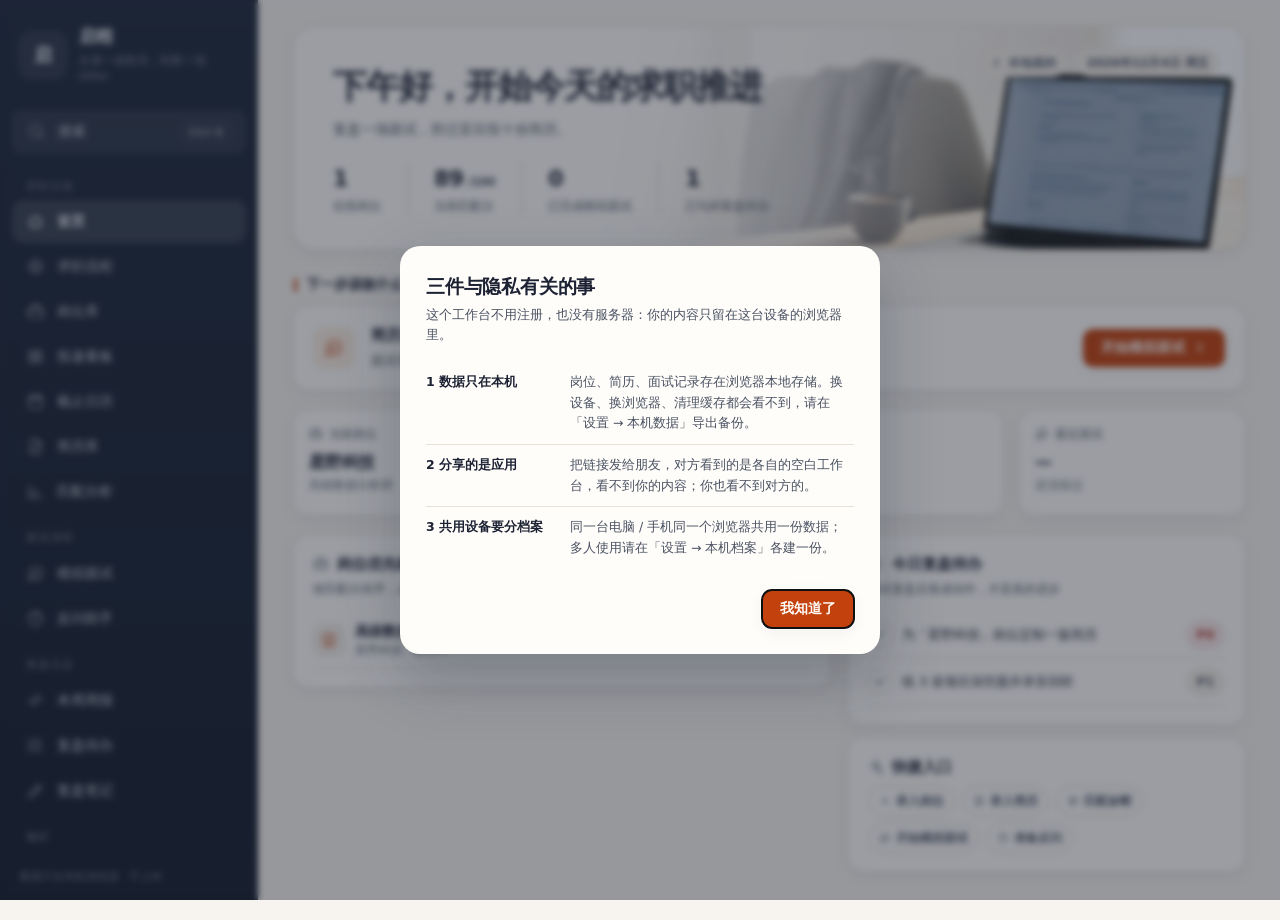
<file: index.html>
<!DOCTYPE html>
<html lang="zh-CN">
<head>
<meta charset="UTF-8" />
<meta name="viewport" content="width=device-width, initial-scale=1.0, viewport-fit=cover" />
<title>启程 · 从第一份简历，到第一份 Offer</title>
<meta name="description" content="启程 — 本地优先的求职工作台：岗位管理、简历改写、模拟面试、投递看板与周报复盘。" />
<meta name="robots" content="noindex,nofollow,noarchive" />
<meta name="referrer" content="no-referrer" />
<meta name="format-detection" content="telephone=no,email=no,address=no" />
<meta name="theme-color" content="#141C2B" />
<link rel="icon" href="assets/icons/qicheng.svg" />
<link rel="apple-touch-icon" href="assets/icons/qicheng-192.png" />
<link rel="manifest" href="manifest.webmanifest" />
<link rel="stylesheet" href="assets/css/app.css" />
</head>
<body>
<button class="skip-link" id="skip-link" type="button">跳到主内容</button>
<div class="mtopbar" id="mtopbar">
  <button class="iconbtn" id="mnav" aria-label="打开菜单" style="border:none;background:transparent">
    <svg viewBox="0 0 24 24" width="22" height="22" fill="none" stroke="currentColor" stroke-width="2" stroke-linecap="round"><path d="M4 7h16M4 12h16M4 17h16"/></svg>
  </button>
  <span class="mt-title">启程</span>
  <button class="iconbtn" id="msearch" aria-label="全局搜索" style="border:none;background:transparent">
    <svg viewBox="0 0 24 24" width="21" height="21" fill="none" stroke="currentColor" stroke-width="2" stroke-linecap="round"><circle cx="11" cy="11" r="7"/><path d="M21 21l-4.5-4.5"/></svg>
  </button>
  <span class="mt-tag" id="mt-tag">本机存储</span>
</div>
<div class="scrim" id="scrim"></div>
<div class="layout">
  <!-- sidebar -->
  <aside class="sidebar">
    <div class="brand">
      <div class="ava" id="ava" title="点击更换头像"><span class="ava-ph" id="avaPh">启</span><img alt="头像" id="avaImg" style="display:none"/><span class="cam" id="avaCam"></span></div>
      <input type="file" id="avatarInput" accept="image/*" hidden/>
      <div><h1 id="brandName">启程</h1><p id="brandSlogan">从第一份简历，到第一份 Offer</p></div>
    </div>
    <nav class="nav" id="nav"></nav>
    <div class="foot" id="foot">数据只在本机浏览器 · 不上传</div>
  </aside>
  <!-- main -->
  <main class="main" id="main" tabindex="-1"><div id="screen"></div></main>
</div>
<nav class="tabbar" id="tabbar" aria-label="移动端主导航"></nav>

<!-- 源码按分节拆分；defer 保证按文档顺序执行，等价于原先的单文件 -->
<script src="assets/js/parts/01-core.js" defer></script>
<script src="assets/js/parts/02-data.js" defer></script>
<script src="assets/js/parts/03-search.js" defer></script>
<script src="assets/js/parts/04-ui.js" defer></script>
<script src="assets/js/parts/05-jobs.js" defer></script>
<script src="assets/js/parts/06-resume.js" defer></script>
<script src="assets/js/parts/07-import.js" defer></script>
<script src="assets/js/parts/08-match.js" defer></script>
<script src="assets/js/parts/09-ai.js" defer></script>
<script src="assets/js/parts/10-settings.js" defer></script>
<script src="assets/js/parts/11-keyvault.js" defer></script>
<script src="assets/js/parts/12-interview.js" defer></script>
<script src="assets/js/parts/13-reverse.js" defer></script>
<script src="assets/js/parts/14-board.js" defer></script>
<script src="assets/js/parts/15-tailor.js" defer></script>
<script src="assets/js/parts/16-boot.js" defer></script>
</body>
</html>
</file>
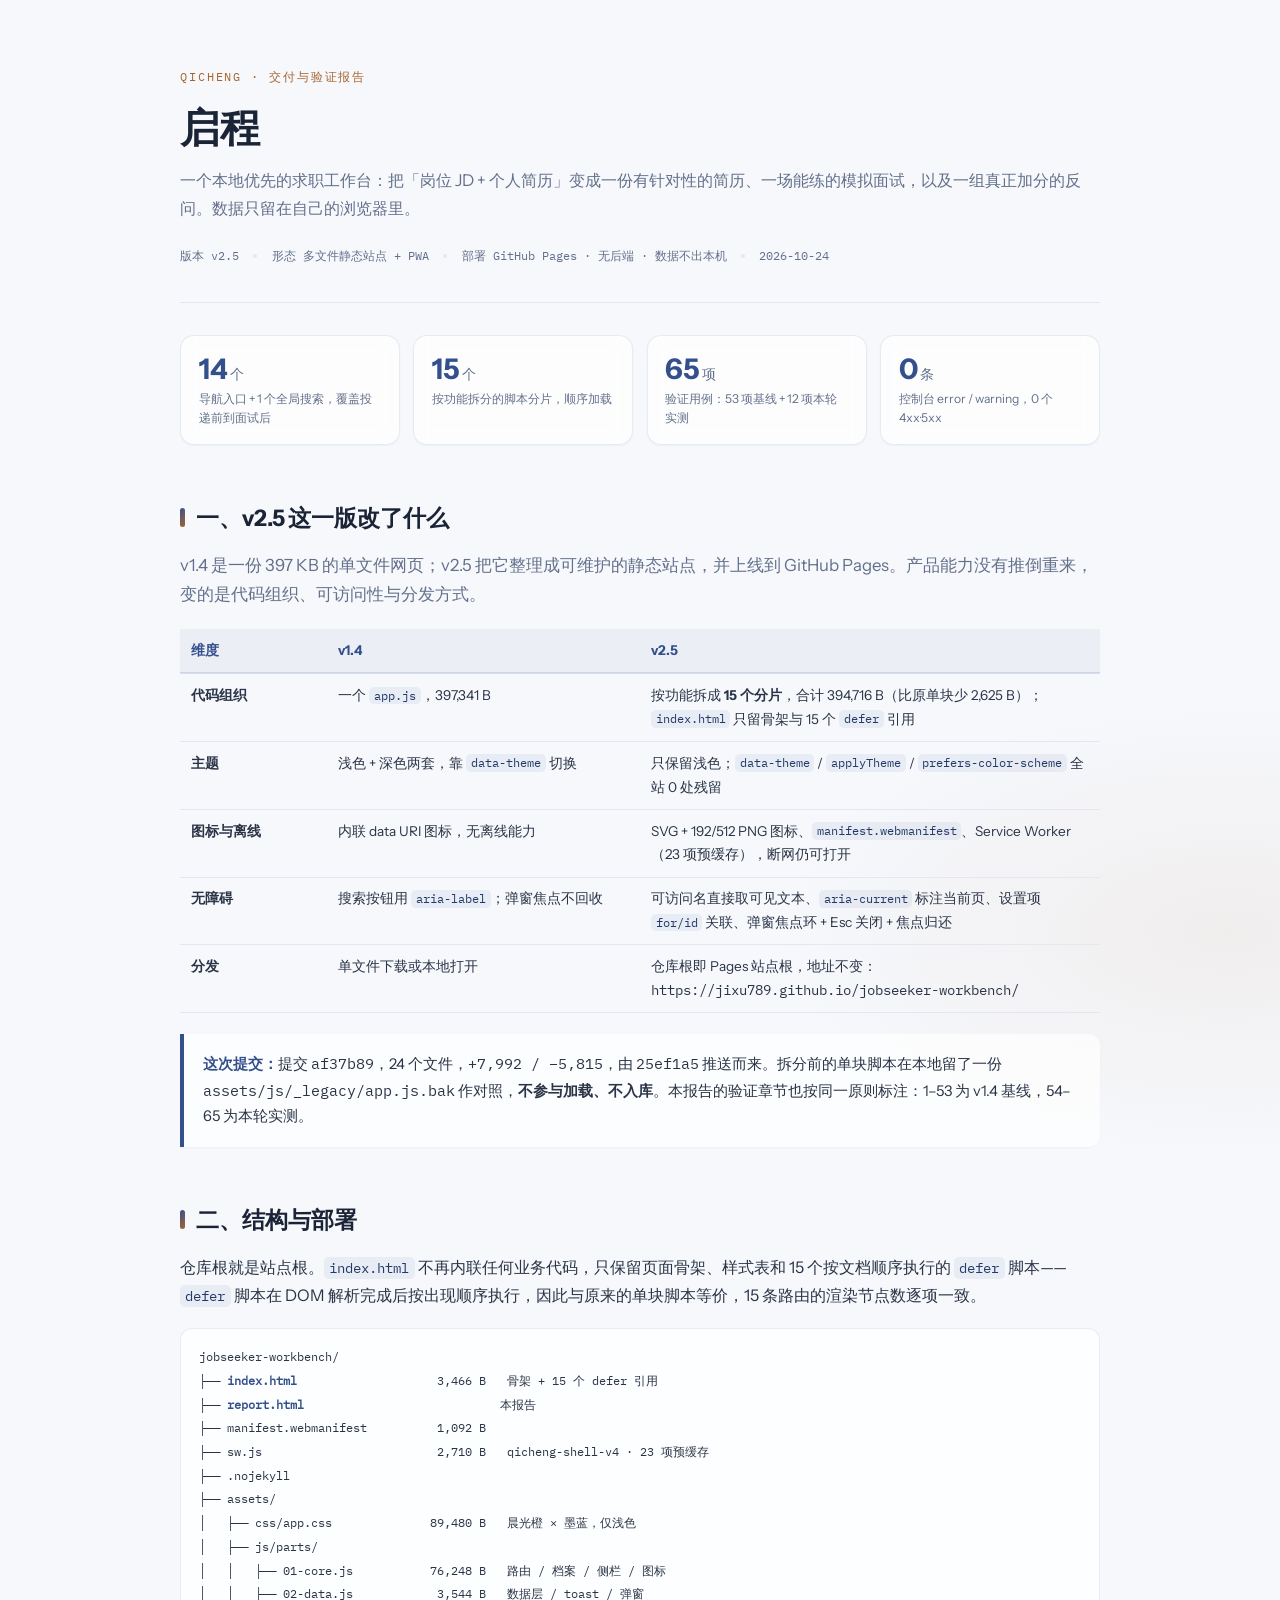
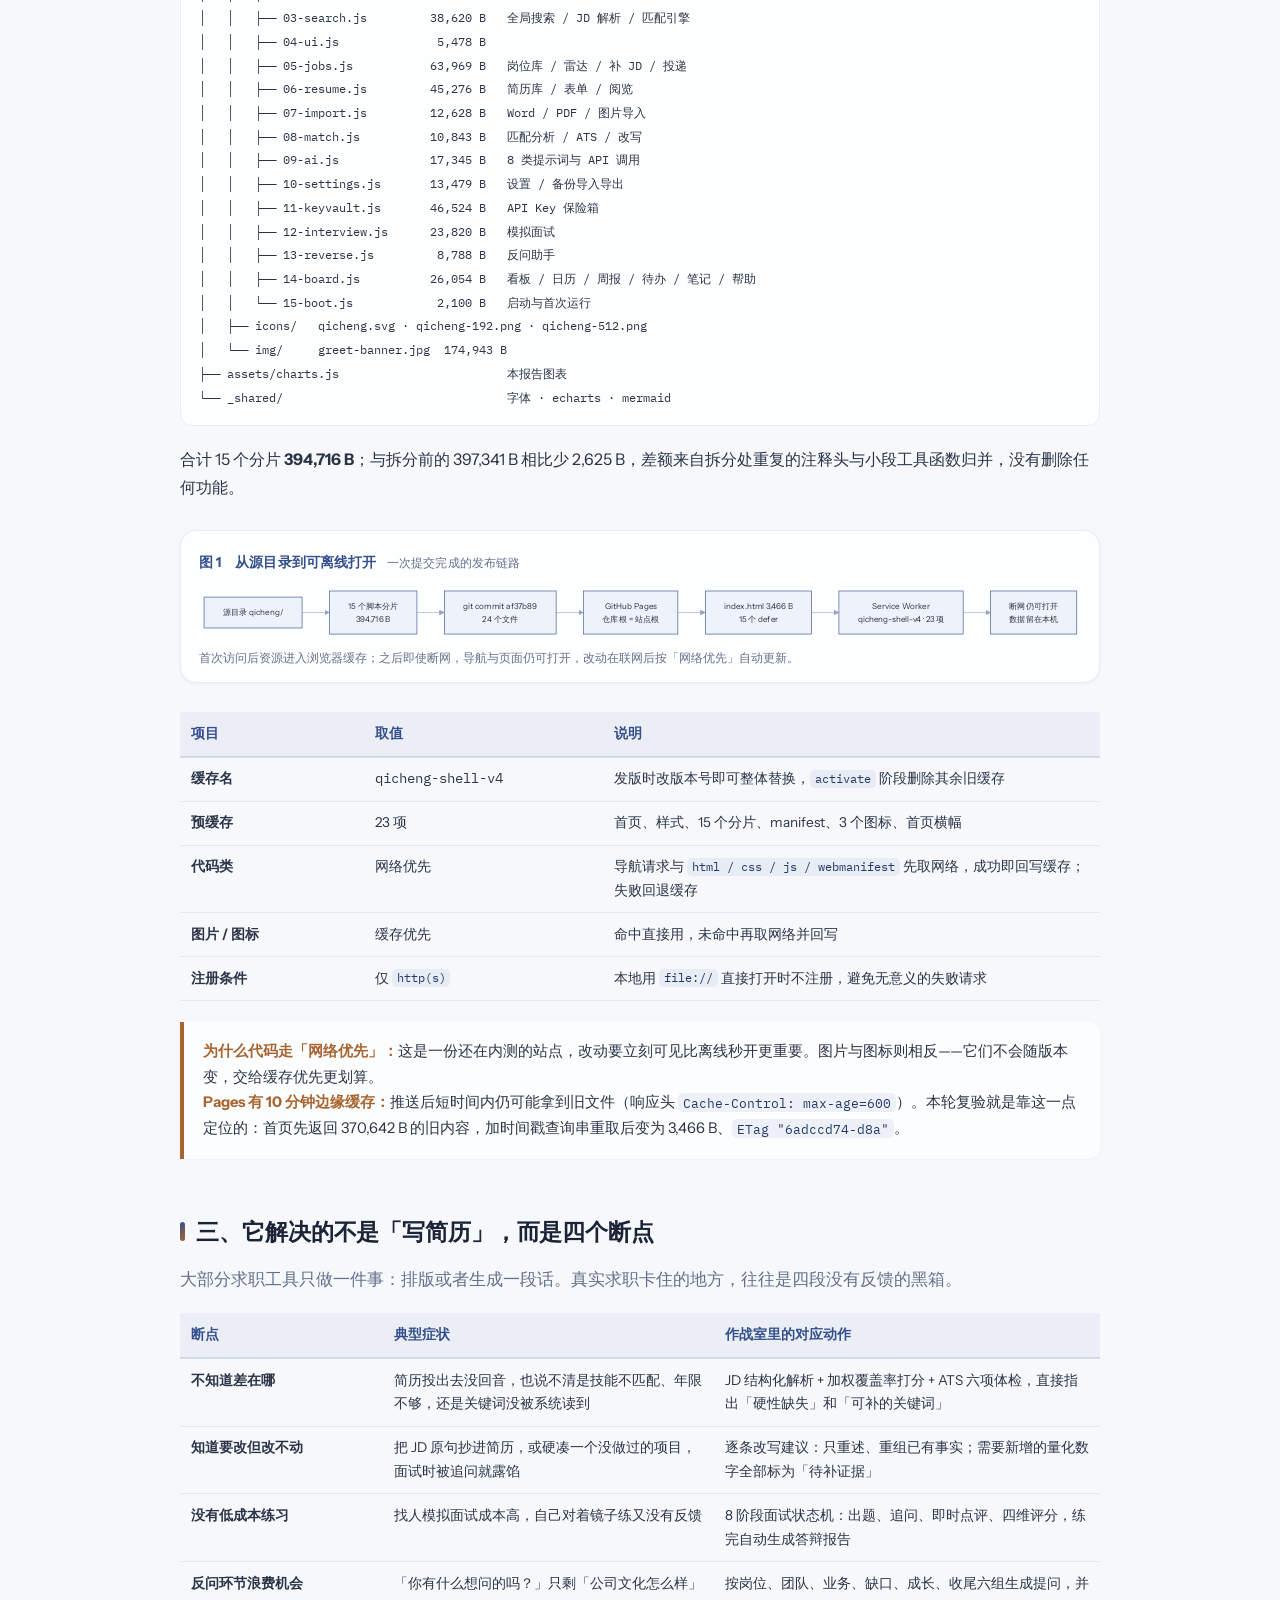
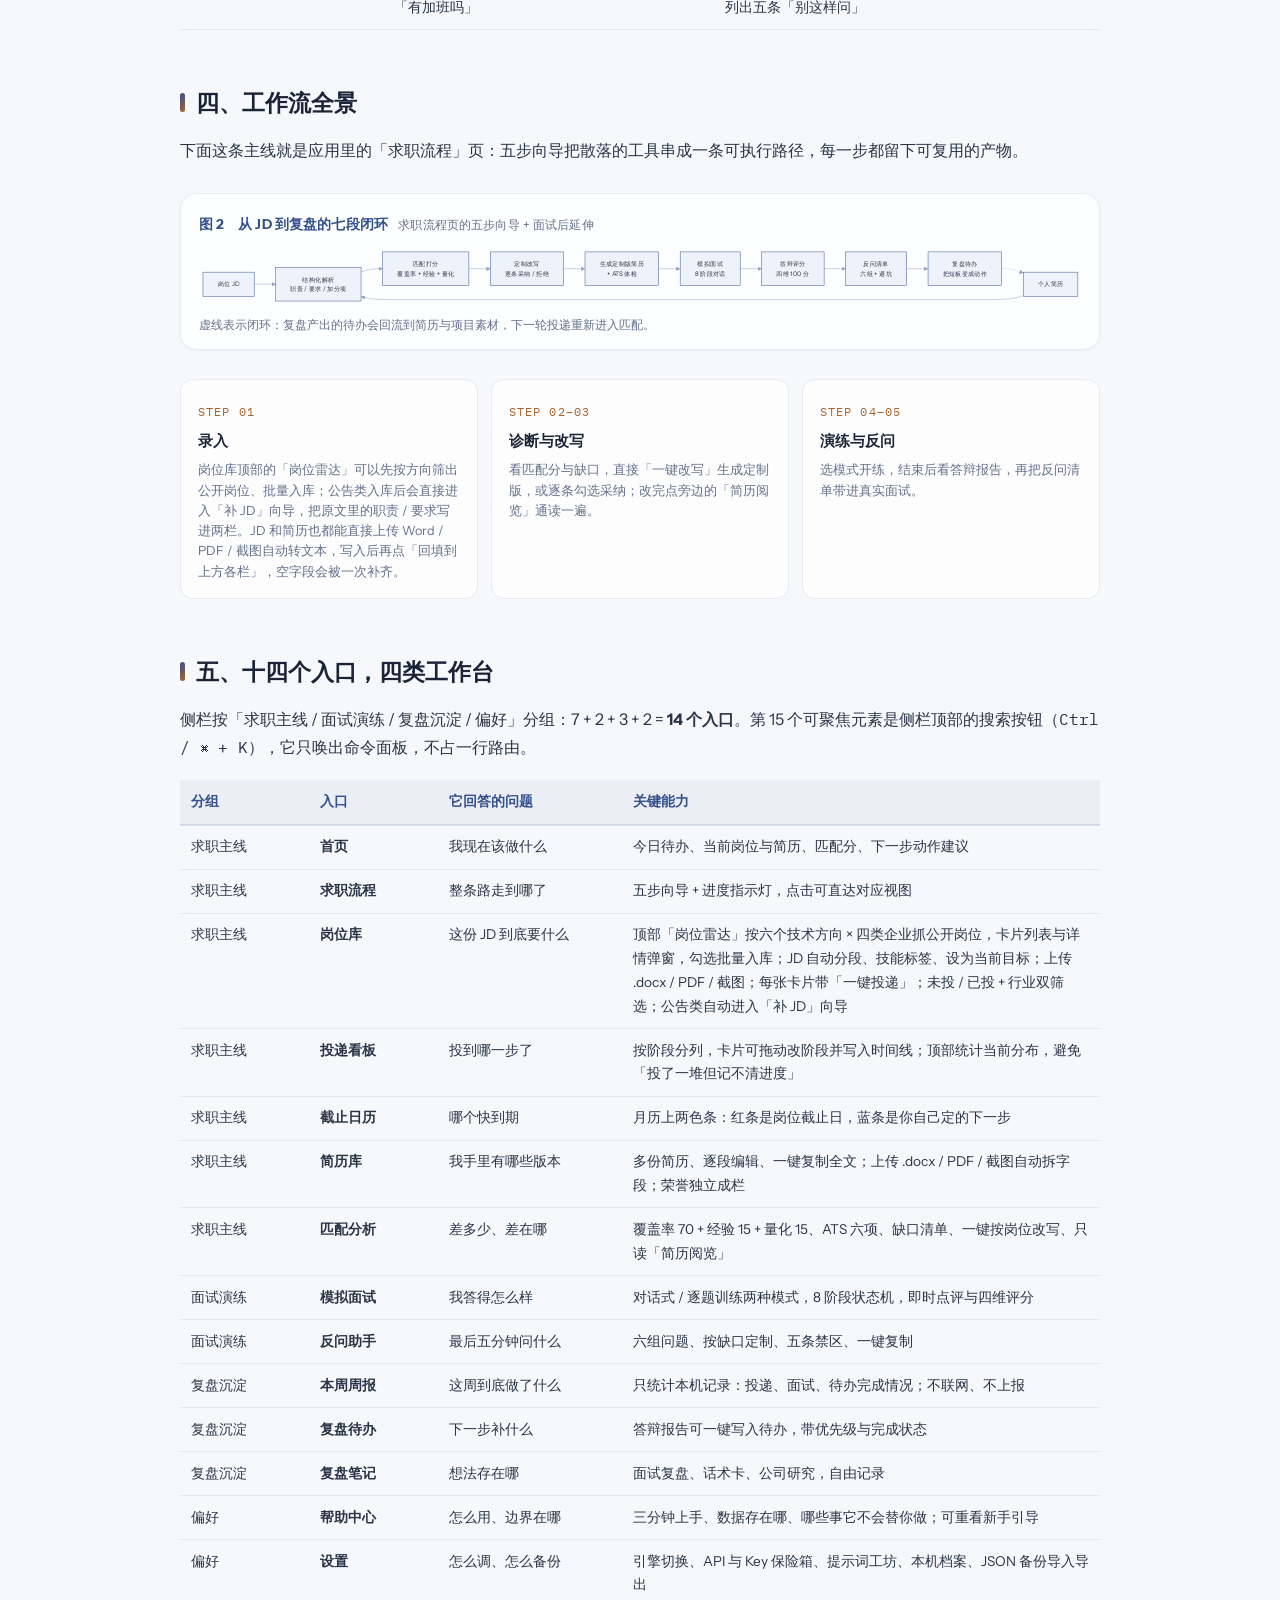
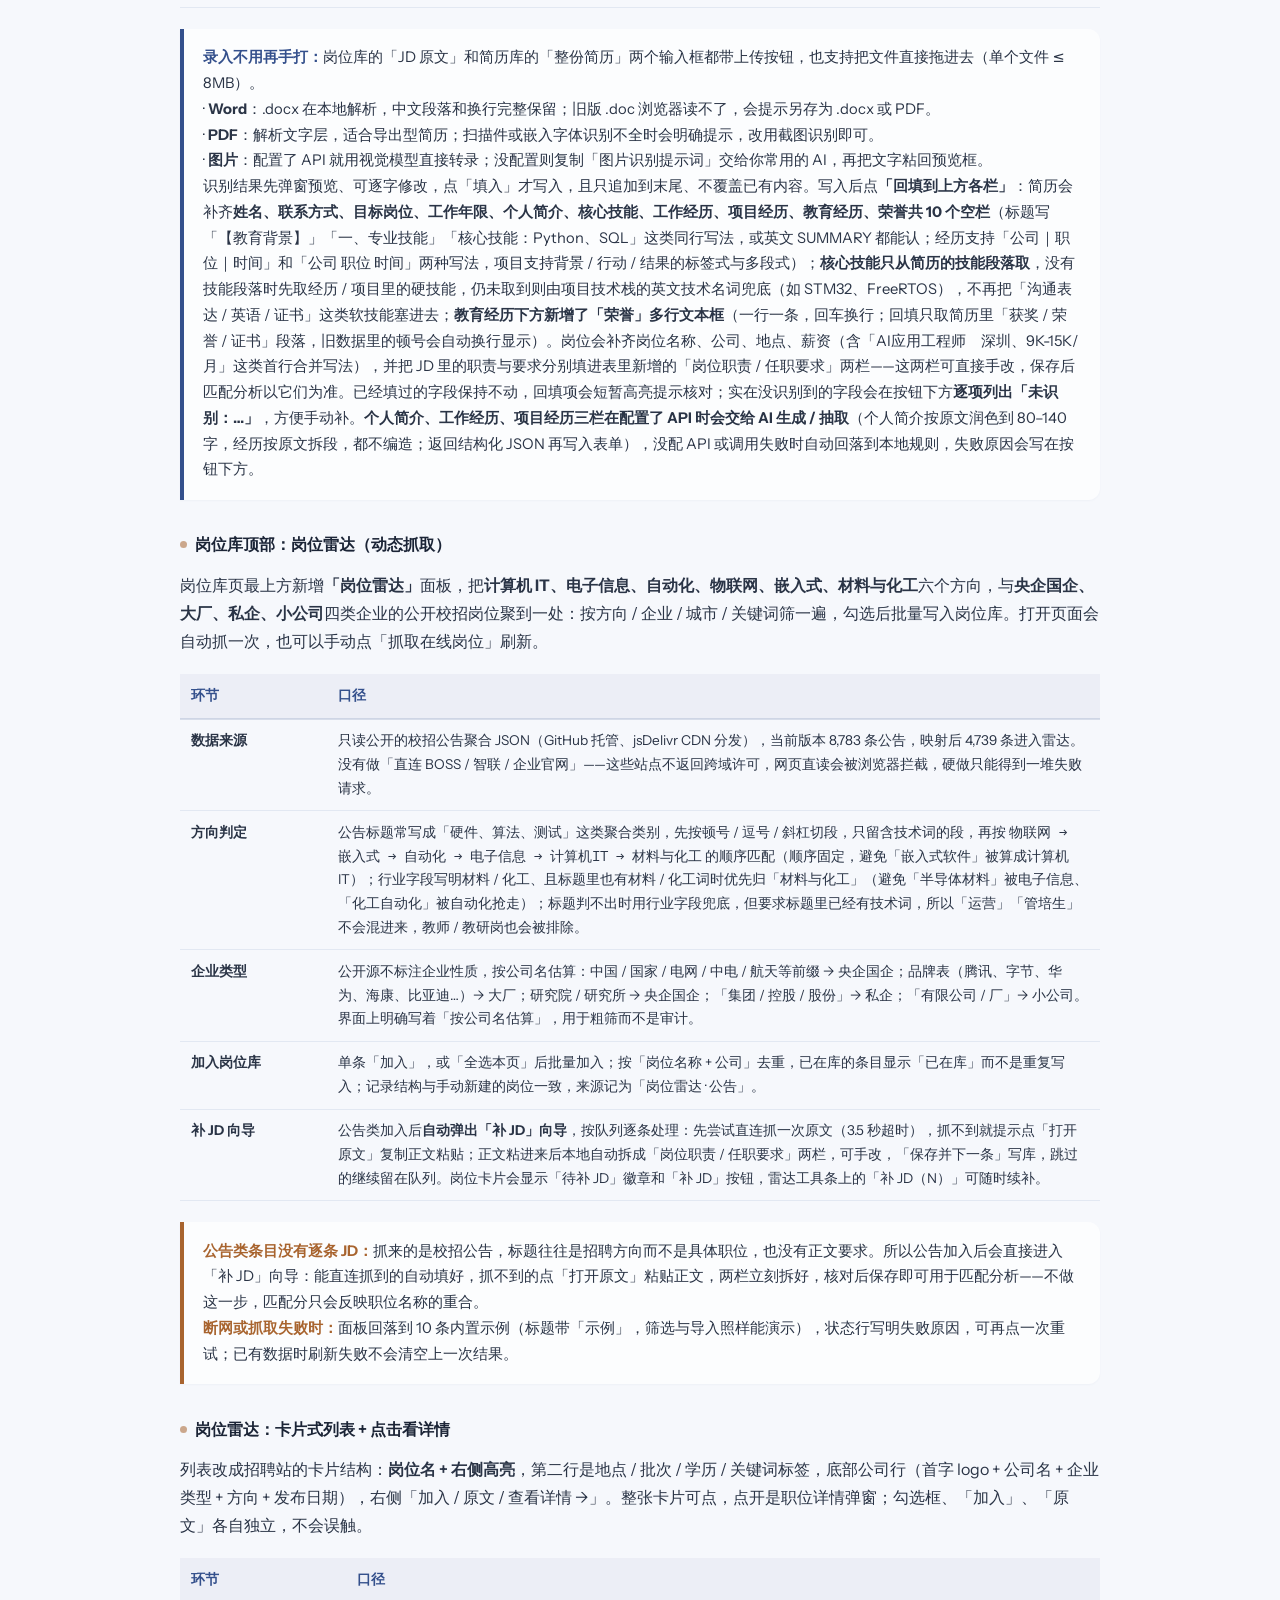
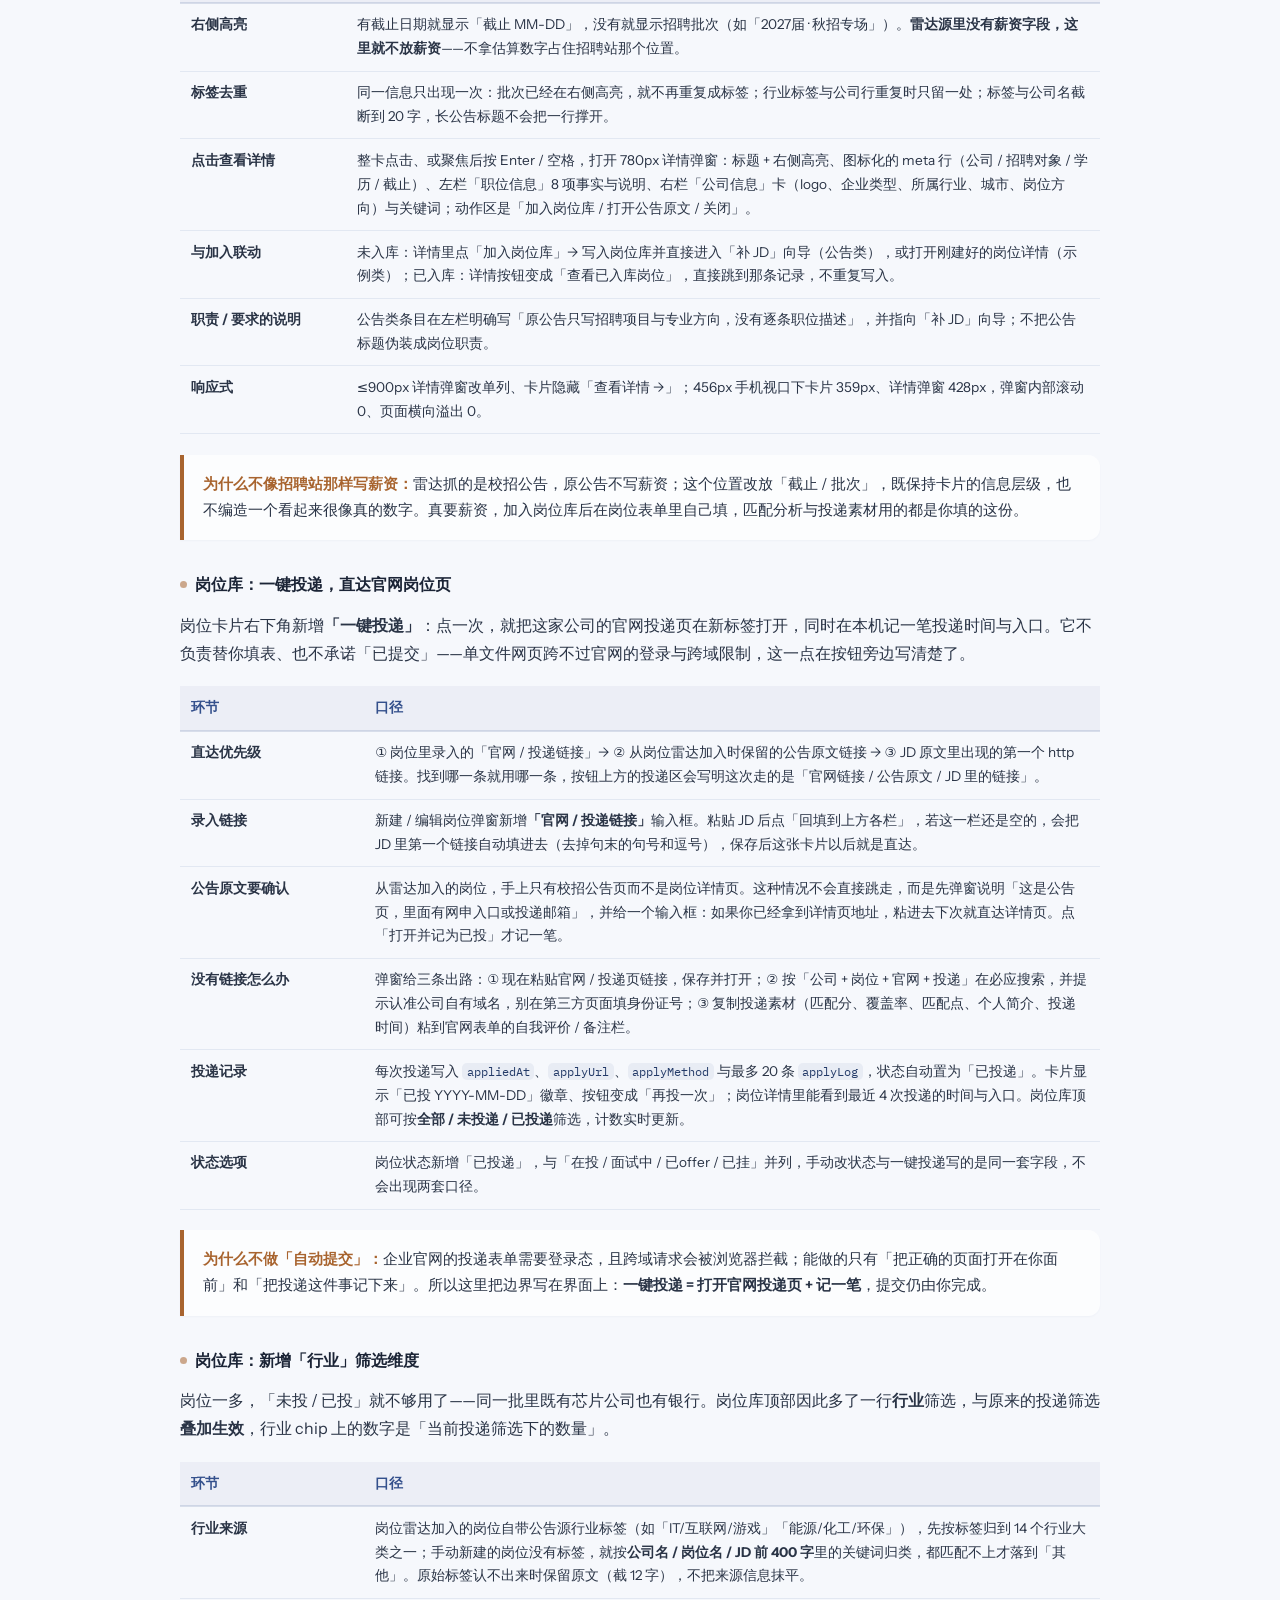
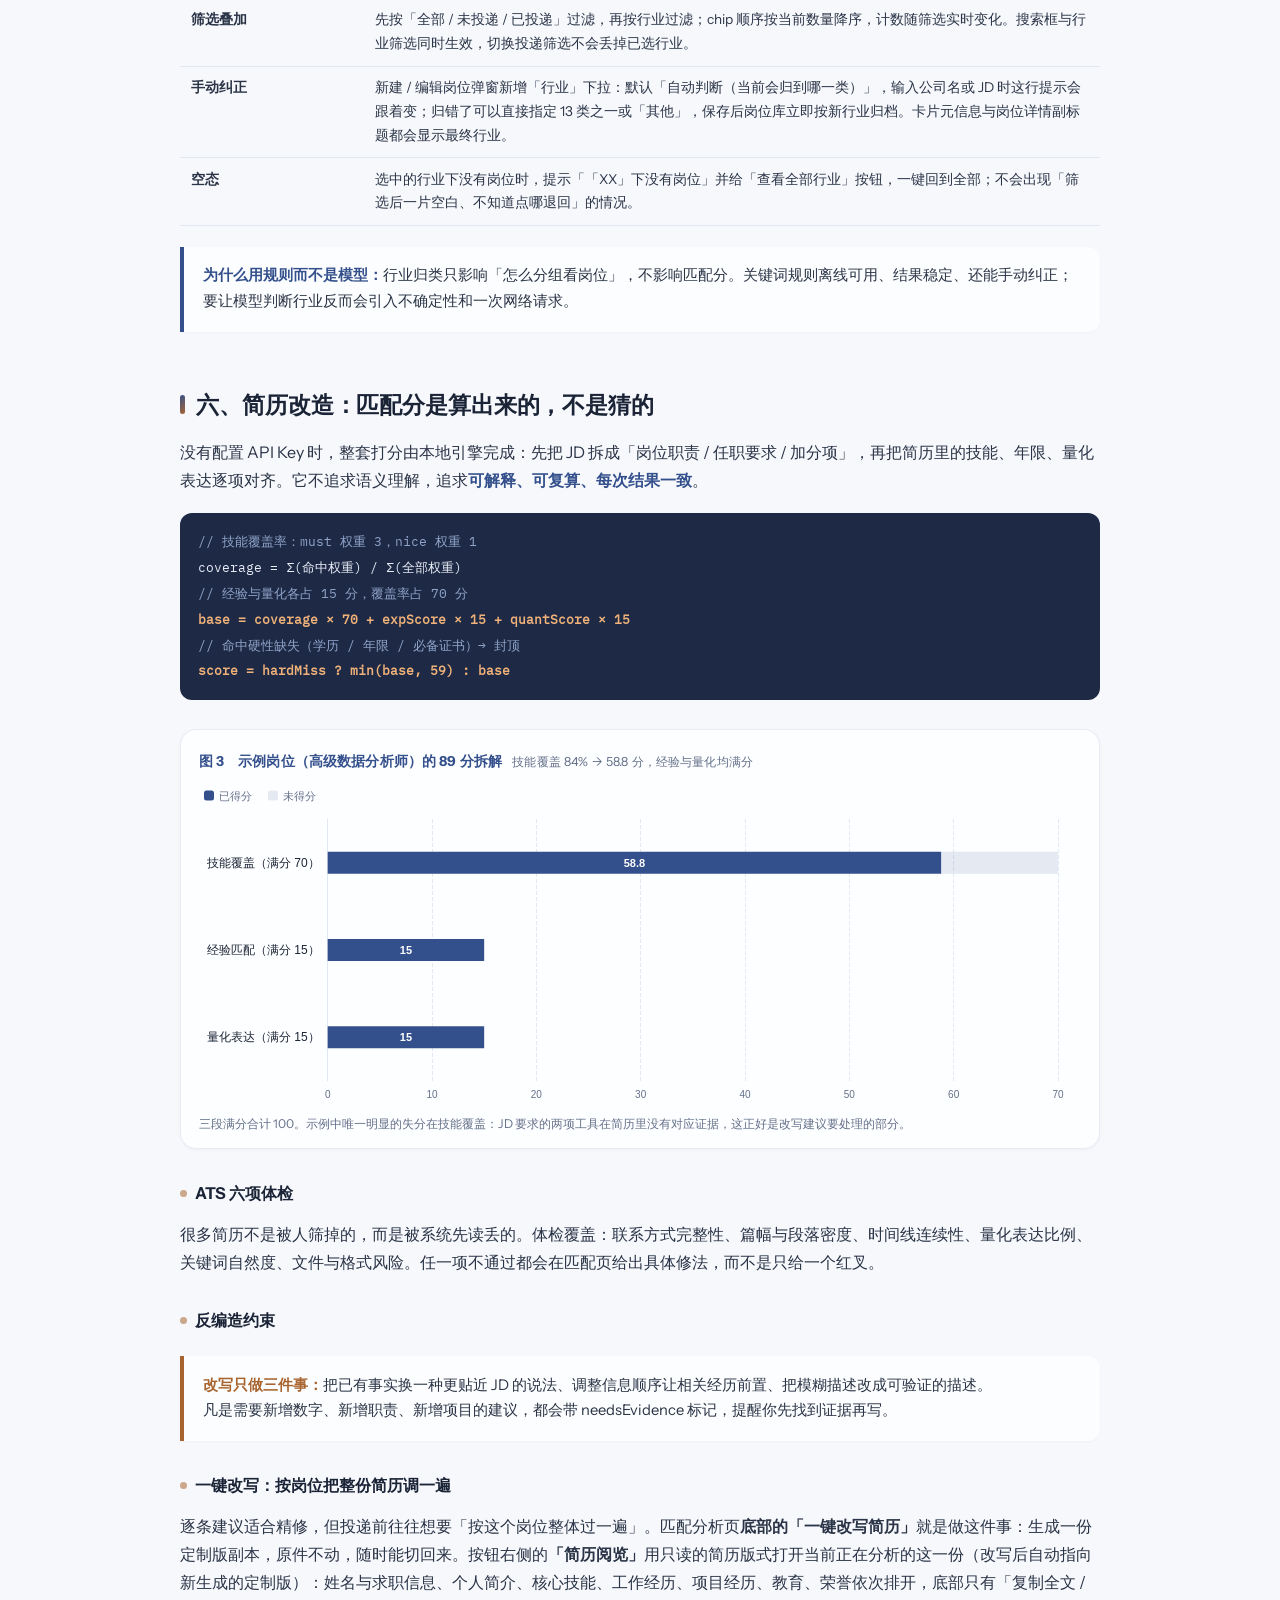
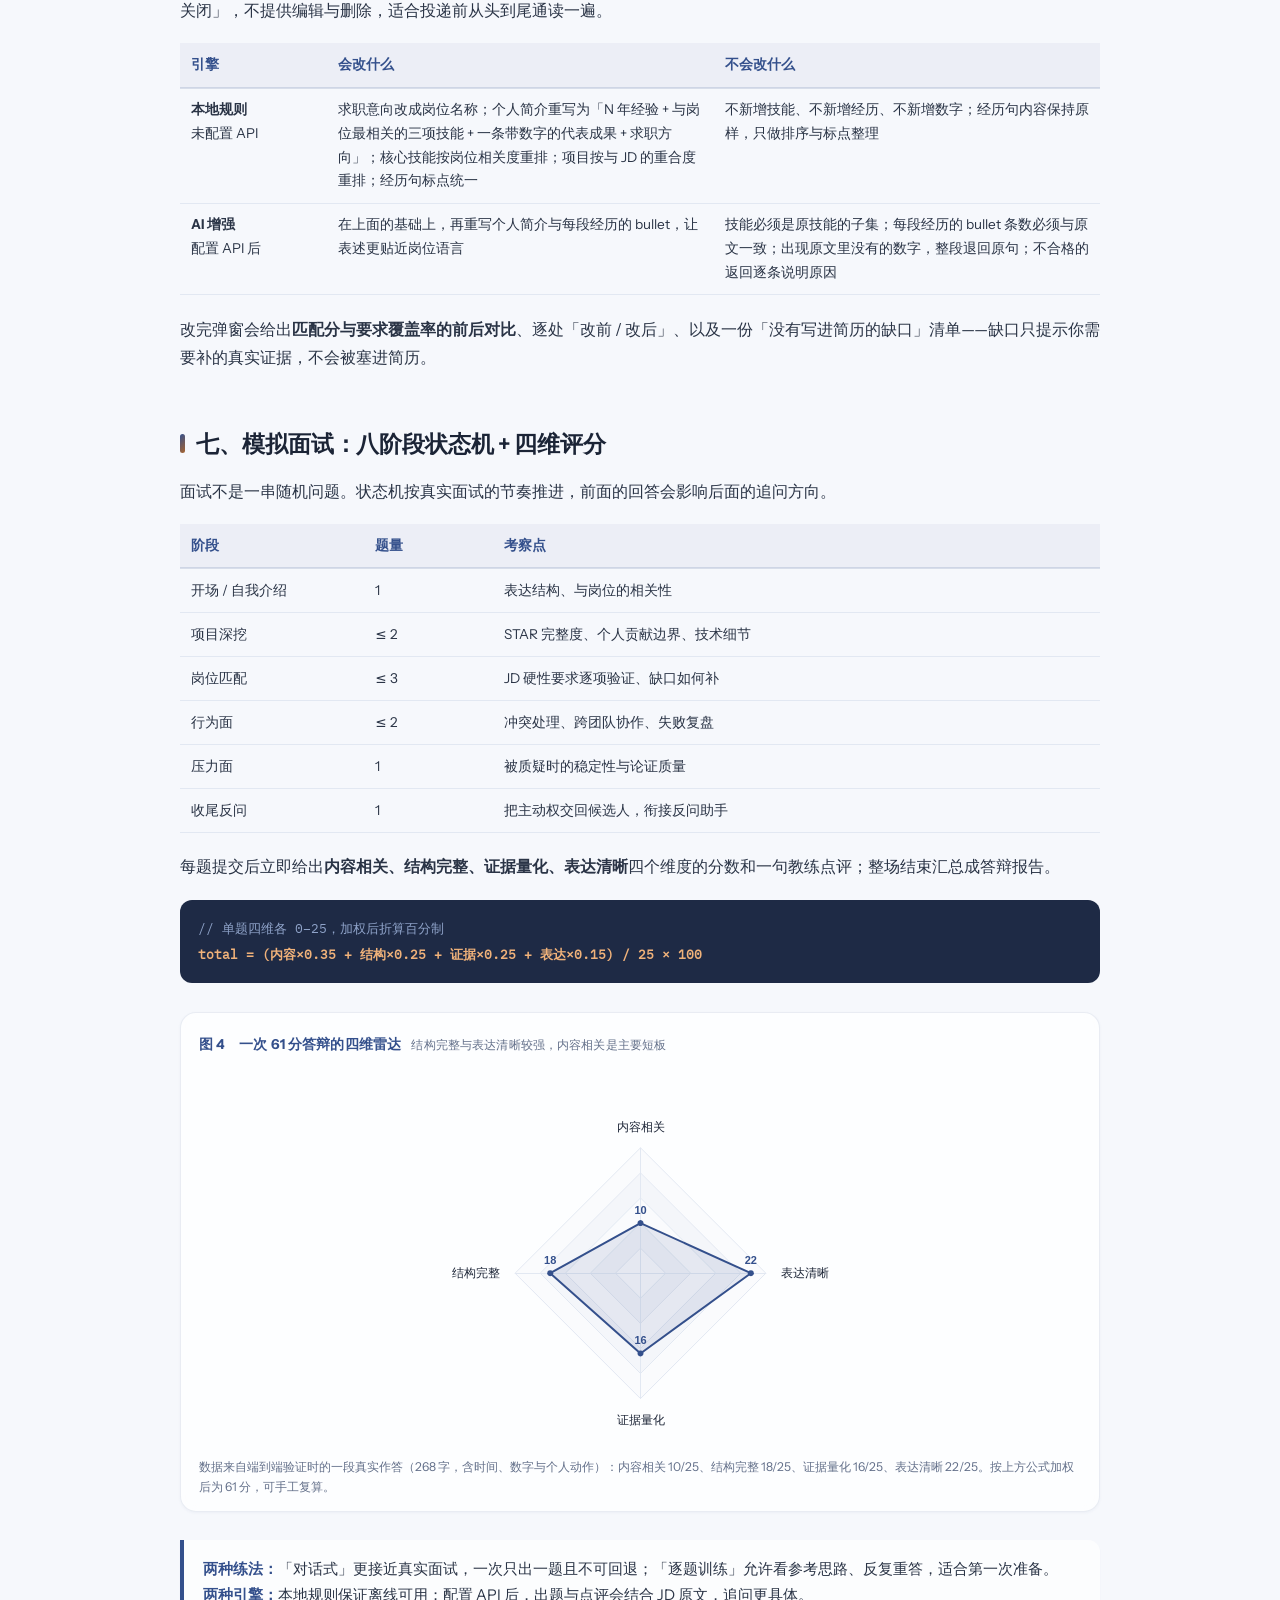
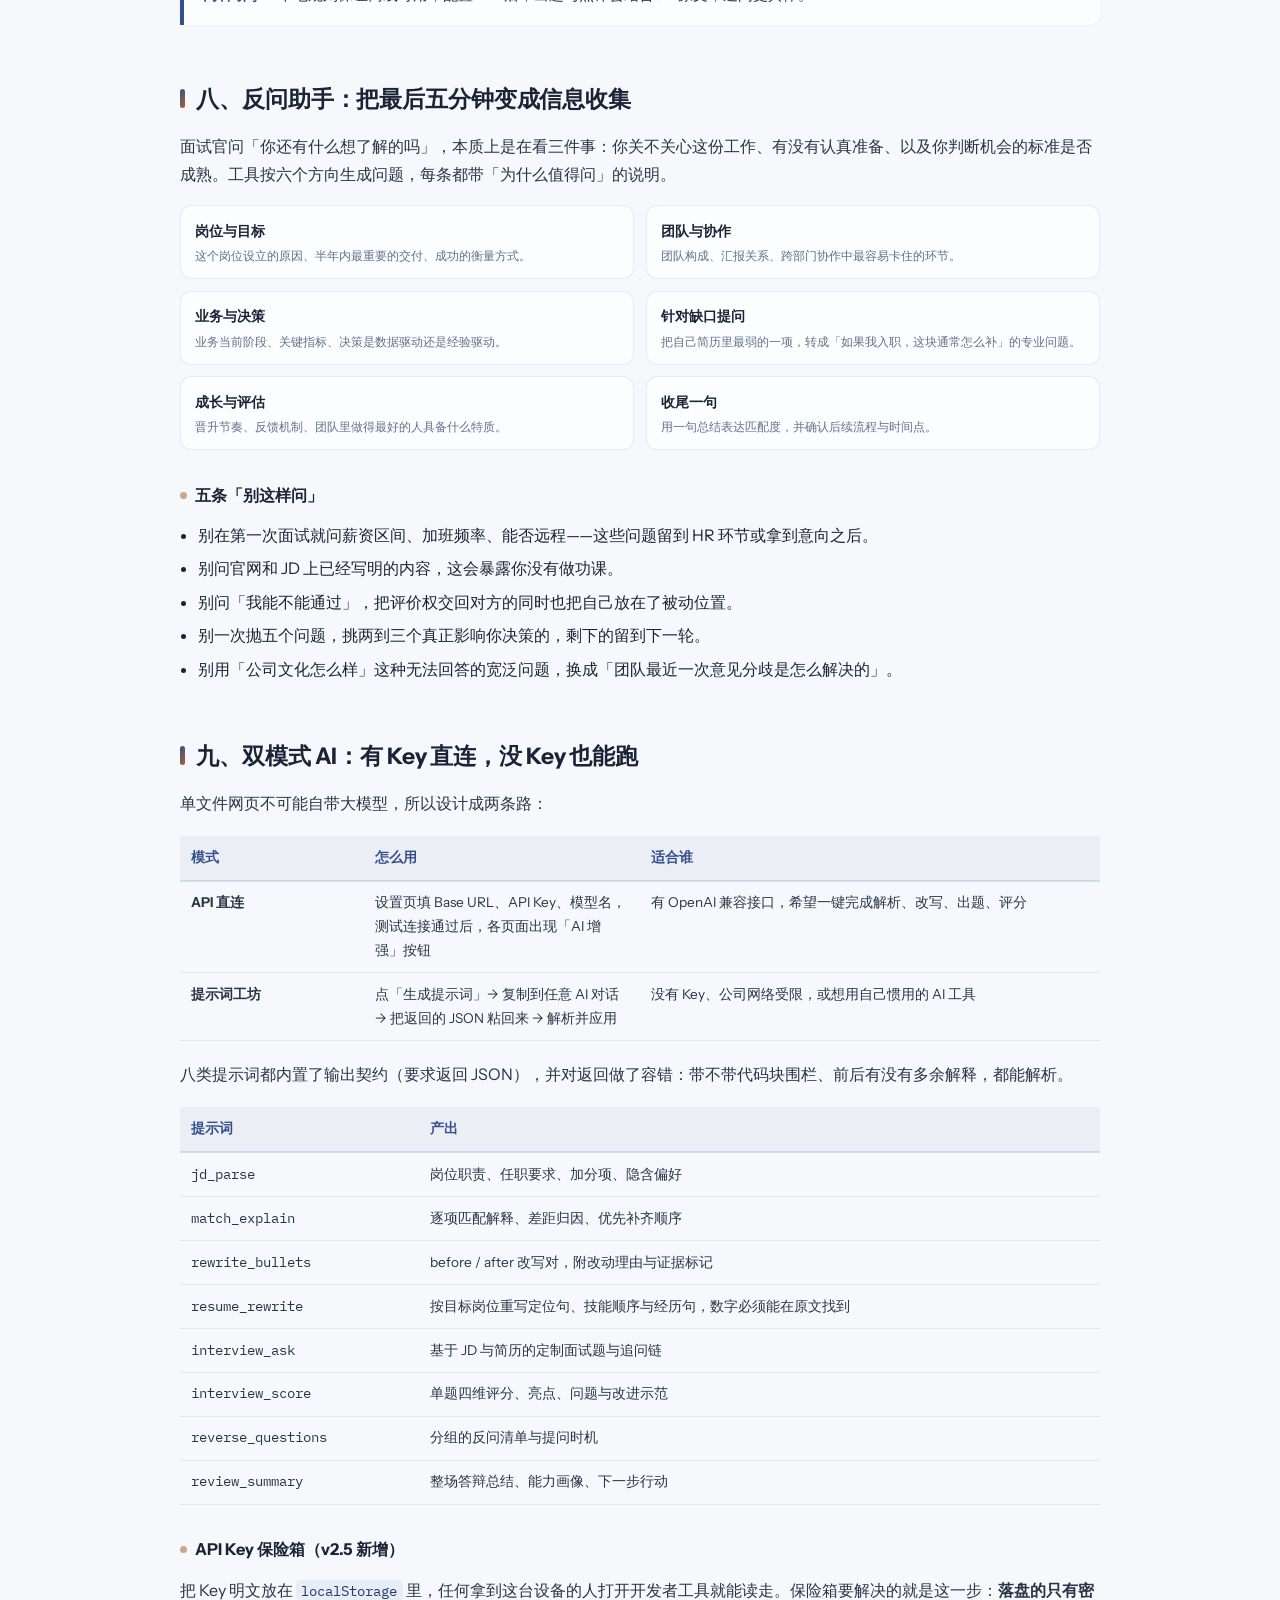
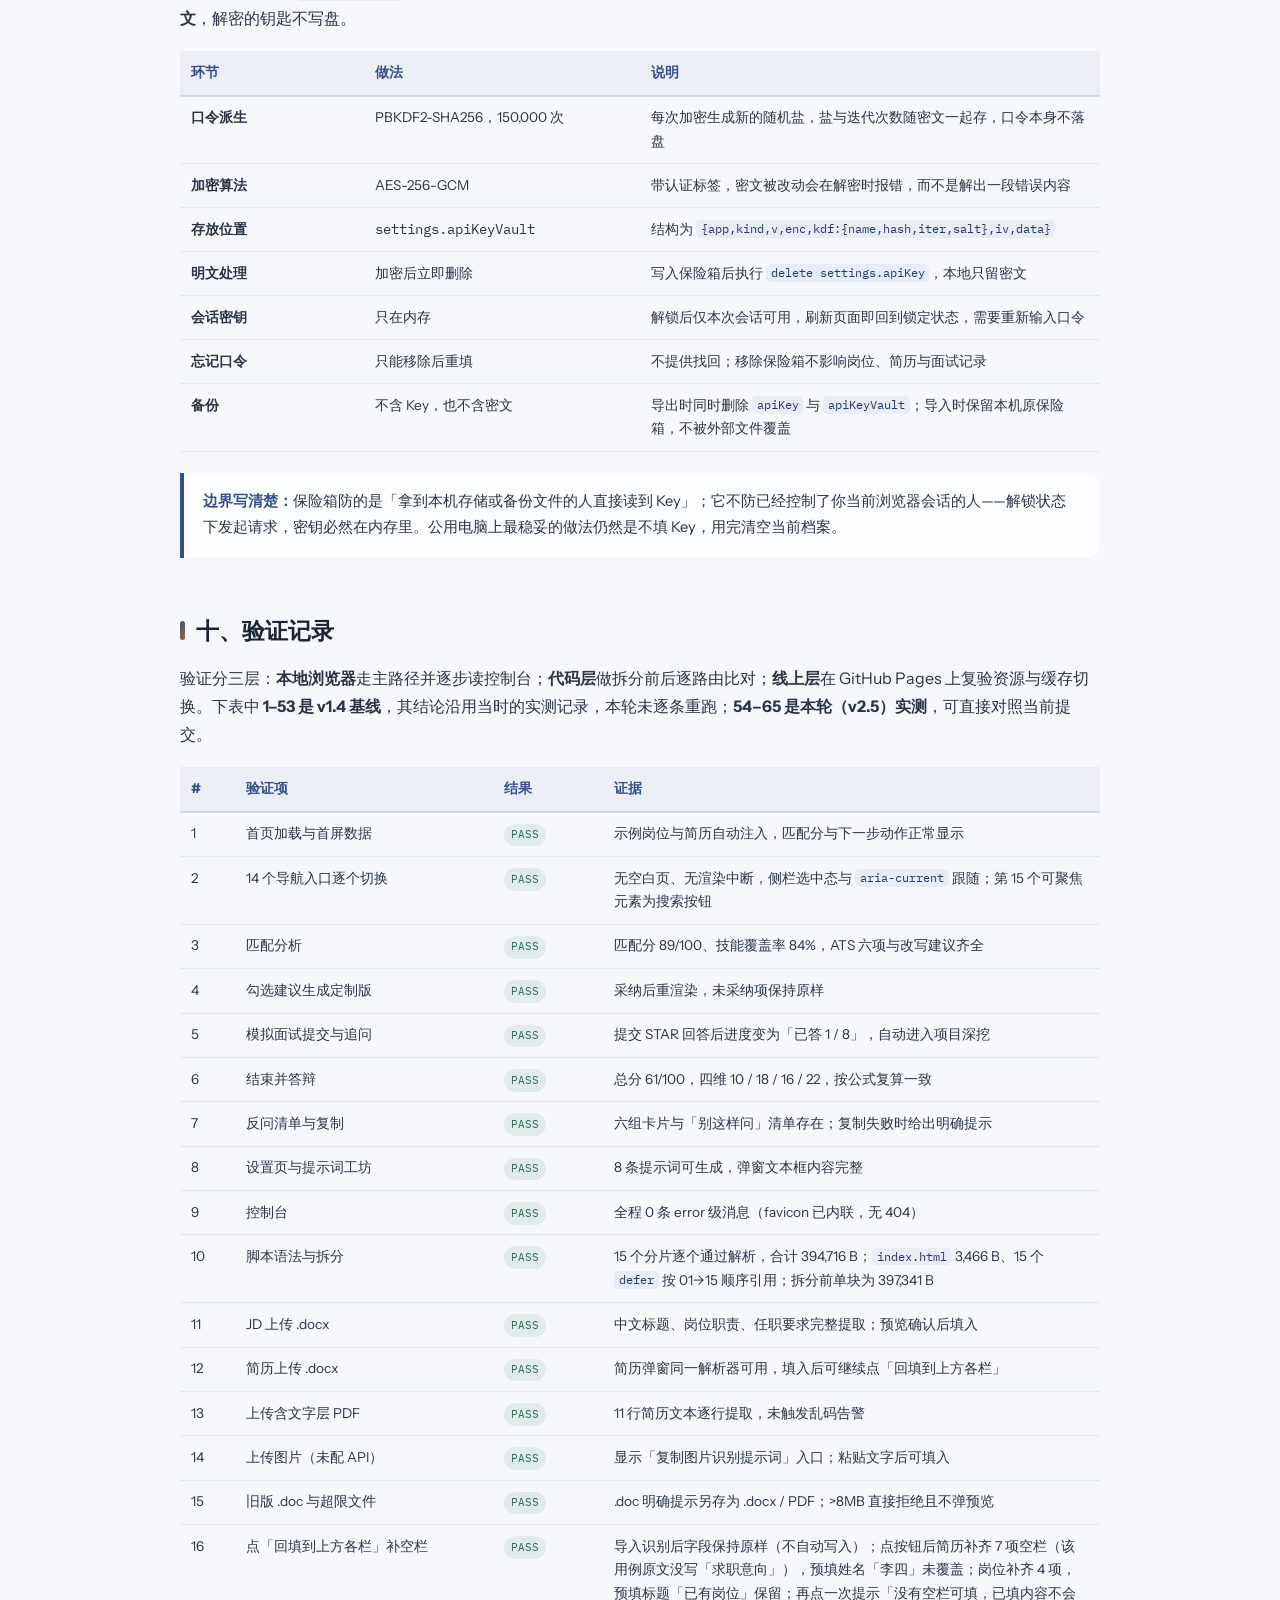
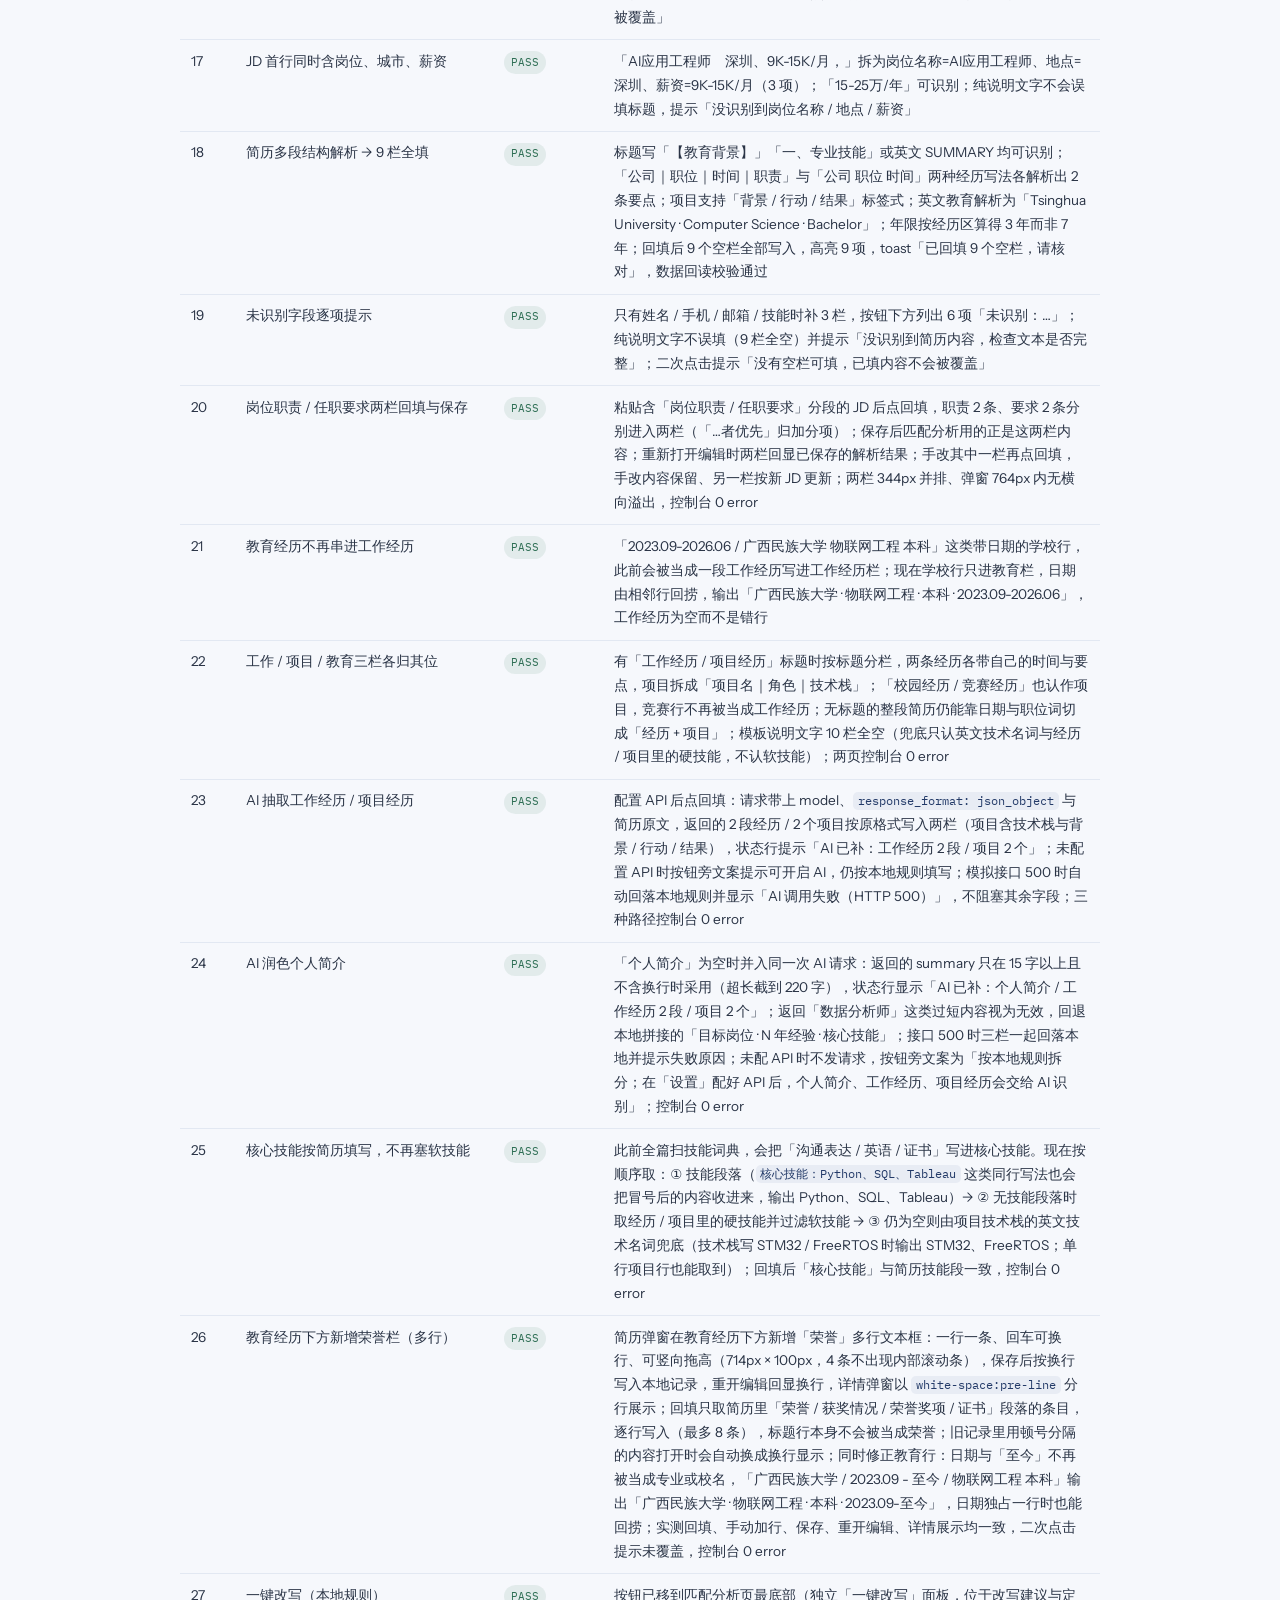
<file: report.html>
<!-- Generated by Trae Work -->
<!DOCTYPE html>
<html lang="zh-CN">
<head>
<meta charset="UTF-8">
<meta name="viewport" content="width=device-width, initial-scale=1.0">
<title>启程 · 产品说明与验证报告（v2.5）</title>
<link rel="icon" href="data:image/svg+xml,%3Csvg xmlns='http://www.w3.org/2000/svg' viewBox='0 0 24 24'%3E%3Crect width='24' height='24' rx='6' fill='%2334508c'/%3E%3Cpath d='M5 17V9m5 8V5m5 12v-6' stroke='%23fff' stroke-width='2.4' stroke-linecap='round'/%3E%3C/svg%3E" />
<style>
  @font-face { font-family:'Instrument Sans'; src:url('./_shared/fonts/InstrumentSans-Regular.ttf') format('truetype'); font-weight:400; font-display:swap; }
  @font-face { font-family:'Instrument Sans'; src:url('./_shared/fonts/InstrumentSans-Bold.ttf') format('truetype'); font-weight:700; font-display:swap; }
  @font-face { font-family:'IBM Plex Mono'; src:url('./_shared/fonts/IBMPlexMono-Regular.ttf') format('truetype'); font-weight:400; font-display:swap; }

  :root{
    --bg:#f6f8fc;
    --bg2:#ffffff;
    --ink:#1b2436;
    --muted:#63708a;
    --rule:#e2e8f2;
    --accent:#34508c;
    --accent2:#a8642f;
    --font:'Instrument Sans','PingFang SC','Microsoft YaHei',system-ui,sans-serif;
    --font-mono:'IBM Plex Mono','SFMono-Regular',Consolas,monospace;
    --max:920px;
  }
  *{box-sizing:border-box;margin:0;padding:0}
  html{font-size:16px;scroll-behavior:smooth;-webkit-text-size-adjust:100%}
  body{
    font-family:var(--font);color:var(--ink);line-height:1.75;
    background:
      radial-gradient(900px 420px at 12% -6%, rgba(52,80,140,.09), transparent 62%),
      radial-gradient(760px 380px at 96% 4%, rgba(168,100,47,.07), transparent 60%),
      radial-gradient(880px 520px at 50% 104%, rgba(52,80,140,.06), transparent 64%),
      var(--bg);
    padding:3.2rem 1.25rem 4rem;
  }
  article.page{max-width:var(--max);margin:0 auto}

  /* ---------- cover ---------- */
  header.cover{padding:1rem 0 2.2rem;border-bottom:1px solid var(--rule)}
  .kicker{font-family:var(--font-mono);font-size:.74rem;letter-spacing:.16em;text-transform:uppercase;color:var(--accent2);margin-bottom:1rem}
  h1{font-size:2.5rem;line-height:1.22;font-weight:700;letter-spacing:-.01em}
  h1 span{display:block;font-size:1.02rem;font-weight:400;color:var(--muted);letter-spacing:0;margin-top:.9rem;line-height:1.7}
  .meta-line{display:flex;flex-wrap:wrap;gap:.5rem .9rem;margin-top:1.4rem;font-size:.78rem;color:var(--muted);font-family:var(--font-mono)}
  .meta-line i{width:4px;height:4px;border-radius:50%;background:var(--rule);align-self:center;font-style:normal}

  /* ---------- metrics ---------- */
  .metrics{display:grid;grid-template-columns:repeat(4,1fr);gap:.85rem;margin:2rem 0 .4rem}
  .metric{background:rgba(255,255,255,.74);backdrop-filter:blur(10px);border:1px solid rgba(52,80,140,.11);
    border-radius:14px;padding:1.05rem 1.1rem;box-shadow:0 1px 2px rgba(52,80,140,.05)}
  .metric b{display:block;font-size:1.78rem;line-height:1.1;font-weight:700;color:var(--accent)}
  .metric b em{font-style:normal;font-size:.9rem;color:var(--muted);font-weight:400;margin-left:2px}
  .metric span{display:block;margin-top:.4rem;font-size:.76rem;color:var(--muted);line-height:1.5}

  /* ---------- sections ---------- */
  main section{margin-top:3.4rem}
  h2{font-size:1.42rem;font-weight:700;letter-spacing:-.005em;display:flex;align-items:baseline;gap:.7rem}
  h2::before{content:"";width:5px;height:1.18rem;border-radius:3px;background:linear-gradient(135deg,var(--accent),var(--accent2));transform:translateY(1px);flex:0 0 auto}
  h3{font-size:1.02rem;font-weight:700;margin:1.9rem 0 .6rem;color:var(--ink)}
  h3::before{content:"";display:inline-block;width:7px;height:7px;margin-right:.5rem;border-radius:50%;background:var(--accent2);opacity:.55;vertical-align:2px}
  p{margin:.75rem 0;color:#2a3446}
  .lead{font-size:1.05rem;color:var(--muted)}
  ul,ol{margin:.7rem 0 .7rem 1.15rem}
  li{margin:.35rem 0}
  strong{font-weight:700}
  mark.key{background:none;color:var(--accent);font-weight:700}
  code{font-family:var(--font-mono);font-size:.85em;background:rgba(52,80,140,.07);padding:.12em .4em;border-radius:5px;color:#233a68}
  .mono{font-family:var(--font-mono)}

  /* ---------- callout ---------- */
  .callout{margin:1.3rem 0;padding:1.05rem 1.2rem;background:rgba(255,255,255,.72);border-left:4px solid var(--accent2);
    border-radius:0 12px 12px 0;font-size:.92rem;color:#2a3446;box-shadow:0 1px 2px rgba(52,80,140,.04)}
  .callout b{color:var(--accent2)}
  .callout.blue{border-left-color:var(--accent)}
  .callout.blue b{color:var(--accent)}

  /* ---------- figure / chart ---------- */
  figure.chart-figure{margin:1.8rem 0;background:rgba(255,255,255,.78);border:1px solid rgba(52,80,140,.1);
    border-radius:16px;padding:1.15rem 1.1rem .9rem;box-shadow:0 1px 3px rgba(52,80,140,.05);backdrop-filter:blur(8px)}
  figcaption{font-size:.86rem;font-weight:700;color:var(--accent);margin-bottom:.75rem;letter-spacing:.01em}
  figcaption em{font-style:normal;font-weight:400;color:var(--muted);margin-left:.45rem;font-size:.78rem}
  .chart-figure .desc{font-size:.76rem;color:var(--muted);margin-top:.6rem;line-height:1.6}
  .mermaid-wrap{overflow-x:auto;max-width:100%}
  .mermaid-wrap .mermaid{min-width:640px;max-width:100%}
  .mermaid-wrap svg{max-width:100%;height:auto;display:block;margin:0 auto}

  /* ---------- formula ---------- */
  .formula{margin:1.2rem 0;padding:1rem 1.15rem;background:#1e2a45;color:#e8edf7;border-radius:12px;
    font-family:var(--font-mono);font-size:.83rem;line-height:1.95;overflow-x:auto}
  .formula .c{color:#8fa3c9}
  .formula .h{color:#f0b27a;font-weight:700}

  /* ---------- tables ---------- */
  .table-wrap{overflow-x:auto;margin:1.2rem 0}
  table{width:100%;border-collapse:collapse;font-size:.85rem;min-width:560px}
  th{text-align:left;font-weight:700;color:var(--accent);background:rgba(52,80,140,.055);
    padding:.62rem .7rem;border-bottom:2px solid rgba(52,80,140,.16);white-space:nowrap}
  td{padding:.6rem .7rem;border-bottom:1px solid var(--rule);color:#2a3446;vertical-align:top}
  tbody tr:hover{background:rgba(52,80,140,.025)}
  td .tag{display:inline-block;padding:.1rem .45rem;border-radius:999px;font-size:.7rem;font-family:var(--font-mono);
    background:rgba(52,80,140,.09);color:var(--accent);white-space:nowrap}
  td .tag.warn{background:rgba(168,100,47,.1);color:var(--accent2)}
  td .tag.ok{background:rgba(52,120,92,.1);color:#2f6f55}

  /* ---------- step cards ---------- */
  .steps{display:grid;grid-template-columns:repeat(3,1fr);gap:.8rem;margin:1.2rem 0}
  .step{position:relative;background:rgba(255,255,255,.72);border:1px solid rgba(52,80,140,.1);border-radius:13px;padding:1rem 1.05rem}
  .step span.no{font-family:var(--font-mono);font-size:.72rem;color:var(--accent2);letter-spacing:.1em}
  .step h4{font-size:.92rem;margin:.35rem 0 .35rem;font-weight:700}
  .step p{font-size:.79rem;color:var(--muted);margin:0;line-height:1.6}

  /* ---------- prompt grid ---------- */
  .pgrid{display:grid;grid-template-columns:repeat(2,1fr);gap:.7rem;margin:1.1rem 0}
  .prompt{background:rgba(255,255,255,.7);border:1px solid rgba(52,80,140,.1);border-radius:11px;padding:.8rem .9rem}
  .prompt b{display:block;font-size:.86rem}
  .prompt small{display:block;color:var(--muted);font-size:.75rem;line-height:1.55;margin-top:.25rem}

  /* ---------- footer ---------- */
  footer{margin-top:4rem;padding-top:1.4rem;border-top:1px solid var(--rule);font-size:.78rem;color:var(--muted);overflow-wrap:anywhere}
  footer b{color:var(--ink)}

  /* ---------- file tree ---------- */
  pre.tree{margin:1.2rem 0;padding:1rem 1.15rem;background:rgba(255,255,255,.8);border:1px solid rgba(52,80,140,.1);
    border-radius:12px;font-family:var(--font-mono);font-size:.78rem;line-height:1.9;color:#2a3446;
    overflow-x:auto;white-space:pre}
  pre.tree b{color:var(--accent);font-weight:700}
  pre.tree i{color:var(--muted);font-style:normal}

  @media (max-width:760px){
    body{padding:2.2rem 1rem 3rem}
    h1{font-size:1.9rem}
    .metrics{grid-template-columns:repeat(2,1fr)}
    .steps{grid-template-columns:1fr}
    .pgrid{grid-template-columns:1fr}
    .mermaid-wrap .mermaid{min-width:0}
    table{min-width:0;font-size:.8rem}
    th{padding:.5rem .5rem;white-space:normal}
    td{padding:.52rem .5rem}
    td code{word-break:break-all}
  }
</style>
</head>
<body>
<article class="page">

<header class="cover">
  <div class="kicker">Qicheng · 交付与验证报告</div>
  <h1>启程
    <span>一个本地优先的求职工作台：把「岗位 JD + 个人简历」变成一份有针对性的简历、一场能练的模拟面试，以及一组真正加分的反问。数据只留在自己的浏览器里。</span>
  </h1>
  <div class="meta-line">
    <span>版本 v2.5</span><i></i><span>形态 多文件静态站点 + PWA</span><i></i><span>部署 GitHub Pages · 无后端 · 数据不出本机</span><i></i><span class="mono">2026-10-24</span>
  </div>
</header>

<div class="metrics">
  <div class="metric"><b>14<em>个</em></b><span>导航入口 + 1 个全局搜索，覆盖投递前到面试后</span></div>
  <div class="metric"><b>15<em>个</em></b><span>按功能拆分的脚本分片，顺序加载</span></div>
  <div class="metric"><b>65<em>项</em></b><span>验证用例：53 项基线 + 12 项本轮实测</span></div>
  <div class="metric"><b>0<em>条</em></b><span>控制台 error / warning，0 个 4xx·5xx</span></div>
</div>

<main>

<section>
  <h2>一、v2.5 这一版改了什么</h2>
  <p class="lead">v1.4 是一份 397 KB 的单文件网页；v2.5 把它整理成可维护的静态站点，并上线到 GitHub Pages。产品能力没有推倒重来，变的是代码组织、可访问性与分发方式。</p>
  <div class="table-wrap">
    <table>
      <thead><tr><th style="width:16%">维度</th><th style="width:34%">v1.4</th><th>v2.5</th></tr></thead>
      <tbody>
        <tr><td><strong>代码组织</strong></td><td>一个 <code>app.js</code>，397,341 B</td><td>按功能拆成 <strong>15 个分片</strong>，合计 394,716 B（比原单块少 2,625 B）；<code>index.html</code> 只留骨架与 15 个 <code>defer</code> 引用</td></tr>
        <tr><td><strong>主题</strong></td><td>浅色 + 深色两套，靠 <code>data-theme</code> 切换</td><td>只保留浅色；<code>data-theme</code> / <code>applyTheme</code> / <code>prefers-color-scheme</code> 全站 0 处残留</td></tr>
        <tr><td><strong>图标与离线</strong></td><td>内联 data URI 图标，无离线能力</td><td>SVG + 192/512 PNG 图标、<code>manifest.webmanifest</code>、Service Worker（23 项预缓存），断网仍可打开</td></tr>
        <tr><td><strong>无障碍</strong></td><td>搜索按钮用 <code>aria-label</code>；弹窗焦点不回收</td><td>可访问名直接取可见文本、<code>aria-current</code> 标注当前页、设置项 <code>for/id</code> 关联、弹窗焦点环 + Esc 关闭 + 焦点归还</td></tr>
        <tr><td><strong>分发</strong></td><td>单文件下载或本地打开</td><td>仓库根即 Pages 站点根，地址不变：<span class="mono">https://jixu789.github.io/jobseeker-workbench/</span></td></tr>
      </tbody>
    </table>
  </div>
  <div class="callout blue">
    <b>这次提交：</b>提交 <span class="mono">af37b89</span>，24 个文件，<span class="mono">+7,992 / −5,815</span>，由 <span class="mono">25ef1a5</span> 推送而来。拆分前的单块脚本在本地留了一份 <span class="mono">assets/js/_legacy/app.js.bak</span> 作对照，<strong>不参与加载、不入库</strong>。本报告的验证章节也按同一原则标注：1–53 为 v1.4 基线，54–65 为本轮实测。
  </div>
</section>

<section>
  <h2>二、结构与部署</h2>
  <p>仓库根就是站点根。<code>index.html</code> 不再内联任何业务代码，只保留页面骨架、样式表和 15 个按文档顺序执行的 <code>defer</code> 脚本——<code>defer</code> 脚本在 DOM 解析完成后按出现顺序执行，因此与原来的单块脚本等价，15 条路由的渲染节点数逐项一致。</p>

  <pre class="tree">jobseeker-workbench/
├── <b>index.html</b>                    3,466 B   骨架 + 15 个 defer 引用
├── <b>report.html</b>                            本报告
├── manifest.webmanifest          1,092 B
├── sw.js                         2,710 B   qicheng-shell-v4 · 23 项预缓存
├── .nojekyll
├── assets/
│   ├── css/app.css              89,480 B   晨光橙 × 墨蓝，仅浅色
│   ├── js/parts/
│   │   ├── 01-core.js           76,248 B   路由 / 档案 / 侧栏 / 图标
│   │   ├── 02-data.js            3,544 B   数据层 / toast / 弹窗
│   │   ├── 03-search.js         38,620 B   全局搜索 / JD 解析 / 匹配引擎
│   │   ├── 04-ui.js              5,478 B
│   │   ├── 05-jobs.js           63,969 B   岗位库 / 雷达 / 补 JD / 投递
│   │   ├── 06-resume.js         45,276 B   简历库 / 表单 / 阅览
│   │   ├── 07-import.js         12,628 B   Word / PDF / 图片导入
│   │   ├── 08-match.js          10,843 B   匹配分析 / ATS / 改写
│   │   ├── 09-ai.js             17,345 B   8 类提示词与 API 调用
│   │   ├── 10-settings.js       13,479 B   设置 / 备份导入导出
│   │   ├── 11-keyvault.js       46,524 B   API Key 保险箱
│   │   ├── 12-interview.js      23,820 B   模拟面试
│   │   ├── 13-reverse.js         8,788 B   反问助手
│   │   ├── 14-board.js          26,054 B   看板 / 日历 / 周报 / 待办 / 笔记 / 帮助
│   │   └── 15-boot.js            2,100 B   启动与首次运行
│   ├── icons/   qicheng.svg · qicheng-192.png · qicheng-512.png
│   └── img/     greet-banner.jpg  174,943 B
├── assets/charts.js                        本报告图表
└── _shared/                                字体 · echarts · mermaid</pre>
  <p>合计 15 个分片 <strong>394,716 B</strong>；与拆分前的 397,341 B 相比少 2,625 B，差额来自拆分处重复的注释头与小段工具函数归并，没有删除任何功能。</p>

  <figure class="chart-figure">
    <figcaption>图 1　从源目录到可离线打开 <em>一次提交完成的发布链路</em></figcaption>
    <div class="mermaid-wrap">
      <pre class="mermaid">
flowchart LR
  S["源目录 qicheng/"] --> P["15 个脚本分片<br/>394,716 B"]
  P --> C["git commit af37b89<br/>24 个文件"]
  C --> G["GitHub Pages<br/>仓库根 = 站点根"]
  G --> I["index.html 3,466 B<br/>15 个 defer"]
  I --> W["Service Worker<br/>qicheng-shell-v4 · 23 项"]
  W --> O["断网仍可打开<br/>数据留在本机"]
      </pre>
    </div>
    <div class="desc">首次访问后资源进入浏览器缓存；之后即使断网，导航与页面仍可打开，改动在联网后按「网络优先」自动更新。</div>
  </figure>

  <div class="table-wrap">
    <table>
      <thead><tr><th style="width:20%">项目</th><th style="width:26%">取值</th><th>说明</th></tr></thead>
      <tbody>
        <tr><td><strong>缓存名</strong></td><td><span class="mono">qicheng-shell-v4</span></td><td>发版时改版本号即可整体替换，<code>activate</code> 阶段删除其余旧缓存</td></tr>
        <tr><td><strong>预缓存</strong></td><td>23 项</td><td>首页、样式、15 个分片、manifest、3 个图标、首页横幅</td></tr>
        <tr><td><strong>代码类</strong></td><td>网络优先</td><td>导航请求与 <code>html / css / js / webmanifest</code> 先取网络，成功即回写缓存；失败回退缓存</td></tr>
        <tr><td><strong>图片 / 图标</strong></td><td>缓存优先</td><td>命中直接用，未命中再取网络并回写</td></tr>
        <tr><td><strong>注册条件</strong></td><td>仅 <code>http(s)</code></td><td>本地用 <code>file://</code> 直接打开时不注册，避免无意义的失败请求</td></tr>
      </tbody>
    </table>
  </div>
  <div class="callout">
    <b>为什么代码走「网络优先」：</b>这是一份还在内测的站点，改动要立刻可见比离线秒开更重要。图片与图标则相反——它们不会随版本变，交给缓存优先更划算。<br>
    <b>Pages 有 10 分钟边缘缓存：</b>推送后短时间内仍可能拿到旧文件（响应头 <code>Cache-Control: max-age=600</code>）。本轮复验就是靠这一点定位的：首页先返回 370,642 B 的旧内容，加时间戳查询串重取后变为 3,466 B、<code>ETag "6adccd74-d8a"</code>。
  </div>
</section>

<section>
  <h2>三、它解决的不是「写简历」，而是四个断点</h2>
  <p class="lead">大部分求职工具只做一件事：排版或者生成一段话。真实求职卡住的地方，往往是四段没有反馈的黑箱。</p>
  <div class="table-wrap">
    <table>
      <thead><tr><th style="width:22%">断点</th><th style="width:36%">典型症状</th><th>作战室里的对应动作</th></tr></thead>
      <tbody>
        <tr><td><strong>不知道差在哪</strong></td><td>简历投出去没回音，也说不清是技能不匹配、年限不够，还是关键词没被系统读到</td><td>JD 结构化解析 + 加权覆盖率打分 + ATS 六项体检，直接指出「硬性缺失」和「可补的关键词」</td></tr>
        <tr><td><strong>知道要改但改不动</strong></td><td>把 JD 原句抄进简历，或硬凑一个没做过的项目，面试时被追问就露馅</td><td>逐条改写建议：只重述、重组已有事实；需要新增的量化数字全部标为「待补证据」</td></tr>
        <tr><td><strong>没有低成本练习</strong></td><td>找人模拟面试成本高，自己对着镜子练又没有反馈</td><td>8 阶段面试状态机：出题、追问、即时点评、四维评分，练完自动生成答辩报告</td></tr>
        <tr><td><strong>反问环节浪费机会</strong></td><td>「你有什么想问的吗？」只剩「公司文化怎么样」「有加班吗」</td><td>按岗位、团队、业务、缺口、成长、收尾六组生成提问，并列出五条「别这样问」</td></tr>
      </tbody>
    </table>
  </div>
</section>

<section>
  <h2>四、工作流全景</h2>
  <p>下面这条主线就是应用里的「求职流程」页：五步向导把散落的工具串成一条可执行路径，每一步都留下可复用的产物。</p>

  <figure class="chart-figure">
    <figcaption>图 2　从 JD 到复盘的七段闭环 <em>求职流程页的五步向导 + 面试后延伸</em></figcaption>
    <div class="mermaid-wrap">
      <pre class="mermaid">
flowchart LR
  A["岗位 JD"] --> C["结构化解析<br/>职责 / 要求 / 加分项"]
  B["个人简历"] --> C
  C --> D["匹配打分<br/>覆盖率 + 经验 + 量化"]
  D --> E["定制改写<br/>逐条采纳 / 拒绝"]
  E --> F["生成定制版简历<br/>+ ATS 体检"]
  F --> G["模拟面试<br/>8 阶段对话"]
  G --> H["答辩评分<br/>四维 100 分"]
  H --> I["反问清单<br/>六组 + 避坑"]
  I --> J["复盘待办<br/>把短板变成动作"]
  J -.-> B
      </pre>
    </div>
    <div class="desc">虚线表示闭环：复盘产出的待办会回流到简历与项目素材，下一轮投递重新进入匹配。</div>
  </figure>

  <div class="steps">
    <div class="step"><span class="no">STEP 01</span><h4>录入</h4><p>岗位库顶部的「岗位雷达」可以先按方向筛出公开岗位、批量入库；公告类入库后会直接进入「补 JD」向导，把原文里的职责 / 要求写进两栏。JD 和简历也都能直接上传 Word / PDF / 截图自动转文本，写入后再点「回填到上方各栏」，空字段会被一次补齐。</p></div>
    <div class="step"><span class="no">STEP 02–03</span><h4>诊断与改写</h4><p>看匹配分与缺口，直接「一键改写」生成定制版，或逐条勾选采纳；改完点旁边的「简历阅览」通读一遍。</p></div>
    <div class="step"><span class="no">STEP 04–05</span><h4>演练与反问</h4><p>选模式开练，结束后看答辩报告，再把反问清单带进真实面试。</p></div>
  </div>
</section>

<section>
  <h2>五、十四个入口，四类工作台</h2>
  <p>侧栏按「求职主线 / 面试演练 / 复盘沉淀 / 偏好」分组：7 + 2 + 3 + 2 = <strong>14 个入口</strong>。第 15 个可聚焦元素是侧栏顶部的搜索按钮（<span class="mono">Ctrl / ⌘ + K</span>），它只唤出命令面板，不占一行路由。</p>
  <div class="table-wrap">
    <table>
      <thead><tr><th style="width:14%">分组</th><th style="width:14%">入口</th><th style="width:20%">它回答的问题</th><th>关键能力</th></tr></thead>
      <tbody>
        <tr><td>求职主线</td><td><strong>首页</strong></td><td>我现在该做什么</td><td>今日待办、当前岗位与简历、匹配分、下一步动作建议</td></tr>
        <tr><td>求职主线</td><td><strong>求职流程</strong></td><td>整条路走到哪了</td><td>五步向导 + 进度指示灯，点击可直达对应视图</td></tr>
        <tr><td>求职主线</td><td><strong>岗位库</strong></td><td>这份 JD 到底要什么</td><td>顶部「岗位雷达」按六个技术方向 × 四类企业抓公开岗位，卡片列表与详情弹窗，勾选批量入库；JD 自动分段、技能标签、设为当前目标；上传 .docx / PDF / 截图；每张卡片带「一键投递」；未投 / 已投 + 行业双筛选；公告类自动进入「补 JD」向导</td></tr>
        <tr><td>求职主线</td><td><strong>投递看板</strong></td><td>投到哪一步了</td><td>按阶段分列，卡片可拖动改阶段并写入时间线；顶部统计当前分布，避免「投了一堆但记不清进度」</td></tr>
        <tr><td>求职主线</td><td><strong>截止日历</strong></td><td>哪个快到期</td><td>月历上两色条：红条是岗位截止日，蓝条是你自己定的下一步</td></tr>
        <tr><td>求职主线</td><td><strong>简历库</strong></td><td>我手里有哪些版本</td><td>多份简历、逐段编辑、一键复制全文；上传 .docx / PDF / 截图自动拆字段；荣誉独立成栏</td></tr>
        <tr><td>求职主线</td><td><strong>匹配分析</strong></td><td>差多少、差在哪</td><td>覆盖率 70 + 经验 15 + 量化 15、ATS 六项、缺口清单、一键按岗位改写、只读「简历阅览」</td></tr>
        <tr><td>面试演练</td><td><strong>模拟面试</strong></td><td>我答得怎么样</td><td>对话式 / 逐题训练两种模式，8 阶段状态机，即时点评与四维评分</td></tr>
        <tr><td>面试演练</td><td><strong>反问助手</strong></td><td>最后五分钟问什么</td><td>六组问题、按缺口定制、五条禁区、一键复制</td></tr>
        <tr><td>复盘沉淀</td><td><strong>本周周报</strong></td><td>这周到底做了什么</td><td>只统计本机记录：投递、面试、待办完成情况；不联网、不上报</td></tr>
        <tr><td>复盘沉淀</td><td><strong>复盘待办</strong></td><td>下一步补什么</td><td>答辩报告可一键写入待办，带优先级与完成状态</td></tr>
        <tr><td>复盘沉淀</td><td><strong>复盘笔记</strong></td><td>想法存在哪</td><td>面试复盘、话术卡、公司研究，自由记录</td></tr>
        <tr><td>偏好</td><td><strong>帮助中心</strong></td><td>怎么用、边界在哪</td><td>三分钟上手、数据存在哪、哪些事它不会替你做；可重看新手引导</td></tr>
        <tr><td>偏好</td><td><strong>设置</strong></td><td>怎么调、怎么备份</td><td>引擎切换、API 与 Key 保险箱、提示词工坊、本机档案、JSON 备份导入导出</td></tr>
      </tbody>
    </table>
  </div>
  <div class="callout blue">
    <b>录入不用再手打：</b>岗位库的「JD 原文」和简历库的「整份简历」两个输入框都带上传按钮，也支持把文件直接拖进去（单个文件 ≤ 8MB）。<br>
    · <strong>Word</strong>：.docx 在本地解析，中文段落和换行完整保留；旧版 .doc 浏览器读不了，会提示另存为 .docx 或 PDF。<br>
    · <strong>PDF</strong>：解析文字层，适合导出型简历；扫描件或嵌入字体识别不全时会明确提示，改用截图识别即可。<br>
    · <strong>图片</strong>：配置了 API 就用视觉模型直接转录；没配置则复制「图片识别提示词」交给你常用的 AI，再把文字粘回预览框。<br>
    识别结果先弹窗预览、可逐字修改，点「填入」才写入，且只追加到末尾、不覆盖已有内容。写入后点<strong>「回填到上方各栏」</strong>：简历会补齐<strong>姓名、联系方式、目标岗位、工作年限、个人简介、核心技能、工作经历、项目经历、教育经历、荣誉共 10 个空栏</strong>（标题写「【教育背景】」「一、专业技能」「核心技能：Python、SQL」这类同行写法，或英文 SUMMARY 都能认；经历支持「公司｜职位｜时间」和「公司 职位 时间」两种写法，项目支持背景 / 行动 / 结果的标签式与多段式）；<strong>核心技能只从简历的技能段落取</strong>，没有技能段落时先取经历 / 项目里的硬技能，仍未取到则由项目技术栈的英文技术名词兜底（如 STM32、FreeRTOS），不再把「沟通表达 / 英语 / 证书」这类软技能塞进去；<strong>教育经历下方新增了「荣誉」多行文本框</strong>（一行一条，回车换行；回填只取简历里「获奖 / 荣誉 / 证书」段落，旧数据里的顿号会自动换行显示）。岗位会补齐岗位名称、公司、地点、薪资（含「AI应用工程师　深圳、9K-15K/月」这类首行合并写法），并把 JD 里的职责与要求分别填进表里新增的「岗位职责 / 任职要求」两栏——这两栏可直接手改，保存后匹配分析以它们为准。已经填过的字段保持不动，回填项会短暂高亮提示核对；实在没识别到的字段会在按钮下方<strong>逐项列出「未识别：…」</strong>，方便手动补。<strong>个人简介、工作经历、项目经历三栏在配置了 API 时会交给 AI 生成 / 抽取</strong>（个人简介按原文润色到 80–140 字，经历按原文拆段，都不编造；返回结构化 JSON 再写入表单），没配 API 或调用失败时自动回落到本地规则，失败原因会写在按钮下方。
  </div>

  <h3>岗位库顶部：岗位雷达（动态抓取）</h3>
  <p>岗位库页最上方新增<strong>「岗位雷达」</strong>面板，把<strong>计算机 IT、电子信息、自动化、物联网、嵌入式、材料与化工</strong>六个方向，与<strong>央企国企、大厂、私企、小公司</strong>四类企业的公开校招岗位聚到一处：按方向 / 企业 / 城市 / 关键词筛一遍，勾选后批量写入岗位库。打开页面会自动抓一次，也可以手动点「抓取在线岗位」刷新。</p>
  <div class="table-wrap">
    <table>
      <thead><tr><th style="width:16%">环节</th><th>口径</th></tr></thead>
      <tbody>
        <tr><td><strong>数据来源</strong></td><td>只读公开的校招公告聚合 JSON（GitHub 托管、jsDelivr CDN 分发），当前版本 8,783 条公告，映射后 4,739 条进入雷达。没有做「直连 BOSS / 智联 / 企业官网」——这些站点不返回跨域许可，网页直读会被浏览器拦截，硬做只能得到一堆失败请求。</td></tr>
        <tr><td><strong>方向判定</strong></td><td>公告标题常写成「硬件、算法、测试」这类聚合类别，先按顿号 / 逗号 / 斜杠切段，只留含技术词的段，再按 <span class="mono">物联网 → 嵌入式 → 自动化 → 电子信息 → 计算机IT → 材料与化工</span> 的顺序匹配（顺序固定，避免「嵌入式软件」被算成计算机 IT）；行业字段写明材料 / 化工、且标题里也有材料 / 化工词时优先归「材料与化工」（避免「半导体材料」被电子信息、「化工自动化」被自动化抢走）；标题判不出时用行业字段兜底，但要求标题里已经有技术词，所以「运营」「管培生」不会混进来，教师 / 教研岗也会被排除。</td></tr>
        <tr><td><strong>企业类型</strong></td><td>公开源不标注企业性质，按公司名估算：中国 / 国家 / 电网 / 中电 / 航天等前缀 → 央企国企；品牌表（腾讯、字节、华为、海康、比亚迪…）→ 大厂；研究院 / 研究所 → 央企国企；「集团 / 控股 / 股份」→ 私企；「有限公司 / 厂」→ 小公司。界面上明确写着「按公司名估算」，用于粗筛而不是审计。</td></tr>
        <tr><td><strong>加入岗位库</strong></td><td>单条「加入」，或「全选本页」后批量加入；按「岗位名称 + 公司」去重，已在库的条目显示「已在库」而不是重复写入；记录结构与手动新建的岗位一致，来源记为「岗位雷达 · 公告」。</td></tr>
        <tr><td><strong>补 JD 向导</strong></td><td>公告类加入后<strong>自动弹出「补 JD」向导</strong>，按队列逐条处理：先尝试直连抓一次原文（3.5 秒超时），抓不到就提示点「打开原文」复制正文粘贴；正文粘进来后本地自动拆成「岗位职责 / 任职要求」两栏，可手改，「保存并下一条」写库，跳过的继续留在队列。岗位卡片会显示「待补 JD」徽章和「补 JD」按钮，雷达工具条上的「补 JD（N）」可随时续补。</td></tr>
      </tbody>
    </table>
  </div>
  <div class="callout">
    <b>公告类条目没有逐条 JD：</b>抓来的是校招公告，标题往往是招聘方向而不是具体职位，也没有正文要求。所以公告加入后会直接进入「补 JD」向导：能直连抓到的自动填好，抓不到的点「打开原文」粘贴正文，两栏立刻拆好，核对后保存即可用于匹配分析——不做这一步，匹配分只会反映职位名称的重合。<br>
    <b>断网或抓取失败时：</b>面板回落到 10 条内置示例（标题带「示例」，筛选与导入照样能演示），状态行写明失败原因，可再点一次重试；已有数据时刷新失败不会清空上一次结果。
  </div>

  <h3>岗位雷达：卡片式列表 + 点击看详情</h3>
  <p>列表改成招聘站的卡片结构：<strong>岗位名 + 右侧高亮</strong>，第二行是地点 / 批次 / 学历 / 关键词标签，底部公司行（首字 logo + 公司名 + 企业类型 + 方向 + 发布日期），右侧「加入 / 原文 / 查看详情 →」。整张卡片可点，点开是职位详情弹窗；勾选框、「加入」、「原文」各自独立，不会误触。</p>
  <div class="table-wrap">
    <table>
      <thead><tr><th style="width:18%">环节</th><th>口径</th></tr></thead>
      <tbody>
        <tr><td><strong>右侧高亮</strong></td><td>有截止日期就显示「截止 MM-DD」，没有就显示招聘批次（如「2027届 · 秋招专场」）。<strong>雷达源里没有薪资字段，这里就不放薪资</strong>——不拿估算数字占住招聘站那个位置。</td></tr>
        <tr><td><strong>标签去重</strong></td><td>同一信息只出现一次：批次已经在右侧高亮，就不再重复成标签；行业标签与公司行重复时只留一处；标签与公司名截断到 20 字，长公告标题不会把一行撑开。</td></tr>
        <tr><td><strong>点击查看详情</strong></td><td>整卡点击、或聚焦后按 Enter / 空格，打开 780px 详情弹窗：标题 + 右侧高亮、图标化的 meta 行（公司 / 招聘对象 / 学历 / 截止）、左栏「职位信息」8 项事实与说明、右栏「公司信息」卡（logo、企业类型、所属行业、城市、岗位方向）与关键词；动作区是「加入岗位库 / 打开公告原文 / 关闭」。</td></tr>
        <tr><td><strong>与加入联动</strong></td><td>未入库：详情里点「加入岗位库」→ 写入岗位库并直接进入「补 JD」向导（公告类），或打开刚建好的岗位详情（示例类）；已入库：详情按钮变成「查看已入库岗位」，直接跳到那条记录，不重复写入。</td></tr>
        <tr><td><strong>职责 / 要求的说明</strong></td><td>公告类条目在左栏明确写「原公告只写招聘项目与专业方向，没有逐条职位描述」，并指向「补 JD」向导；不把公告标题伪装成岗位职责。</td></tr>
        <tr><td><strong>响应式</strong></td><td>≤900px 详情弹窗改单列、卡片隐藏「查看详情 →」；456px 手机视口下卡片 359px、详情弹窗 428px，弹窗内部滚动 0、页面横向溢出 0。</td></tr>
      </tbody>
    </table>
  </div>
  <div class="callout">
    <b>为什么不像招聘站那样写薪资：</b>雷达抓的是校招公告，原公告不写薪资；这个位置改放「截止 / 批次」，既保持卡片的信息层级，也不编造一个看起来很像真的数字。真要薪资，加入岗位库后在岗位表单里自己填，匹配分析与投递素材用的都是你填的这份。
  </div>

  <h3>岗位库：一键投递，直达官网岗位页</h3>
  <p>岗位卡片右下角新增<strong>「一键投递」</strong>：点一次，就把这家公司的官网投递页在新标签打开，同时在本机记一笔投递时间与入口。它不负责替你填表、也不承诺「已提交」——单文件网页跨不过官网的登录与跨域限制，这一点在按钮旁边写清楚了。</p>
  <div class="table-wrap">
    <table>
      <thead><tr><th style="width:20%">环节</th><th>口径</th></tr></thead>
      <tbody>
        <tr><td><strong>直达优先级</strong></td><td>① 岗位里录入的「官网 / 投递链接」→ ② 从岗位雷达加入时保留的公告原文链接 → ③ JD 原文里出现的第一个 http 链接。找到哪一条就用哪一条，按钮上方的投递区会写明这次走的是「官网链接 / 公告原文 / JD 里的链接」。</td></tr>
        <tr><td><strong>录入链接</strong></td><td>新建 / 编辑岗位弹窗新增<strong>「官网 / 投递链接」</strong>输入框。粘贴 JD 后点「回填到上方各栏」，若这一栏还是空的，会把 JD 里第一个链接自动填进去（去掉句末的句号和逗号），保存后这张卡片以后就是直达。</td></tr>
        <tr><td><strong>公告原文要确认</strong></td><td>从雷达加入的岗位，手上只有校招公告页而不是岗位详情页。这种情况不会直接跳走，而是先弹窗说明「这是公告页，里面有网申入口或投递邮箱」，并给一个输入框：如果你已经拿到详情页地址，粘进去下次就直达详情页。点「打开并记为已投」才记一笔。</td></tr>
        <tr><td><strong>没有链接怎么办</strong></td><td>弹窗给三条出路：① 现在粘贴官网 / 投递页链接，保存并打开；② 按「公司 + 岗位 + 官网 + 投递」在必应搜索，并提示认准公司自有域名，别在第三方页面填身份证号；③ 复制投递素材（匹配分、覆盖率、匹配点、个人简介、投递时间）粘到官网表单的自我评价 / 备注栏。</td></tr>
        <tr><td><strong>投递记录</strong></td><td>每次投递写入 <code>appliedAt</code>、<code>applyUrl</code>、<code>applyMethod</code> 与最多 20 条 <code>applyLog</code>，状态自动置为「已投递」。卡片显示「已投 YYYY-MM-DD」徽章、按钮变成「再投一次」；岗位详情里能看到最近 4 次投递的时间与入口。岗位库顶部可按<strong>全部 / 未投递 / 已投递</strong>筛选，计数实时更新。</td></tr>
        <tr><td><strong>状态选项</strong></td><td>岗位状态新增「已投递」，与「在投 / 面试中 / 已offer / 已挂」并列，手动改状态与一键投递写的是同一套字段，不会出现两套口径。</td></tr>
      </tbody>
    </table>
  </div>
  <div class="callout">
    <b>为什么不做「自动提交」：</b>企业官网的投递表单需要登录态，且跨域请求会被浏览器拦截；能做的只有「把正确的页面打开在你面前」和「把投递这件事记下来」。所以这里把边界写在界面上：<strong>一键投递 = 打开官网投递页 + 记一笔</strong>，提交仍由你完成。
  </div>

  <h3>岗位库：新增「行业」筛选维度</h3>
  <p>岗位一多，「未投 / 已投」就不够用了——同一批里既有芯片公司也有银行。岗位库顶部因此多了一行<strong>行业</strong>筛选，与原来的投递筛选<strong>叠加生效</strong>，行业 chip 上的数字是「当前投递筛选下的数量」。</p>
  <div class="table-wrap">
    <table>
      <thead><tr><th style="width:20%">环节</th><th>口径</th></tr></thead>
      <tbody>
        <tr><td><strong>行业来源</strong></td><td>岗位雷达加入的岗位自带公告源行业标签（如「IT/互联网/游戏」「能源/化工/环保」），先按标签归到 14 个行业大类之一；手动新建的岗位没有标签，就按<strong>公司名 / 岗位名 / JD 前 400 字</strong>里的关键词归类，都匹配不上才落到「其他」。原始标签认不出来时保留原文（截 12 字），不把来源信息抹平。</td></tr>
        <tr><td><strong>筛选叠加</strong></td><td>先按「全部 / 未投递 / 已投递」过滤，再按行业过滤；chip 顺序按当前数量降序，计数随筛选实时变化。搜索框与行业筛选同时生效，切换投递筛选不会丢掉已选行业。</td></tr>
        <tr><td><strong>手动纠正</strong></td><td>新建 / 编辑岗位弹窗新增「行业」下拉：默认「自动判断（当前会归到哪一类）」，输入公司名或 JD 时这行提示会跟着变；归错了可以直接指定 13 类之一或「其他」，保存后岗位库立即按新行业归档。卡片元信息与岗位详情副标题都会显示最终行业。</td></tr>
        <tr><td><strong>空态</strong></td><td>选中的行业下没有岗位时，提示「「XX」下没有岗位」并给「查看全部行业」按钮，一键回到全部；不会出现「筛选后一片空白、不知道点哪退回」的情况。</td></tr>
      </tbody>
    </table>
  </div>
  <div class="callout blue">
    <b>为什么用规则而不是模型：</b>行业归类只影响「怎么分组看岗位」，不影响匹配分。关键词规则离线可用、结果稳定、还能手动纠正；要让模型判断行业反而会引入不确定性和一次网络请求。
  </div>
</section>

<section>
  <h2>六、简历改造：匹配分是算出来的，不是猜的</h2>
  <p>没有配置 API Key 时，整套打分由本地引擎完成：先把 JD 拆成「岗位职责 / 任职要求 / 加分项」，再把简历里的技能、年限、量化表达逐项对齐。它不追求语义理解，追求<mark class="key">可解释、可复算、每次结果一致</mark>。</p>

  <div class="formula">
    <span class="c">// 技能覆盖率：must 权重 3，nice 权重 1</span><br>
    coverage = Σ(命中权重) / Σ(全部权重)<br>
    <span class="c">// 经验与量化各占 15 分，覆盖率占 70 分</span><br>
    <span class="h">base = coverage × 70 + expScore × 15 + quantScore × 15</span><br>
    <span class="c">// 命中硬性缺失（学历 / 年限 / 必备证书）→ 封顶</span><br>
    <span class="h">score = hardMiss ? min(base, 59) : base</span>
  </div>

  <figure class="chart-figure">
    <figcaption>图 3　示例岗位（高级数据分析师）的 89 分拆解 <em>技能覆盖 84% → 58.8 分，经验与量化均满分</em></figcaption>
    <div id="chart-match" style="width:100%;min-height:320px"></div>
    <div class="desc">三段满分合计 100。示例中唯一明显的失分在技能覆盖：JD 要求的两项工具在简历里没有对应证据，这正好是改写建议要处理的部分。</div>
  </figure>

  <h3>ATS 六项体检</h3>
  <p>很多简历不是被人筛掉的，而是被系统先读丢的。体检覆盖：联系方式完整性、篇幅与段落密度、时间线连续性、量化表达比例、关键词自然度、文件与格式风险。任一项不通过都会在匹配页给出具体修法，而不是只给一个红叉。</p>

  <h3>反编造约束</h3>
  <div class="callout">
    <b>改写只做三件事：</b>把已有事实换一种更贴近 JD 的说法、调整信息顺序让相关经历前置、把模糊描述改成可验证的描述。<br>
    凡是需要新增数字、新增职责、新增项目的建议，都会带 <span class="tag warn">needsEvidence</span> 标记，提醒你先找到证据再写。
  </div>

  <h3>一键改写：按岗位把整份简历调一遍</h3>
  <p>逐条建议适合精修，但投递前往往想要「按这个岗位整体过一遍」。匹配分析页<strong>底部的「一键改写简历」</strong>就是做这件事：生成一份定制版副本，原件不动，随时能切回来。按钮右侧的<strong>「简历阅览」</strong>用只读的简历版式打开当前正在分析的这一份（改写后自动指向新生成的定制版）：姓名与求职信息、个人简介、核心技能、工作经历、项目经历、教育、荣誉依次排开，底部只有「复制全文 / 关闭」，不提供编辑与删除，适合投递前从头到尾通读一遍。</p>
  <div class="table-wrap">
    <table>
      <thead><tr><th style="width:16%">引擎</th><th style="width:42%">会改什么</th><th>不会改什么</th></tr></thead>
      <tbody>
        <tr><td><strong>本地规则</strong><br><span class="tiny">未配置 API</span></td><td>求职意向改成岗位名称；个人简介重写为「N 年经验 + 与岗位最相关的三项技能 + 一条带数字的代表成果 + 求职方向」；核心技能按岗位相关度重排；项目按与 JD 的重合度重排；经历句标点统一</td><td>不新增技能、不新增经历、不新增数字；经历句内容保持原样，只做排序与标点整理</td></tr>
        <tr><td><strong>AI 增强</strong><br><span class="tiny">配置 API 后</span></td><td>在上面的基础上，再重写个人简介与每段经历的 bullet，让表述更贴近岗位语言</td><td>技能必须是原技能的子集；每段经历的 bullet 条数必须与原文一致；出现原文里没有的数字，整段退回原句；不合格的返回逐条说明原因</td></tr>
      </tbody>
    </table>
  </div>
  <p>改完弹窗会给出<strong>匹配分与要求覆盖率的前后对比</strong>、逐处「改前 / 改后」、以及一份「没有写进简历的缺口」清单——缺口只提示你需要补的真实证据，不会被塞进简历。</p>
</section>


<section>
  <h2>七、模拟面试：八阶段状态机 + 四维评分</h2>
  <p>面试不是一串随机问题。状态机按真实面试的节奏推进，前面的回答会影响后面的追问方向。</p>
  <div class="table-wrap">
    <table>
      <thead><tr><th style="width:20%">阶段</th><th style="width:14%">题量</th><th>考察点</th></tr></thead>
      <tbody>
        <tr><td>开场 / 自我介绍</td><td>1</td><td>表达结构、与岗位的相关性</td></tr>
        <tr><td>项目深挖</td><td>≤ 2</td><td>STAR 完整度、个人贡献边界、技术细节</td></tr>
        <tr><td>岗位匹配</td><td>≤ 3</td><td>JD 硬性要求逐项验证、缺口如何补</td></tr>
        <tr><td>行为面</td><td>≤ 2</td><td>冲突处理、跨团队协作、失败复盘</td></tr>
        <tr><td>压力面</td><td>1</td><td>被质疑时的稳定性与论证质量</td></tr>
        <tr><td>收尾反问</td><td>1</td><td>把主动权交回候选人，衔接反问助手</td></tr>
      </tbody>
    </table>
  </div>

  <p>每题提交后立即给出<strong>内容相关、结构完整、证据量化、表达清晰</strong>四个维度的分数和一句教练点评；整场结束汇总成答辩报告。</p>

  <div class="formula">
    <span class="c">// 单题四维各 0–25，加权后折算百分制</span><br>
    <span class="h">total = (内容×0.35 + 结构×0.25 + 证据×0.25 + 表达×0.15) / 25 × 100</span>
  </div>

  <figure class="chart-figure">
    <figcaption>图 4　一次 61 分答辩的四维雷达 <em>结构完整与表达清晰较强，内容相关是主要短板</em></figcaption>
    <div id="chart-radar" style="width:100%;min-height:380px"></div>
    <div class="desc">数据来自端到端验证时的一段真实作答（268 字，含时间、数字与个人动作）：内容相关 10/25、结构完整 18/25、证据量化 16/25、表达清晰 22/25。按上方公式加权后为 61 分，可手工复算。</div>
  </figure>

  <div class="callout blue">
    <b>两种练法：</b>「对话式」更接近真实面试，一次只出一题且不可回退；「逐题训练」允许看参考思路、反复重答，适合第一次准备。<br>
    <b>两种引擎：</b>本地规则保证离线可用；配置 API 后，出题与点评会结合 JD 原文，追问更具体。
  </div>
</section>

<section>
  <h2>八、反问助手：把最后五分钟变成信息收集</h2>
  <p>面试官问「你还有什么想了解的吗」，本质上是在看三件事：你关不关心这份工作、有没有认真准备、以及你判断机会的标准是否成熟。工具按六个方向生成问题，每条都带「为什么值得问」的说明。</p>
  <div class="pgrid">
    <div class="prompt"><b>岗位与目标</b><small>这个岗位设立的原因、半年内最重要的交付、成功的衡量方式。</small></div>
    <div class="prompt"><b>团队与协作</b><small>团队构成、汇报关系、跨部门协作中最容易卡住的环节。</small></div>
    <div class="prompt"><b>业务与决策</b><small>业务当前阶段、关键指标、决策是数据驱动还是经验驱动。</small></div>
    <div class="prompt"><b>针对缺口提问</b><small>把自己简历里最弱的一项，转成「如果我入职，这块通常怎么补」的专业问题。</small></div>
    <div class="prompt"><b>成长与评估</b><small>晋升节奏、反馈机制、团队里做得最好的人具备什么特质。</small></div>
    <div class="prompt"><b>收尾一句</b><small>用一句总结表达匹配度，并确认后续流程与时间点。</small></div>
  </div>

  <h3>五条「别这样问」</h3>
  <ul>
    <li>别在第一次面试就问薪资区间、加班频率、能否远程——这些问题留到 HR 环节或拿到意向之后。</li>
    <li>别问官网和 JD 上已经写明的内容，这会暴露你没有做功课。</li>
    <li>别问「我能不能通过」，把评价权交回对方的同时也把自己放在了被动位置。</li>
    <li>别一次抛五个问题，挑两到三个真正影响你决策的，剩下的留到下一轮。</li>
    <li>别用「公司文化怎么样」这种无法回答的宽泛问题，换成「团队最近一次意见分歧是怎么解决的」。</li>
  </ul>
</section>

<section>
  <h2>九、双模式 AI：有 Key 直连，没 Key 也能跑</h2>
  <p>单文件网页不可能自带大模型，所以设计成两条路：</p>
  <div class="table-wrap">
    <table>
      <thead><tr><th style="width:20%">模式</th><th style="width:30%">怎么用</th><th>适合谁</th></tr></thead>
      <tbody>
        <tr><td><strong>API 直连</strong></td><td>设置页填 Base URL、API Key、模型名，测试连接通过后，各页面出现「AI 增强」按钮</td><td>有 OpenAI 兼容接口，希望一键完成解析、改写、出题、评分</td></tr>
        <tr><td><strong>提示词工坊</strong></td><td>点「生成提示词」→ 复制到任意 AI 对话 → 把返回的 JSON 粘回来 → 解析并应用</td><td>没有 Key、公司网络受限，或想用自己惯用的 AI 工具</td></tr>
      </tbody>
    </table>
  </div>
  <p>八类提示词都内置了输出契约（要求返回 JSON），并对返回做了容错：带不带代码块围栏、前后有没有多余解释，都能解析。</p>
  <div class="table-wrap">
    <table>
      <thead><tr><th style="width:26%">提示词</th><th>产出</th></tr></thead>
      <tbody>
        <tr><td class="mono">jd_parse</td><td>岗位职责、任职要求、加分项、隐含偏好</td></tr>
        <tr><td class="mono">match_explain</td><td>逐项匹配解释、差距归因、优先补齐顺序</td></tr>
        <tr><td class="mono">rewrite_bullets</td><td>before / after 改写对，附改动理由与证据标记</td></tr>
        <tr><td class="mono">resume_rewrite</td><td>按目标岗位重写定位句、技能顺序与经历句，数字必须能在原文找到</td></tr>
        <tr><td class="mono">interview_ask</td><td>基于 JD 与简历的定制面试题与追问链</td></tr>
        <tr><td class="mono">interview_score</td><td>单题四维评分、亮点、问题与改进示范</td></tr>
        <tr><td class="mono">reverse_questions</td><td>分组的反问清单与提问时机</td></tr>
        <tr><td class="mono">review_summary</td><td>整场答辩总结、能力画像、下一步行动</td></tr>
      </tbody>
    </table>
  </div>

  <h3>API Key 保险箱（v2.5 新增）</h3>
  <p>把 Key 明文放在 <code>localStorage</code> 里，任何拿到这台设备的人打开开发者工具就能读走。保险箱要解决的就是这一步：<strong>落盘的只有密文</strong>，解密的钥匙不写盘。</p>
  <div class="table-wrap">
    <table>
      <thead><tr><th style="width:20%">环节</th><th style="width:30%">做法</th><th>说明</th></tr></thead>
      <tbody>
        <tr><td><strong>口令派生</strong></td><td>PBKDF2-SHA256，150,000 次</td><td>每次加密生成新的随机盐，盐与迭代次数随密文一起存，口令本身不落盘</td></tr>
        <tr><td><strong>加密算法</strong></td><td>AES-256-GCM</td><td>带认证标签，密文被改动会在解密时报错，而不是解出一段错误内容</td></tr>
        <tr><td><strong>存放位置</strong></td><td><span class="mono">settings.apiKeyVault</span></td><td>结构为 <code>{app,kind,v,enc,kdf:{name,hash,iter,salt},iv,data}</code></td></tr>
        <tr><td><strong>明文处理</strong></td><td>加密后立即删除</td><td>写入保险箱后执行 <code>delete settings.apiKey</code>，本地只留密文</td></tr>
        <tr><td><strong>会话密钥</strong></td><td>只在内存</td><td>解锁后仅本次会话可用，刷新页面即回到锁定状态，需要重新输入口令</td></tr>
        <tr><td><strong>忘记口令</strong></td><td>只能移除后重填</td><td>不提供找回；移除保险箱不影响岗位、简历与面试记录</td></tr>
        <tr><td><strong>备份</strong></td><td>不含 Key，也不含密文</td><td>导出时同时删除 <code>apiKey</code> 与 <code>apiKeyVault</code>；导入时保留本机原保险箱，不被外部文件覆盖</td></tr>
      </tbody>
    </table>
  </div>
  <div class="callout blue">
    <b>边界写清楚：</b>保险箱防的是「拿到本机存储或备份文件的人直接读到 Key」；它不防已经控制了你当前浏览器会话的人——解锁状态下发起请求，密钥必然在内存里。公用电脑上最稳妥的做法仍然是不填 Key，用完清空当前档案。
  </div>
</section>

<section>
  <h2>十、验证记录</h2>
  <p>验证分三层：<strong>本地浏览器</strong>走主路径并逐步读控制台；<strong>代码层</strong>做拆分前后逐路由比对；<strong>线上层</strong>在 GitHub Pages 上复验资源与缓存切换。下表中 <strong>1–53 是 v1.4 基线</strong>，其结论沿用当时的实测记录，本轮未逐条重跑；<strong>54–65 是本轮（v2.5）实测</strong>，可直接对照当前提交。</p>
  <div class="table-wrap">
    <table>
      <thead><tr><th style="width:6%">#</th><th style="width:28%">验证项</th><th style="width:12%">结果</th><th>证据</th></tr></thead>
      <tbody>
        <tr><td>1</td><td>首页加载与首屏数据</td><td><span class="tag ok">PASS</span></td><td>示例岗位与简历自动注入，匹配分与下一步动作正常显示</td></tr>
        <tr><td>2</td><td>14 个导航入口逐个切换</td><td><span class="tag ok">PASS</span></td><td>无空白页、无渲染中断，侧栏选中态与 <code>aria-current</code> 跟随；第 15 个可聚焦元素为搜索按钮</td></tr>
        <tr><td>3</td><td>匹配分析</td><td><span class="tag ok">PASS</span></td><td>匹配分 89/100、技能覆盖率 84%，ATS 六项与改写建议齐全</td></tr>
        <tr><td>4</td><td>勾选建议生成定制版</td><td><span class="tag ok">PASS</span></td><td>采纳后重渲染，未采纳项保持原样</td></tr>
        <tr><td>5</td><td>模拟面试提交与追问</td><td><span class="tag ok">PASS</span></td><td>提交 STAR 回答后进度变为「已答 1 / 8」，自动进入项目深挖</td></tr>
        <tr><td>6</td><td>结束并答辩</td><td><span class="tag ok">PASS</span></td><td>总分 61/100，四维 10 / 18 / 16 / 22，按公式复算一致</td></tr>
        <tr><td>7</td><td>反问清单与复制</td><td><span class="tag ok">PASS</span></td><td>六组卡片与「别这样问」清单存在；复制失败时给出明确提示</td></tr>
        <tr><td>8</td><td>设置页与提示词工坊</td><td><span class="tag ok">PASS</span></td><td>8 条提示词可生成，弹窗文本框内容完整</td></tr>
        <tr><td>9</td><td>控制台</td><td><span class="tag ok">PASS</span></td><td>全程 0 条 error 级消息（favicon 已内联，无 404）</td></tr>
        <tr><td>10</td><td>脚本语法与拆分</td><td><span class="tag ok">PASS</span></td><td>15 个分片逐个通过解析，合计 394,716 B；<code>index.html</code> 3,466 B、15 个 <code>defer</code> 按 01→15 顺序引用；拆分前单块为 397,341 B</td></tr>
        <tr><td>11</td><td>JD 上传 .docx</td><td><span class="tag ok">PASS</span></td><td>中文标题、岗位职责、任职要求完整提取；预览确认后填入</td></tr>
        <tr><td>12</td><td>简历上传 .docx</td><td><span class="tag ok">PASS</span></td><td>简历弹窗同一解析器可用，填入后可继续点「回填到上方各栏」</td></tr>
        <tr><td>13</td><td>上传含文字层 PDF</td><td><span class="tag ok">PASS</span></td><td>11 行简历文本逐行提取，未触发乱码告警</td></tr>
        <tr><td>14</td><td>上传图片（未配 API）</td><td><span class="tag ok">PASS</span></td><td>显示「复制图片识别提示词」入口；粘贴文字后可填入</td></tr>
        <tr><td>15</td><td>旧版 .doc 与超限文件</td><td><span class="tag ok">PASS</span></td><td>.doc 明确提示另存为 .docx / PDF；&gt;8MB 直接拒绝且不弹预览</td></tr>
        <tr><td>16</td><td>点「回填到上方各栏」补空栏</td><td><span class="tag ok">PASS</span></td><td>导入识别后字段保持原样（不自动写入）；点按钮后简历补齐 7 项空栏（该用例原文没写「求职意向」），预填姓名「李四」未覆盖；岗位补齐 4 项，预填标题「已有岗位」保留；再点一次提示「没有空栏可填，已填内容不会被覆盖」</td></tr>
        <tr><td>17</td><td>JD 首行同时含岗位、城市、薪资</td><td><span class="tag ok">PASS</span></td><td>「AI应用工程师　深圳、9K-15K/月，」拆为岗位名称=AI应用工程师、地点=深圳、薪资=9K-15K/月（3 项）；「15-25万/年」可识别；纯说明文字不会误填标题，提示「没识别到岗位名称 / 地点 / 薪资」</td></tr>
        <tr><td>18</td><td>简历多段结构解析 → 9 栏全填</td><td><span class="tag ok">PASS</span></td><td>标题写「【教育背景】」「一、专业技能」或英文 SUMMARY 均可识别；「公司｜职位｜时间｜职责」与「公司 职位 时间」两种经历写法各解析出 2 条要点；项目支持「背景 / 行动 / 结果」标签式；英文教育解析为「Tsinghua University · Computer Science · Bachelor」；年限按经历区算得 3 年而非 7 年；回填后 9 个空栏全部写入，高亮 9 项，toast「已回填 9 个空栏，请核对」，数据回读校验通过</td></tr>
        <tr><td>19</td><td>未识别字段逐项提示</td><td><span class="tag ok">PASS</span></td><td>只有姓名 / 手机 / 邮箱 / 技能时补 3 栏，按钮下方列出 6 项「未识别：…」；纯说明文字不误填（9 栏全空）并提示「没识别到简历内容，检查文本是否完整」；二次点击提示「没有空栏可填，已填内容不会被覆盖」</td></tr>
        <tr><td>20</td><td>岗位职责 / 任职要求两栏回填与保存</td><td><span class="tag ok">PASS</span></td><td>粘贴含「岗位职责 / 任职要求」分段的 JD 后点回填，职责 2 条、要求 2 条分别进入两栏（「…者优先」归加分项）；保存后匹配分析用的正是这两栏内容；重新打开编辑时两栏回显已保存的解析结果；手改其中一栏再点回填，手改内容保留、另一栏按新 JD 更新；两栏 344px 并排、弹窗 764px 内无横向溢出，控制台 0 error</td></tr>
        <tr><td>21</td><td>教育经历不再串进工作经历</td><td><span class="tag ok">PASS</span></td><td>「2023.09-2026.06 / 广西民族大学 物联网工程 本科」这类带日期的学校行，此前会被当成一段工作经历写进工作经历栏；现在学校行只进教育栏，日期由相邻行回捞，输出「广西民族大学 · 物联网工程 · 本科 · 2023.09-2026.06」，工作经历为空而不是错行</td></tr>
        <tr><td>22</td><td>工作 / 项目 / 教育三栏各归其位</td><td><span class="tag ok">PASS</span></td><td>有「工作经历 / 项目经历」标题时按标题分栏，两条经历各带自己的时间与要点，项目拆成「项目名｜角色｜技术栈」；「校园经历 / 竞赛经历」也认作项目，竞赛行不再被当成工作经历；无标题的整段简历仍能靠日期与职位词切成「经历 + 项目」；模板说明文字 10 栏全空（兜底只认英文技术名词与经历 / 项目里的硬技能，不认软技能）；两页控制台 0 error</td></tr>
        <tr><td>23</td><td>AI 抽取工作经历 / 项目经历</td><td><span class="tag ok">PASS</span></td><td>配置 API 后点回填：请求带上 model、<code>response_format: json_object</code> 与简历原文，返回的 2 段经历 / 2 个项目按原格式写入两栏（项目含技术栈与背景 / 行动 / 结果），状态行提示「AI 已补：工作经历 2 段 / 项目 2 个」；未配置 API 时按钮旁文案提示可开启 AI，仍按本地规则填写；模拟接口 500 时自动回落本地规则并显示「AI 调用失败（HTTP 500）」，不阻塞其余字段；三种路径控制台 0 error</td></tr>
        <tr><td>24</td><td>AI 润色个人简介</td><td><span class="tag ok">PASS</span></td><td>「个人简介」为空时并入同一次 AI 请求：返回的 summary 只在 15 字以上且不含换行时采用（超长截到 220 字），状态行显示「AI 已补：个人简介 / 工作经历 2 段 / 项目 2 个」；返回「数据分析师」这类过短内容视为无效，回退本地拼接的「目标岗位 · N 年经验 · 核心技能」；接口 500 时三栏一起回落本地并提示失败原因；未配 API 时不发请求，按钮旁文案为「按本地规则拆分；在「设置」配好 API 后，个人简介、工作经历、项目经历会交给 AI 识别」；控制台 0 error</td></tr>
        <tr><td>25</td><td>核心技能按简历填写，不再塞软技能</td><td><span class="tag ok">PASS</span></td><td>此前全篇扫技能词典，会把「沟通表达 / 英语 / 证书」写进核心技能。现在按顺序取：① 技能段落（<code>核心技能：Python、SQL、Tableau</code> 这类同行写法也会把冒号后的内容收进来，输出 Python、SQL、Tableau）→ ② 无技能段落时取经历 / 项目里的硬技能并过滤软技能 → ③ 仍为空则由项目技术栈的英文技术名词兜底（技术栈写 STM32 / FreeRTOS 时输出 STM32、FreeRTOS；单行项目行也能取到）；回填后「核心技能」与简历技能段一致，控制台 0 error</td></tr>
        <tr><td>26</td><td>教育经历下方新增荣誉栏（多行）</td><td><span class="tag ok">PASS</span></td><td>简历弹窗在教育经历下方新增「荣誉」多行文本框：一行一条、回车可换行、可竖向拖高（714px × 100px，4 条不出现内部滚动条），保存后按换行写入本地记录，重开编辑回显换行，详情弹窗以 <code>white-space:pre-line</code> 分行展示；回填只取简历里「荣誉 / 获奖情况 / 荣誉奖项 / 证书」段落的条目，逐行写入（最多 8 条），标题行本身不会被当成荣誉；旧记录里用顿号分隔的内容打开时会自动换成换行显示；同时修正教育行：日期与「至今」不再被当成专业或校名，「广西民族大学 / 2023.09 - 至今 / 物联网工程 本科」输出「广西民族大学 · 物联网工程 · 本科 · 2023.09-至今」，日期独占一行时也能回捞；实测回填、手动加行、保存、重开编辑、详情展示均一致，二次点击提示未覆盖，控制台 0 error</td></tr>
        <tr><td>27</td><td>一键改写（本地规则）</td><td><span class="tag ok">PASS</span></td><td>按钮已移到匹配分析页最底部（独立「一键改写」面板，位于改写建议与定制版简历之后）；点击后生成「张一鸣 · 星野科技定制版」并设为当前简历，原简历记录内容一字未改；求职意向改为岗位名称，个人简介重写为「6 年工作经验；核心能力是 SQL、Hive、Python；代表成果：…7 日留存提升 5.2%；求职方向明确为高级数据分析师。」（没有省略号截断），核心技能重排为 SQL、Python、Pandas、A/B 测试、Hive、指标体系、数据可视化、Tableau，3 条经历句统一句号；弹窗显示匹配分 89 → 89、要求覆盖 84% → 85%、逐处改前 / 改后共 5 处、缺口 1 条；核对新简历无新增数字、无占位符</td></tr>
        <tr><td>28</td><td>重复点击与 AI 改写</td><td><span class="tag ok">PASS</span></td><td>对刚生成的定制版再点一次，不生成新记录、不弹窗，提示「这份简历已经贴合该岗位，没有可改写的地方」；配置 API 后打桩返回 JSON：简介与第 1 段经历被替换，第 2 段因出现原文没有的 99% 被整段拒绝并保留原句，弹窗徽章为「AI 增强」且写明「1 段经历因条数或数字与原文不一致，已保留原句」；技能只接受原技能子集，多余项被丢弃</td></tr>
        <tr><td>29</td><td>AI 失败回落</td><td><span class="tag ok">PASS</span></td><td>接口返回 HTTP 500 时仍生成定制版，弹窗徽章回落为「本地规则」，并显示「AI 调用失败（HTTP 500 · boom），已用本地规则完成」；按钮在请求期间禁用、结束后文案与可点击状态恢复；匹配分析页 1296px 宽无横向溢出，控制台 0 error</td></tr>
        <tr><td>30</td><td>「简历阅览」按钮</td><td><span class="tag ok">PASS</span></td><td>按钮位于「一键改写简历」右侧同一行（间隔 12px，实测 x 313 → 467）；点击后以只读简历版式打开当前分析的简历：姓名、求职意向 / 年限 / 联系方式、个人简介、核心技能（8 个标签）、2 段工作经历与 2 个项目（共 11 条要点）分节展示，空章节自动隐藏；底部只有「复制全文 / 关闭」，没有编辑与删除入口；点击复制提示「已复制到剪贴板」；一键改写后再打开，阅览的是新生成的「张一鸣 · 星野科技定制版」并带「定制版」徽章；无内容的简历只显示一行「这份简历还没有可展示的内容」；弹窗 764px 宽无横向溢出，控制台 0 error</td></tr>
        <tr><td>31</td><td>岗位雷达自动抓取与分布</td><td><span class="tag ok">PASS</span></td><td>打开岗位库自动抓取公开校招源：首次约 6.5 秒，CDN 缓存后 0.3–1 秒；8,783 条公告映射为 <strong>4,739 条</strong>。方向分布：计算机IT 1,246 / 电子信息 1,296 / 自动化 670 / 嵌入式 494 / 材料与化工 1,008 / 物联网 25；企业分布：私企 3,045 / 小公司 548 / 央企国企 895 / 大厂 251。状态行显示「公告更新于 10-22 · 企业类型按公司名估算」，面板 970px 宽无横向溢出，控制台 0 error</td></tr>
        <tr><td>32</td><td>方向 / 企业 / 城市 / 关键词筛选</td><td><span class="tag ok">PASS</span></td><td>点「物联网」剩 25 条且每条方向徽章都是物联网；点「央企国企」895 条且公司名全部命中央企关键词；城市选「北京」1,310 条且地点全为北京；搜索「FPGA」命中 44 条（岗位名 / 公司 / 描述 / 标签任一命中）；筛选结果与计数同步刷新</td></tr>
        <tr><td>33</td><td>批量加入岗位库与去重</td><td><span class="tag ok">PASS</span></td><td>「全选本页」选中 60 条，按钮变为「加入岗位库（60）」；加入后岗位数 1 → 61，来源记为「岗位雷达 · 公告」，JD 为 5 行公告模板且解析结果 <code>must=0 / duties=0</code>（不污染匹配分），这 60 条随即显示「已在库」；重复导入返回 <code>add=0, dup=3</code>，提示「选中的岗位都已在库」，不产生重复记录</td></tr>
        <tr><td>34</td><td>抓取失败的回落与重试</td><td><span class="tag ok">PASS</span></td><td>已有数据时刷新遇到 HTTP 500：状态行变「刷新失败：HTTP 500 · 仍显示上一次抓到的 4,739 条」，列表保留不清空；无数据时失败：回落到 10 条内置示例（每条带「示例」标记，筛选与导入照常可用），状态行提示联网后重试；恢复后重新抓取回到 4,739 条、错误信息清空；三次路径控制台 0 error</td></tr>
        <tr><td>35</td><td>公告加入后自动进入补 JD 向导</td><td><span class="tag ok">PASS</span></td><td>加入 1 条公告后向导自动弹出，标题「补 JD · 第 1 / 1 条」，副标题带「公告类」，原文链接完整显示；岗位卡片同时出现「待补 JD」徽章与「补 JD」按钮；批量加入 2 条时队列为 1 / 2 并逐条前进</td></tr>
        <tr><td>36</td><td>直连抓取失败 → 粘贴 → 本地拆分</td><td><span class="tag ok">PASS</span></td><td>原站无跨域许可时状态行显示「直连抓取失败：原站不允许跨域读取 · 请点『打开原文』后复制正文粘贴」，3.5 秒超时后不阻塞弹窗；粘贴含「岗位职责 / 任职要求」的正文后自动拆出 3 条职责 / 3 条要求，行首编号被清理，「…优先」在保存时归入加分项；手改某一栏后再改正文，手改内容不被覆盖</td></tr>
        <tr><td>37</td><td>保存 / 跳过与队列递减</td><td><span class="tag ok">PASS</span></td><td>「保存并下一条」后记录写入 <code>parsed.duties / parsed.must / parsed.nice</code>、<code>jdFilled</code> 落库、<code>jdPending</code> 移除，卡片徽章消失；点「跳过这条」不写库且该条继续留在队列（雷达工具条显示「补 JD（1）」）；全部补完后按钮消失，<code>pendingJobs()</code> 为 0；直连成功路径（打桩返回公告 HTML）自动填满正文并拆好两栏</td></tr>
        <tr><td>38</td><td>新增「材料与化工」方向</td><td><span class="tag ok">PASS</span></td><td>方向行由 5 个增至 7 个标签（全部 + 计算机IT / 电子信息 / 自动化 / 嵌入式 / 物联网 / 材料与化工），单行排列、面板无横向溢出；点「材料与化工」后列表 60 条全部带该方向徽章，池内共 1,008 条（行业为「能源/化工/环保」664、「新能源」88、「制造业」64）；离线示例池由 8 条增至 10 条，切到该方向正好 2 条（材料研发工程师 / 化工工艺工程师）；「中学化学教师」这类教师 / 教研岗被排除，该方向 0 条；批量加入与补 JD 向导对新增方向同样生效，控制台 0 error</td></tr>
        <tr><td>39</td><td>隐私 meta 头</td><td><span class="tag ok">PASS</span></td><td>页面 head 读出 <code>robots=noindex,nofollow,noarchive</code>、<code>referrer=no-referrer</code>、<code>format-detection=telephone=no,email=no,address=no</code>：不会被搜索引擎收录，外链点击不携带来源页地址，手机号 / 邮箱不会被自动识别成可拨号链接</td></tr>
        <tr><td>40</td><td>备份剔除 API Key</td><td><span class="tag ok">PASS</span></td><td>本机写入 <code>sk-SECRET-TEST</code> 后导出，明文备份 JSON 内检索该串为 <code>false</code>（<code>exportHasApiKey=false</code>）；加密备份密文内同样检索不到；备份带 <code>__meta</code>（应用名 / 版本 / 时间 / 档案名），导入时该字段被剥除</td></tr>
        <tr><td>41</td><td>加密备份往返与错误密码</td><td><span class="tag ok">PASS</span></td><td>PBKDF2-SHA256 150,000 次派生 + AES-256-GCM，密文头为 <code>{app,enc:"AES-256-GCM",v:1,kdf:{salt,iter},iv,data}</code>；同密码解密后 <code>jobs</code> 仍为数组、<code>__meta.app</code> 正确、不含 apiKey；换错误密码抛 <code>OperationError</code> 被捕获并提示，不产生半截数据</td></tr>
        <tr><td>42</td><td>导入备份保留本机 Key</td><td><span class="tag ok">PASS</span></td><td>解密得到的 <code>jobs</code> 直接走 <code>importPayload</code>：本机原 Key 保留且 <code>engine</code> 自动置 <code>api</code>，<code>privacyAck</code> 置 <code>true</code>（不会重复弹首次说明）；非备份文件（无 <code>jobs</code> 数组）返回 <code>false</code> 且不改动现有数据</td></tr>
        <tr><td>43</td><td>本机档案隔离</td><td><span class="tag ok">PASS</span></td><td>存储键为 <code>qicheng-v2::&lt;档案ID&gt;</code>：写入 <code>::px</code> 后回读 <code>::p1</code> 无标记且长度不变（<code>p1LeakedMarker=false</code>、<code>p1LenUnchanged=true</code>）；<code>setActivePid</code> 切换后 <code>storeKey()</code> 分别指向 <code>::px</code> / <code>::p1</code>，顶栏档案名同步；旧版单键 <code>qicheng-v1</code> 自动迁移到 <code>::p1</code> 且原键已清理</td></tr>
        <tr><td>44</td><td>手机视口（456px）</td><td><span class="tag ok">PASS</span></td><td><code>body min-width</code> 由 1000px 归零，横向溢出为 <code>-14</code>（无滚动条）；顶栏 <code>display:flex</code>、主区左外边距 0；点汉堡后侧栏左边缘 0、遮罩 <code>opacity:1 / pointer-events:auto</code>，点遮罩后侧栏回到 -278、遮罩归 0；设置页六条隐私行折叠为单列（376px），按钮整行排列不重叠</td></tr>
        <tr><td>45</td><td>桌面视口（1165px）回归</td><td><span class="tag ok">PASS</span></td><td>顶栏隐藏、侧栏常驻 258px、<code>min-width</code> 仍为 1000px，隐私行维持 132px + 640px 两列；两视口控制台均无 error、无 warning，无障碍提示 0 条（搜索按钮可访问名改取可见文本、<code>aria-current</code> 标注、设置输入 <code>for/id</code> 关联、弹窗焦点环 + Esc）</td></tr>
        <tr><td>46</td><td>一键投递：官网链接直达</td><td><span class="tag ok">PASS</span></td><td>岗位带 <code>url=https://careers.example.com/job/123</code> 时，点卡片「一键投递」确认后在新标签打开该地址；记录写入 <code>status=已投递</code>、<code>applyMethod=官网链接</code>、<code>applyUrl</code> 与 1 条 <code>applyLog</code>；卡片徽章变「已投 10-23」、按钮变「再投一次」，筛选计数从「未投递 3 / 已投递 0」刷新为「未投递 2 / 已投递 1」</td></tr>
        <tr><td>47</td><td>一键投递：公告原文先确认</td><td><span class="tag ok">PASS</span></td><td>只有 <code>srcUrl</code>（校招公告页）时不直接跳走：弹窗说明「公告页里有网申入口或投递邮箱」并给出补详情页的输入框；点「打开并记为已投」前记录保持 <code>status=在投 / log=0</code>，点击后打开公告页、<code>applyMethod=公告原文</code>、<code>log=1</code></td></tr>
        <tr><td>48</td><td>一键投递：无链接与 JD 内链接</td><td><span class="tag ok">PASS</span></td><td>JD 正文里带链接时按「JD 里的链接」直接确认并打开（<code>applyUrl=https://jobs.example.com/a/77</code>）；三者都没有时弹出三条出路（填链接 / 必应搜索 / 复制投递素材），不写投递记录也不改状态，避免误以为已投</td></tr>
        <tr><td>49</td><td>投递入口与表单联动</td><td><span class="tag ok">PASS</span></td><td>岗位详情新增「投递」区块：有链接时显示入口与最近 4 次记录、提供「一键投递 / 复制投递素材」，无链接时多一个「搜官网」；在详情里点投递，记录从 2 条增至 3 条并打开官网。新建弹窗存在 <code>#jf-url</code>，状态选项为「在投 / 已投递 / 面试中 / 已offer / 已挂」；粘贴含链接的 JD 后回填自动填入 <code>https://careers.example.com/jobs/888</code>（去掉句末「。」），保存后 <code>url</code> 落库。手机 456px 下岗位库横向溢出 <code>-14</code>、详情弹窗 435px 且内部滚动 0，控制台 0 error</td></tr>
        <tr><td>50</td><td>行业 chip 计数与筛选</td><td><span class="tag ok">PASS</span></td><td>5 个不同行业岗位下 chips 为「全部行业 5 / 互联网/软件 2 / 汽车 1 / 医药/医疗 1 / 消费/零售 1」；点「汽车」只剩「整车电子工程师」、点「医药/医疗」只剩「临床数据专员」、点「全部行业」恢复 5 条；叠加「已投递」后标记一辆车投递，已投 + 汽车命中 1 条并显示「已投 10-23」徽章；「未投递」下行业计数变为 4 条且汽车显示 0；搜索「医药」时行业行只保留「全部行业 1 / 金融 1」；空态出现「「医药/医疗」下没有岗位」与「查看全部行业」按钮，点击后回全部行业；控制台 0 error</td></tr>
        <tr><td>51</td><td>行业归类与手动指定</td><td><span class="tag ok">PASS</span></td><td>新建岗位不选行业、JD 含「SoC 芯片 / Verilog / UVM」时自动归入「电子/半导体」，库里 <code>industry=""</code>（保留自动判断）；编辑时把「恒瑞医药」的岗位手动改为「金融」，保存后 <code>industry=金融</code>、chip 行同步出现「金融 1」且「医药/医疗」消失；详情副标题显示「恒瑞医药 · 上海 · 20-30K · 金融」；弹窗「自动判断（…）」提示随公司名 / JD 输入实时更新为「电子/半导体」，手动选中后不会被输入覆盖；手机 456px 下 chip 行宽 416px、换行不溢出（<code>overflowX=0</code>）</td></tr>
        <tr><td>52</td><td>雷达卡片改版（对齐招聘站列表）</td><td><span class="tag ok">PASS</span></td><td>1280px 下 60 张卡片：标题 15px / 800、右侧红色高亮、标签 11.5px 圆角、公司行含 22px 首字 logo；同一信息只出现一次（批次已在高亮位就不再重复成标签，行业与公司行重复时只留一处）；右侧「加入 / 原文」同一行、「查看详情 →」在下方；列表在 430px 内滚动，页面 <code>overflowX=0</code>；已在库条目显示「已在库」徽章且不再出现「加入」按钮</td></tr>
        <tr><td>53</td><td>点击卡片查看岗位详情</td><td><span class="tag ok">PASS</span></td><td>点卡片打开 780px 弹窗：标题 + 高亮、图标 meta 行、左栏「职位信息」8 项事实、右栏「公司信息」卡与关键词；点勾选框 / 「原文」不触发弹窗（overlay 数保持 0），聚焦后按 Enter 可打开；未入库详情点「加入岗位库」→ 岗位数 +1、详情关闭并弹出「补 JD」向导；已入库条目按钮变为「查看已入库岗位」，点击后打开该岗位详情（标题一致）；示例条目无原文链接、标题带「示例」；≤900px 详情单列，456px 下弹窗 428px、内部滚动 0</td></tr>
        <tr><td>54</td><td>拆分前后逐路由等价</td><td><span class="tag ok">PASS</span></td><td>15 条路由的渲染节点数完全一致：home 139 / flow 94 / jobs 366 / board 95 / calendar 132 / resume 59 / match 243 / interview 41 / reverse 169 / week 72 / todo 140 / note 82 / help 109 / settings 226 / jobs/j-demo 1701</td></tr>
        <tr><td>55</td><td>资源引用完整性</td><td><span class="tag ok">PASS</span></td><td>页面引用的 19 个资源全部 200（15 个分片 + <code>app.css</code> + 图标 + manifest），首页横幅 1/1，无 404</td></tr>
        <tr><td>56</td><td>GitHub Pages 发布</td><td><span class="tag ok">PASS</span></td><td><span class="mono">https://jixu789.github.io/jobseeker-workbench/</span> 返回 200，<code>Content-Length: 3466</code>、<code>Last-Modified: Sat, 24 Oct 2026 15:23:32 GMT</code>，页面含 15 个 <code>script</code></td></tr>
        <tr><td>57</td><td>线上网络请求</td><td><span class="tag ok">PASS</span></td><td>桌面与手机两轮访问，<code>responseStatus ≥ 400</code> 的请求 0 个</td></tr>
        <tr><td>58</td><td>线上控制台</td><td><span class="tag ok">PASS</span></td><td>console 消息 0 error / 0 warn</td></tr>
        <tr><td>59</td><td>Service Worker 生效</td><td><span class="tag ok">PASS</span></td><td><code>swReg=true</code>、<code>swController=true</code>，缓存名 <code>qicheng-shell-v4</code>，预缓存 23 项；断网刷新仍能打开首页</td></tr>
        <tr><td>60</td><td>搜索按钮可访问名</td><td><span class="tag ok">PASS</span></td><td><code>#nav-search</code> 的 <code>aria-label</code> 为 <code>null</code>，可访问名直接取可见文本「搜索 Ctrl K」，与视觉文本一致</td></tr>
        <tr><td>61</td><td>暗色主题残留</td><td><span class="tag ok">PASS</span></td><td><code>data-theme</code> 为 <code>null</code>、<code>window.applyTheme</code> 为 <code>undefined</code>；15 个分片 + <code>app.css</code> + <code>index.html</code> 中 <code>prefers-color-scheme</code> 命中 0 处</td></tr>
        <tr><td>62</td><td>PWA manifest</td><td><span class="tag ok">PASS</span></td><td><code>manifest.webmanifest</code> 1,092 B，name / short_name / start_url / display / theme_color / icons 齐全，含 192 与 512 两个尺寸</td></tr>
        <tr><td>63</td><td>移动端横向溢出</td><td><span class="tag ok">PASS</span></td><td>390px 视口下 <code>scrollWidth − clientWidth = −15</code>，无横向滚动条</td></tr>
        <tr><td>64</td><td>Pages 边缘缓存切换</td><td><span class="tag ok">PASS</span></td><td>推送后首次请求仍是旧内容 370,642 B；加时间戳查询串重取后为 3,466 B、<code>ETag "6adccd74-d8a"</code>，确认已切到 v2.5</td></tr>
        <tr><td>65</td><td>二进制资源上传</td><td><span class="tag ok">PASS</span></td><td>3 个 PNG 与 1 张 JPG 通过 git 对象上传（不是把字符串塞进 API），线上均 200 且 <code>Content-Type</code> 正确</td></tr>
      </tbody>
    </table>
  </div>
  <div class="callout">
    <b>已知边界：</b>本地评分基于关键词与结构启发式，能稳定反映「有没有写到、结构是否完整、有没有数字」，但无法判断一段经历的行业含量。需要更细的判断时，请开启 API 模式或把提示词交给更强的模型。
  </div>
</section>

<section>
  <h2>十一、分享给好友，与五道隐私边界</h2>
  <p class="lead">这份工作台没有账号、没有服务器，分享方式也因此很朴素：<strong>把链接发出去，每个人在自己的浏览器里各存一份</strong>。数据隔离由浏览器本身完成，不靠后台权限校验——因为根本不存在能读到别人数据的后台。</p>

  <h3>1. 好友打开看到的是什么</h3>
  <div class="table-wrap">
    <table>
      <thead><tr><th style="width:22%">项目</th><th>好友打开后</th></tr></thead>
      <tbody>
        <tr><td><strong>岗位 / 简历 / 面试记录</strong></td><td>空工作台 + 内置示例数据，你填的内容一条都不会跟着链接过去</td></tr>
        <tr><td><strong>API Key</strong></td><td>空值，对方填自己的</td></tr>
        <tr><td><strong>你的操作痕迹</strong></td><td>不存在。链接里不带任何参数，也没有埋点上报</td></tr>
      </tbody>
    </table>
  </div>
  <p>反过来说，<strong>你也看不到对方的</strong>：内容存在对方设备的浏览器里，既不上传也没有互相读取的通道。</p>

  <h3>2. 五道边界，以及它们各自防的是什么</h3>
  <div class="table-wrap">
    <table>
      <thead><tr><th style="width:20%">边界</th><th style="width:26%">防的问题</th><th>落地方式</th></tr></thead>
      <tbody>
        <tr><td><strong>搜索引擎收录</strong></td><td>公开链接被爬虫抓走，出现在搜索结果里</td><td><code>meta robots</code> 设 <code>noindex,nofollow,noarchive</code></td></tr>
        <tr><td><strong>来源地址外泄</strong></td><td>点外链时浏览器把当前页地址作为 Referer 带出去</td><td><code>meta referrer</code> 设 <code>no-referrer</code></td></tr>
        <tr><td><strong>API Key 随文件外流</strong></td><td>把备份发给别人，密钥跟着走</td><td>导出前深拷贝并删除 <code>settings.apiKey</code> 与 <code>settings.apiKeyVault</code>，明文与加密备份都不含 Key、也不含保险箱密文</td></tr>
        <tr><td><strong>本机 Key 明文可读</strong></td><td>拿到这台设备的人打开开发者工具就能读到 Key</td><td>Key 保险箱：PBKDF2-SHA256 150,000 次派生 + AES-256-GCM，本地只存密文，明文即时删除</td></tr>
        <tr><td><strong>备份文件被翻看</strong></td><td>简历含手机号、邮箱、原公司，明文文件谁拿到都能读</td><td>加密备份：PBKDF2-SHA256 150,000 次派生 + AES-256-GCM，密码不落盘</td></tr>
      </tbody>
    </table>
  </div>

  <h3>3. 共用设备怎么办</h3>
  <p>浏览器的本地存储以「设备 + 浏览器」为单位，同一台电脑上的同一个浏览器只有一份数据。所以内置了<strong>本机档案</strong>：在设置页新建几份档案，存储键从 <code>qicheng-v2</code> 变为 <code>qicheng-v2::档案ID</code>，切换时整页重载，内存里的旧数据不会残留。旧版本的单键数据会自动迁移到第一份档案，升级不丢内容。</p>
  <div class="callout blue">
    <b>分工建议：</b>自己用一份档案；借电脑给家人朋友时让对方另建一份，或直接开无痕窗口；公用机房电脑不要填 API Key，用完点「清空当前档案」。
  </div>

  <h3>4. 微信里打开会怎样</h3>
  <p>微信内置浏览器能正常打开，但它有两条不太友好的规则：一是清理微信缓存会把内置浏览器的本地数据一起清掉；二是转发链接后地址容易被二次包装。所以页面检测到 <code>MicroMessenger</code> 时会在底部提示「右上角 → 在浏览器打开」，并说明缓存清理的风险。这一步<strong>只能引导，不能强制跳转</strong>——微信不允许网页自行唤起外部浏览器。</p>
  <p>相应地，界面在 900px 以下切换为移动布局：侧栏收成抽屉、顶栏常驻、栅格折叠为单列，456px 宽度下实测无横向溢出。</p>

  <h3>5. 网络请求只有三类</h3>
  <ul>
    <li>你自己填的 AI 接口（不填就完全不发）。</li>
    <li>岗位雷达向 jsDelivr 拉取公开岗位公告数据（只读取，不提交任何个人信息）。</li>
    <li>站点自身的静态资源（首次加载与 Service Worker 更新时），发往 GitHub Pages，不发往任何第三方。</li>
  </ul>
  <p>没有统计、没有广告、没有第三方脚本，也没有任何形式的使用行为上报。</p>
</section>

<section>
  <h2>十二、使用前需要知道的三件事</h2>
  <h3>1. 数据只在这台设备的这个浏览器里</h3>
  <p>所有岗位、简历、面试记录都保存在浏览器的本地存储中，没有云端、没有账号、没有同步。<strong>换电脑、换浏览器、清除浏览记录，之前填的内容就没了。</strong>设置页提供「导出备份」，重要内容建议定期导出；同一设备多人使用时用「本机档案」分开。</p>
  <p>「安装为应用」（PWA）只是把入口放到桌面或开始菜单，<strong>存储位置不变</strong>；清除浏览器站点数据同样会删除这些内容，安装与否都一样。</p>
  <h3>2. API Key 也只在你本地</h3>
  <p>Key 同样只存在本地浏览器，请求从你的浏览器直接发往你填写的服务地址，不经过任何中间服务器；备份文件里不含 Key。设置了保险箱时，落盘的是密文而不是 Key 本身，刷新后需要重新输入口令解锁。公用电脑上不建议保存，用完可在设置页清空。</p>
  <h3>3. 它是练习工具，不是录取预测</h3>
  <p>匹配分与答辩分用来横向比较不同岗位、不同版本的简历，以及观察自己的进步趋势，不代表企业的真实筛选结果。所有改写建议在采用前，请确认每一句都经得起追问。</p>
</section>

<section>
  <h2>十三、三步上手</h2>
  <div class="steps">
    <div class="step"><span class="no">01</span><h4>先往岗位库里放几个真岗位</h4><p>打开「岗位库」，顶部「岗位雷达」按方向 / 企业 / 城市筛一筛，勾选后批量加入；公告类会自动进入「补 JD」向导，能直连的就自动填好，不能的就点「打开原文」粘贴正文，两栏拆好后再保存。也可以新建一条，把 JD 上传或粘进去。再去「简历库」上传你的简历，替换示例数据。</p></div>
    <div class="step"><span class="no">02</span><h4>先看分，再改简历</h4><p>进「匹配分析」看缺口，点「一键改写简历」按岗位整体调一版，或勾选具体建议再生成定制版；改完用旁边的「简历阅览」通读。</p></div>
    <div class="step"><span class="no">03</span><h4>练一场，投一版，周末复盘</h4><p>用「逐题训练」热身，再开一场「对话式」完整演练；结束后把反问清单里的两三个问题记进待办。投递后在「投递看板」把卡片拖到对应阶段，周五打开「本周周报」看这一周投了几份、面了几场。</p></div>
  </div>
</section>

</main>

<footer>
  <b>启程 v2.5</b> · 多文件静态站点（15 个脚本分片 + PWA），数据只在本机浏览器。<br>
  在线地址：<span class="mono">https://jixu789.github.io/jobseeker-workbench/</span><br>
  交付物：<span class="mono">index.html</span> + <span class="mono">assets/css/app.css</span> + <span class="mono">assets/js/parts/*.js</span> + <span class="mono">manifest.webmanifest</span> + <span class="mono">sw.js</span> · 本报告：<span class="mono">report.html</span>
</footer>

</article>

<script src="./_shared/js/echarts.min.js"></script>
<script src="./_shared/js/mermaid.min.js"></script>
<script src="./assets/charts.js"></script>
</body>
</html>
</file>
<file: assets/css/app.css>
/* ============================================================
     THEME TOKENS — 启程品牌（晨光橙 × 墨蓝）
     ============================================================ */
  :root {
    /* ---- 页面与表面 ---- */
    --page-bg: #f7f4ef;              /* 页面底色（body 背景） */
    --surface-card: #fffdfa;         /* 卡片/面板/输入框/按钮的主背景 */
    --surface-nested: #f4efe7;       /* 嵌套区域：图标瓦底、ghost 按钮、hero 底 */

    /* ---- 边框 ---- */
    --border: #e7e1d6;               /* 常规边框：卡片、分隔线 */
    --border-input: #d8d0c2;         /* 强边框：输入框、按钮、chip、勾选框 */

    /* ---- 文本层级 ---- */
    --text: #1c2233;                 /* 主文本：标题、正文、数值 */
    --text-secondary: #4a5262;       /* 次文本：标签、副标题、描述 */
    --text-tertiary: #5f6777;        /* 弱文本：图标色、占位、空态（已校准 4.5:1 对比度） */

    /* ---- 主色（按钮/选中/强调） ---- */
    --accent: #c2410c;               /* 主色·晨光橙：按钮、选中态、section 竖条 */
    --accent-hover: #9a3412;         /* 主色悬停/按下 */
    --accent-muted: #fceee2;         /* 主色浅底：focus ring 光晕、step 按钮 active 底 */
    --on-accent: #fffdfa;            /* 主色上的前景文字 */

    /* ---- 模块色（5 色轮转，新模块按序取下一个未用的） ---- */
    --module-1: #2f6b4f;             /* 松绿 — 通过/完成/优势 */
    --module-2: #3f5f86;             /* 墨蓝 — 数据/匹配 */
    --module-3: #a8792f;             /* 赭黄 — 待办/提醒 */
    --module-4: #b23a32;             /* 朱红 — 风险/红旗 */
    --module-5: #6b5f86;             /* 雾紫 — 反思/笔记 */

    /* ---- 状态色 ---- */
    --success: #2f6b4f;              /* 通过、达标 */
    --warning: #8a5e22;              /* 需补强、提醒（原 #a8792f 在浅底仅 3.8:1，加深至 ≥4.7:1） */

    /* ---- 危险色 ---- */
    --danger: #b23a32;               /* 删除/危险操作 */
    --danger-muted: #f8e8e5;         /* 危险浅底：删除 hover、P0 标签 */

    /* ---- 抽屉/侧栏（墨蓝深色面板） ---- */
    --drawer-bg: #141c2b;            /* 侧栏底色 */
    --drawer-bg-top: #1d2839;        /* 侧栏渐变上色 */
    --drawer-text: #eef1f7;          /* 侧栏前景文字 */
    --drawer-text-mute: rgba(238,241,247,.55);  /* 侧栏次要文字/图标 */
    --drawer-hover: rgba(238,241,247,.08);       /* 侧栏悬停底 */
    --drawer-active: rgba(238,241,247,.13);      /* 侧栏选中底 */

    /* ---- 背景图 ---- */
    --greet-image: url("../img/greet-banner.jpg");  /* 首页 hero 背景图 */
    --page-texture: none;                            /* 页面纹理叠加（none 或 url(...)） */

    /* ---- 圆角（按组件角色，不要裸写数字） ---- */
    --radius-control: 8px;           /* 勾选框、步进按钮、日历格 */
    --radius-tile: 12px;             /* 图标瓦、输入框、按钮、chip */
    --radius-card: 16px;             /* 卡片、面板、hero */
    --radius-sheet: 22px;            /* 弹窗顶部圆角 */

    /* ---- 阴影 ---- */
    --shadow-card: 0 1px 2px rgba(28,35,51,.04), 0 4px 16px rgba(28,35,51,.06);   /* 卡片/面板 */
    --shadow-overlay: 0 10px 28px rgba(28,35,51,.14);                             /* 弹窗/toast/悬浮 */

    /* ---- 字体与布局 ---- */
    --font: -apple-system, "PingFang SC", "Microsoft YaHei", system-ui, sans-serif;
    --sidebar-w: 258px;              /* 左侧栏宽度 */
  }

  * { box-sizing: border-box; margin: 0; padding: 0; }
  body {
    background: var(--page-bg); color: var(--text); font-family: var(--font); font-size: 14px; line-height: 1.5;
    -webkit-font-smoothing: antialiased; min-height: 100vh;
  }
  body::before { content:""; position:fixed; inset:0; z-index:-1; pointer-events:none;
    background-image: var(--page-texture); background-size: cover; background-position: center; opacity:.5; }
  svg { display: block; }
  .layout { min-height: 100vh; }

  /* ---------- sidebar (固定在左侧，不随内容滚动) ---------- */
  .sidebar { background: linear-gradient(180deg, var(--drawer-bg-top), var(--drawer-bg)); color: var(--drawer-text);
    display: flex; flex-direction: column; position: fixed; top: 0; left: 0; width: var(--sidebar-w); height: 100vh; z-index: 30; }
  .sidebar .brand { padding: 24px 20px 18px; display: flex; align-items: center; gap: 13px; }
  .sidebar .brand .ava { position: relative; width: 46px; height: 46px; border-radius: 13px; overflow: hidden; flex: 0 0 auto;
    background: var(--drawer-hover); box-shadow: 0 0 0 1px var(--drawer-active); cursor: pointer; }
  .sidebar .brand .ava img { width: 100%; height: 100%; object-fit: cover; display: block; }
  .sidebar .brand .ava .ava-ph { width:100%; height:100%; display:grid; place-items:center; font-size:18px; font-weight:800; color:var(--drawer-text); }
  .sidebar .brand .ava .cam { position: absolute; inset: 0; display: grid; place-items: center; opacity: 0;
    background: rgba(35,34,32,.5); color: var(--drawer-text); transition: opacity .15s; }
  .sidebar .brand .ava:hover .cam { opacity: 1; }
  .sidebar .brand h1 { font-size: 17px; font-weight: 800; letter-spacing: -.01em; }
  .sidebar .brand p { font-size: 11px; opacity: .5; margin-top: 3px; letter-spacing: .05em; }
  .sidebar .nav { flex: 1; overflow-y: auto; padding: 6px 12px 12px; }
  .sidebar .nav::-webkit-scrollbar { width: 6px; }
  .sidebar .nav::-webkit-scrollbar-thumb { background: var(--drawer-text-mute); border-radius: 6px; }
  .navi { display: flex; align-items: center; gap: 12px; padding: 11px 14px; border-radius: 11px; cursor: pointer;
    font-size: 14px; font-weight: 500; color: color-mix(in srgb, var(--drawer-text) 82%, transparent); transition: background .15s; margin-bottom: 2px;
    text-decoration: none; }
  .navi:focus-visible { outline: 2px solid var(--accent); outline-offset: 2px; }
  .navi:hover { background: var(--drawer-hover); }
  .navi.active { background: var(--drawer-active); color: var(--drawer-text); font-weight: 700; }
  .navi svg { color: var(--drawer-text-mute); flex: 0 0 auto; }
  .navi.active svg { color: var(--drawer-text); }
  .nav-sep { font-size: 10.5px; opacity: .42; padding: 15px 14px 6px; letter-spacing: .1em; }
  .sidebar .foot { padding: 15px 20px; font-size: 11px; opacity: .42; border-top: 1px solid var(--drawer-hover); }

  /* ---------- main ---------- */
  .main { margin-left: var(--sidebar-w); padding: 26px 34px 48px; }
  .main > #screen { max-width: 1180px; }
  .header { display: flex; align-items: flex-end; gap: 16px; margin-bottom: 6px; }
  .header h2 { font-size: 27px; font-weight: 800; letter-spacing: -.03em; }
  .header p { color: var(--text-secondary); font-size: 13px; margin-top: 5px; }
  .header .spacer { flex: 1; }
  .date-chip { display:inline-flex; align-items:center; gap:6px; font-size:13px; color:var(--text-secondary);
    background: var(--surface-card); border:1px solid var(--border); border-radius:999px; padding:8px 15px; box-shadow: var(--shadow-card); }
  .date-chip svg { color: var(--text-tertiary); }

  /* ---------- hero banner (顶部大图问候区) ---------- */
  .hero-banner { position: relative; overflow: hidden; border-radius: var(--radius-sheet); border: 1px solid var(--border);
    box-shadow: var(--shadow-card); min-height: 208px; display: flex; flex-direction: column; justify-content: center;
    padding: 34px 40px; margin-bottom: 24px;
    background: var(--surface-nested) var(--greet-image) right center / cover no-repeat; }
  .hero-banner::before { content:""; position:absolute; inset:0; pointer-events:none;
    background: linear-gradient(100deg, var(--surface-card) 34%, color-mix(in srgb, var(--surface-card) 82%, transparent) 52%, transparent 76%); }
  .hero-banner > * { position: relative; z-index: 1; }
  .hero-banner .hi { font-size: 34px; font-weight: 800; letter-spacing: -.03em; }
  .hero-banner .sub { color: var(--text-secondary); font-size: 14px; margin-top: 7px; max-width: 460px; }
  .hero-banner .hstats { display: flex; gap: 26px; margin-top: 22px; }
  .hero-banner .hstat { display: flex; flex-direction: column; gap: 2px; }
  .hero-banner .hstat .n { font-size: 22px; font-weight: 800; letter-spacing: -.02em; }
  .hero-banner .hstat .t { font-size: 12px; color: var(--text-secondary); }
  .hero-banner .hstat + .hstat { padding-left: 26px; border-left: 1px solid var(--border-input); }
  .hero-banner .htop { position: absolute; top: 22px; right: 26px; z-index: 2; display: flex; gap: 10px; align-items: center; }

  .card { background: var(--surface-card); border: 1px solid var(--border); border-radius: var(--radius-card); box-shadow: var(--shadow-card); }
  .sec-title { display:flex; align-items:center; gap:9px; font-size:14px; font-weight:800; margin: 18px 2px 10px; letter-spacing: -.01em; }
  .sec-title::before { content:""; width: 3px; height: 14px; border-radius: 2px; background: var(--accent); }

  /* ---------- dashboard grid ---------- */
  .grid { display: grid; gap: 16px; }
  .g-4 { grid-template-columns: repeat(4, 1fr); }
  .g-3 { grid-template-columns: repeat(3, 1fr); }
  .g-2 { grid-template-columns: repeat(2, 1fr); }
  .g-main { grid-template-columns: 1.55fr 1fr; align-items: start; }

  /* 各模块概况卡片 */
  .modcard-grid { display:grid; grid-template-columns: repeat(3, 1fr); gap: 14px; }
  .modcard { background: var(--surface-card); border: 1px solid var(--border); border-radius: var(--radius-card); box-shadow: var(--shadow-card);
    padding: 15px 16px; cursor: pointer; transition: transform .12s, box-shadow .18s, border-color .15s; }
  .modcard:hover { transform: translateY(-2px); box-shadow: var(--shadow-overlay); border-color: var(--border-input); }
  .modcard .mc-head { display:flex; align-items:center; gap: 11px; }
  .modcard .mc-ic { width: 36px; height: 36px; border-radius: 10px; display:grid; place-items:center; flex:0 0 auto; }
  .modcard .mc-tt { flex:1; min-width:0; }
  .modcard .mc-name { font-size: 14.5px; font-weight: 800; letter-spacing: -.01em; }
  .modcard .mc-desc { font-size: 11.5px; color: var(--text-secondary); margin-top: 1px; overflow:hidden; text-overflow:ellipsis; white-space:nowrap; }
  .modcard .mc-arw { color: var(--text-tertiary); flex:0 0 auto; }
  .modcard .mc-body { display:flex; align-items:baseline; gap: 8px; margin-top: 11px; }
  .modcard .mc-main { font-size: 15px; font-weight: 800; letter-spacing: -.01em; }
  .modcard .mc-extra { font-size: 12px; color: var(--text-secondary); }

  /* quote banner */
  .quote { padding: 22px 26px; border-radius: var(--radius-card); position: relative; overflow: hidden;
    background: var(--surface-card); border: 1px solid var(--border); box-shadow: var(--shadow-card); }
  .quote::before { content:""; position:absolute; left:0; top:18px; bottom:18px; width:3px; border-radius:2px; background: var(--accent); }
  .quote .tag { display:inline-flex; align-items:center; gap:6px; font-size:12px; font-weight:700; color:var(--text-secondary);
    letter-spacing:.04em; margin-bottom:11px; }
  .quote .tag svg { color: var(--text-tertiary); }
  .quote .txt { font-size:20px; font-weight:700; color:var(--text); letter-spacing:-.01em; line-height:1.5; }

  /* overview rings */
  .rings { display:grid; grid-template-columns: repeat(4, minmax(0,1fr)); gap:0; }
  .ring { display:flex; flex-direction:column; align-items:center; gap:8px; padding:12px 4px; cursor:pointer; min-width:0;
    border-radius: var(--radius-card); transition: background .15s; }
  .ring:hover { background: var(--surface-nested); }
  .ring .dial { position:relative; width:100%; max-width:128px; aspect-ratio:1; }
  .ring .dial svg.gauge { transform: rotate(-90deg); width:100%; height:100%; }
  .ring .dial .mid { position:absolute; inset:0; display:grid; place-items:center; }
  .ring .pct { font-size:18px; font-weight:800; letter-spacing:-.02em; }
  .ring .lbl { font-size:14.5px; font-weight:700; }
  .ring .sub { font-size:12px; color:var(--text-secondary); }

  /* quick add */
  .quick-grid { display:grid; grid-template-columns: repeat(2, minmax(0,1fr)); gap:10px; }
  .qbtn { display:flex; align-items:center; gap:12px; padding:14px 15px; border:none; cursor:pointer; border-radius:var(--radius-tile);
    background:var(--surface-card); border:1px solid var(--border); box-shadow: var(--shadow-card); text-align:left; transition: all .15s; min-width:0; }
  .qbtn:hover { border-color:var(--border-input); transform: translateY(-1px); box-shadow: var(--shadow-overlay); }
  .qbtn .e { position:relative; width:42px; height:42px; border-radius:12px; display:grid; place-items:center; flex:0 0 auto; }
  .qbtn .e .qplus { position:absolute; right:-3px; bottom:-3px; width:17px; height:17px; border-radius:50%;
    background: var(--accent); color:var(--on-accent); display:grid; place-items:center; border: 2px solid var(--surface-card); }
  .qbtn .l { font-size:13.5px; font-weight:700; min-width:0; overflow:hidden; text-overflow:ellipsis; white-space:nowrap; }

  /* trend panel */
  .panel { background: var(--surface-card); border: 1px solid var(--border); border-radius: var(--radius-card); box-shadow: var(--shadow-card); padding:18px; }
  .panel .ph { display:flex; align-items:center; gap:8px; font-size:14px; font-weight:800; }
  .panel .ph svg { color: var(--text-tertiary); }
  .panel .ph .avg { margin-left:auto; font-size:12px; color:var(--text-secondary); font-weight:500; }
  .trend-svg { width:100%; height:auto; margin-top:14px; display:block; }
  .trend-x { display:flex; justify-content:space-between; font-size:11px; color:var(--text-secondary); margin-top:4px; padding:0 6px; }
  .trend-empty { display:flex; flex-direction:column; align-items:center; justify-content:center; gap:10px; height: 168px;
    color: var(--text-tertiary); font-size: 13px; margin-top: 8px; }

  /* ---------- pinned tasks ---------- */
  .pin-list { display:grid; grid-template-columns: repeat(2, 1fr); gap: 12px; }
  .pin { display:flex; align-items:center; gap: 13px; padding: 15px 16px; border-radius: var(--radius-tile);
    background: var(--surface-card); border: 1px solid var(--border); box-shadow: var(--shadow-card); transition: box-shadow .15s, transform .12s; }
  .pin:hover { box-shadow: var(--shadow-overlay); transform: translateY(-1px); }
  .pin-ic { width: 38px; height: 38px; border-radius: 11px; display:grid; place-items:center; flex:0 0 auto;
    background: var(--surface-nested); border: 1px solid var(--border); }
  .pin-b { flex:1; min-width:0; cursor:pointer; }
  .pin-t { font-size: 14.5px; font-weight: 700; overflow:hidden; text-overflow:ellipsis; white-space:nowrap; }
  .pin-t.done { text-decoration: line-through; color: var(--text-secondary); }
  .pin-m { font-size: 12px; color: var(--text-secondary); margin-top: 3px; }
  .pin-chk { flex:0 0 auto; width: 26px; height: 26px; border-radius: 8px; border: 1.6px solid var(--border-input);
    display:grid; place-items:center; cursor:pointer; background:var(--surface-card); color:var(--on-accent); transition: all .15s; }
  .pin-chk.on { background: var(--module-1); border-color: var(--module-1); }
  .pin-chk svg { opacity: 0; }
  .pin-chk.on svg { opacity: 1; }
  .pin-step { flex:0 0 auto; display:flex; gap: 7px; }
  .pin-step button { width: 30px; height: 30px; border-radius: 8px; border: 1px solid var(--border-input);
    background: var(--surface-nested); color: var(--text); font-size: 18px; line-height: 1; cursor:pointer;
    display:grid; place-items:center; transition: all .15s; }
  .pin-step button:hover { background: var(--accent-muted); border-color: var(--accent); }
  .pin-empty { grid-column: 1 / -1; padding: 26px 20px; text-align:center; color: var(--text-secondary); font-size: 13px; line-height: 1.7;
    background: var(--surface-card); border: 1px dashed var(--border-input); border-radius: var(--radius-tile); }
  .pin-empty .mini-star { display:inline-flex; vertical-align:-2px; color: var(--module-3); }

  /* ---------- toolbar in module view ---------- */
  .toolbar { display:flex; align-items:center; gap:10px; margin: 14px 0 12px; }
  .btn { background:var(--accent); color:var(--on-accent); border:none; border-radius:10px; padding:10px 18px; font-size:14px; cursor:pointer;
    font-weight:700; box-shadow: var(--shadow-card); transition: filter .15s, transform .1s; display:inline-flex; align-items:center; gap:7px; }
  .btn:hover { filter: brightness(1.12); } .btn:active { transform: translateY(1px); }
  .btn.ghost { background:var(--surface-card); color:var(--text-secondary); border:1px solid var(--border-input); box-shadow:none; font-weight:500; }
  .btn.ghost:hover { color:var(--text); }
  .btn.danger { background:var(--danger); }
  .spacer { flex:1; }
  input, textarea { font-family:var(--font); font-size:14px; border:1px solid var(--border-input); border-radius:10px;
    padding:9px 12px; background:var(--surface-card); color:var(--text); outline:none; transition: border-color .15s, box-shadow .15s; width:100%; }
  input:focus, textarea:focus { border-color:var(--accent); box-shadow:0 0 0 3px var(--accent-muted); }
  textarea { resize:vertical; min-height:80px; }
  .search-box { position:relative; width: 240px; }
  .search-box svg { position:absolute; left:11px; top:50%; transform:translateY(-50%); color:var(--text-tertiary); pointer-events:none; }
  .search-box input { padding-left:34px; }

  /* module hero header (per-type summary) */
  .hero { display:flex; align-items:center; gap: 13px; padding: 12px 16px; border-radius: var(--radius-tile);
    background: var(--surface-card); border: 1px solid var(--border); box-shadow: var(--shadow-card); margin-bottom: 4px; position:relative; overflow:hidden; }
  .hero.has-cover { padding: 0; min-height: 96px; }
  .hero.has-cover .hero-bg { position:absolute; inset:0; background-size:cover; background-position:center; }
  .hero.has-cover .hero-bg::after { content:""; position:absolute; inset:0; background: linear-gradient(90deg, var(--surface-card) 28%, color-mix(in srgb, var(--surface-card) 60%, transparent) 55%, transparent 80%); }
  .hero.has-cover > .hero-inner { position:relative; z-index:1; padding: 12px 16px; display:flex; align-items:center; gap:13px; }
  .hero-ic { width: 40px; height: 40px; border-radius: 11px; display:grid; place-items:center; flex:0 0 auto; }
  .hero-tx { min-width:0; flex:1; }
  .hero-row { display:flex; align-items:baseline; gap: 9px; flex-wrap:wrap; }
  .hero-v { font-size: 20px; font-weight: 800; letter-spacing: -.02em; line-height: 1; }
  .hero-l { font-size: 13px; color: var(--text-secondary); }

  /* record thumbnail + custom field meta tags */
  .rec .thumb { width:48px; height:48px; border-radius:var(--radius-tile); object-fit:cover; flex:0 0 auto; margin-right:2px; }
  .rec .meta-line { display:flex; align-items:center; gap:6px; flex-wrap:wrap; margin-top:4px; flex:1 0 100%; }
  .rec .meta-tag { font-size:12px; font-weight:600; color:var(--text-secondary); }
  .rec .meta-tag::before { content:"·"; margin-right:6px; color:var(--text-tertiary); }
  .rec .meta-tag:first-child::before { display:none; }

  /* ---- layout variants (open-ended: add .rec-layout-xxx in <style> to extend) ---- */
  /* feature: 大图在上 + 标题 + 正文在下 */
  .rec.rec-layout-feature { padding:0; overflow:hidden; }
  .rec.rec-layout-feature .top { flex-direction:column; align-items:stretch; }
  .rec.rec-layout-feature .thumb { width:100%; height:160px; border-radius:0; margin:0; }
  .rec.rec-layout-feature .feat-title { padding:12px 16px 4px; font-size:15px; font-weight:700; color:var(--text); }
  .rec.rec-layout-feature .feat-body { padding:0 16px 14px; font-size:13px; color:var(--text-secondary); line-height:1.55; }
  /* quote: 大字居中 + 留白 */
  .rec.rec-layout-quote { padding:24px 20px; }
  .rec.rec-layout-quote .quote-text { font-size:18px; font-weight:600; line-height:1.6; color:var(--text); }
  .rec.rec-layout-quote .quote-meta { margin-top:10px; font-size:12px; color:var(--text-tertiary); }


  /* module two-column layout: 左记录 / 右统计侧栏 */
  .mod-layout { display:grid; grid-template-columns: 1fr 300px; gap: 16px; align-items: start; margin-top: 14px; }
  .mod-side { display:flex; flex-direction:column; gap: 12px; position: sticky; top: 16px; }
  .side-card { background:var(--surface-card); border:1px solid var(--border); border-radius:var(--radius-tile); box-shadow:var(--shadow-card); padding:14px 15px; }
  .side-card .sh { display:flex; align-items:center; gap:8px; font-size:12.5px; font-weight:800; margin-bottom:10px; }
  .side-card .sh svg { color:var(--text-tertiary); }
  .stat-row { display:flex; align-items:center; justify-content:space-between; padding:6px 0; border-bottom:1px solid var(--border); }
  .stat-row:last-child { border-bottom:none; padding-bottom:0; }
  .stat-row .k { font-size:12.5px; color:var(--text-secondary); display:flex; align-items:center; gap:7px; }
  .stat-row .k .kd { width:8px; height:8px; border-radius:50%; flex:0 0 auto; }
  .stat-row .val { font-size:14px; font-weight:800; letter-spacing:-.01em; }
  /* 分类占比条 */
  .catbar { margin-top:4px; }
  .catbar .cbrow { display:flex; align-items:center; gap:9px; padding:7px 0; }
  .catbar .cbrow .cbn { font-size:12.5px; color:var(--text); width:52px; flex:0 0 auto; }
  .catbar .cbrow .cbt { flex:1; height:8px; border-radius:999px; background:var(--border); overflow:hidden; }
  .catbar .cbrow .cbt i { display:block; height:100%; border-radius:999px; }
  .catbar .cbrow .cbv { font-size:12px; color:var(--text-secondary); width:56px; text-align:right; flex:0 0 auto; }
  /* 大环形（进度/打卡侧栏） */
  .side-ring { display:flex; flex-direction:column; align-items:center; gap:8px; padding:6px 0 2px; }
  .side-ring .dial { position:relative; width:120px; height:120px; }
  .side-ring .dial svg.gauge { transform: rotate(-90deg); width:120px; height:120px; }
  .side-ring .dial .mid { position:absolute; inset:0; display:flex; flex-direction:column; align-items:center; justify-content:center; gap:2px; }
  .side-ring .big { font-size:26px; font-weight:800; letter-spacing:-.02em; }
  .side-ring .cap { font-size:12px; color:var(--text-secondary); }

  /* finance summary minis */
  .mod-summary { display:grid; grid-template-columns:repeat(4,1fr); gap:12px; margin-bottom: 4px; }
  .mini { background:var(--surface-card); border:1px solid var(--border); border-radius:var(--radius-tile); box-shadow:var(--shadow-card); padding:12px 14px; }
  .mini .l { font-size:12px; color:var(--text-secondary); }
  .mini .v { font-size:19px; font-weight:800; margin-top:3px; letter-spacing:-.02em; }

  /* record list — 行式列表 */
  .rec-grid { display:flex; flex-direction:column; gap:9px; }
  .rec { position:relative; background:var(--surface-card); border:1px solid var(--border); border-radius:var(--radius-tile); box-shadow:var(--shadow-card); padding:14px 16px; transition: border-color .12s, box-shadow .15s; }
  .rec:hover { border-color: var(--border-input); box-shadow: var(--shadow-overlay); }
  .rec .top { display:flex; align-items:center; gap:12px; }
  .rec .chk { flex:0 0 auto; width:23px; height:23px; border-radius:7px; border:1.6px solid var(--border-input); display:grid; place-items:center;
    cursor:pointer; background:var(--surface-card); color:var(--on-accent); transition: all .15s; }
  .rec .chk.on { background:var(--module-1); border-color:var(--module-1); }
  .rec .chk svg { opacity:0; } .rec .chk.on svg { opacity:1; }
  .rec .body { flex:1; min-width:0; cursor:pointer; display:flex; align-items:center; gap:11px; flex-wrap:wrap; }
  .rec .rname { font-weight:700; font-size:14.5px; letter-spacing:-.01em; flex:0 1 auto; overflow:hidden; text-overflow:ellipsis; white-space:nowrap; max-width:100%; }
  .rec .rname.done { text-decoration:line-through; color:var(--text-secondary); }
  .rec .rmeta { display:flex; flex-wrap:wrap; gap:6px; align-items:center; }
  .rec .rnote { flex:1 0 100%; color:var(--text-secondary); font-size:12.5px; margin-top:5px; white-space:pre-wrap; line-height:1.5;
    overflow:hidden; text-overflow:ellipsis; display:-webkit-box; -webkit-line-clamp:2; -webkit-box-orient:vertical; }
  .badge { display:inline-flex; align-items:center; gap:5px; padding:2px 9px; border-radius:999px; font-size:11.5px; font-weight:700; }
  .badge .dot { width:6px; height:6px; border-radius:50%; background:currentColor; }
  .rec .acts { position:absolute; top:50%; right:8px; transform:translateY(-50%); display:flex; gap:1px; opacity:0; transition: opacity .15s; background:var(--surface-card); }
  .rec:hover .acts { opacity:1; }
  .rec .acts button { border:none; background:transparent; color:var(--text-tertiary); cursor:pointer;
    width:28px; height:28px; border-radius:7px; display:grid; place-items:center; transition: all .15s; }
  .rec .pin-btn:hover { background:var(--surface-nested); color:var(--module-3); }
  .rec .pin-btn.on { color:var(--module-3); opacity:1; } .rec .pin-btn.on svg { fill: var(--module-3); }
  .rec:has(.pin-btn.on) .acts { opacity:1; }
  .rec .del:hover { background:var(--danger-muted); color:var(--danger); }
  .rec .pbar { flex:1; min-width:80px; height:6px; border-radius:999px; background:var(--border); overflow:hidden; }
  .rec .pbar i { display:block; height:100%; border-radius:999px; }
  .rec .amt { font-size:15px; font-weight:800; letter-spacing:-.02em; white-space:nowrap; margin-left:auto; }
  .rec .amt.exp { color:var(--danger); } .rec .amt.inc { color:var(--module-1); }
  .rec .streak { font-size:11.5px; color:var(--module-3); font-weight:700; display:inline-flex; align-items:center; gap:4px; }
  .rec .rdate { color:var(--text-secondary); font-size:11.5px; margin-left:auto; white-space:nowrap;
    min-width:0; max-width:100%; overflow:hidden; text-overflow:ellipsis; }
  .empty { text-align:center; color:var(--text-secondary); padding:50px 20px; }
  .empty .e { display:inline-grid; place-items:center; width:56px; height:56px; border-radius:16px; background:var(--surface-card); border:1px solid var(--border); color:var(--text-tertiary); margin-bottom:12px; }

  /* ---------- modal ---------- */
  .overlay { position:fixed; inset:0; background:color-mix(in srgb, var(--text) 44%, transparent); backdrop-filter: blur(3px); z-index:60;
    display:flex; align-items:center; justify-content:center; animation: fade .16s ease; }
  @keyframes fade { from { opacity:0; } }
  .modal { background:var(--surface-card); border-radius:20px; padding:26px; width:480px; max-width:92vw; max-height:90vh; overflow-y:auto;
    box-shadow:0 24px 60px color-mix(in srgb, var(--text) 26%, transparent); animation: pop .18s cubic-bezier(.2,.8,.3,1); }
  @keyframes pop { from { transform: translateY(10px) scale(.98); opacity:0; } }
  .modal h3 { font-size:19px; font-weight:800; letter-spacing:-.01em; }
  .modal .sub { color:var(--text-secondary); font-size:13px; margin:5px 0 18px; }
  .field { margin-bottom:14px; }
  .field label { display:block; color:var(--text-secondary); font-size:13px; margin-bottom:6px; }
  .frow { display:flex; gap:12px; } .frow .field { flex:1; }
  .seg { display:flex; gap:8px; flex-wrap:wrap; }
  .seg .opt { flex:1; min-width:64px; text-align:center; padding:10px; border-radius:11px; border:1px solid var(--border-input);
    cursor:pointer; font-size:13px; font-weight:600; color:var(--text-secondary); transition: all .12s; }
  .seg .opt.on { background:var(--accent); border-color:var(--accent); color:var(--on-accent); }
  .modal-actions { display:flex; align-items:center; gap:10px; margin-top:22px; }
  .link-danger { color:var(--danger); background:none; border:none; font-size:14px; font-weight:600; cursor:pointer; padding:8px 10px; border-radius:8px; }
  .link-danger:hover { background:var(--danger-muted); }

  /* ============================================================
     BENTO DASHBOARD — 首页复杂网格布局（墨色中性 · 高密度）
     ============================================================ */
  .bento { display:grid; grid-template-columns: repeat(12, 1fr); gap:16px; align-items:stretch; }
  .bento > * { min-width:0; }   /* 允许网格轨道收窄，避免窄屏内容溢出 */
  .b3{grid-column:span 3} .b4{grid-column:span 4} .b5{grid-column:span 5}
  .b6{grid-column:span 6} .b7{grid-column:span 7} .b8{grid-column:span 8} .b12{grid-column:span 12}

  /* 分组标题（EN 副标题 + 中文标题 + 分隔线） */
  .sec-grp { display:flex; align-items:center; gap:12px; margin:26px 2px 14px; }
  .sec-grp .bar { width:4px; height:19px; border-radius:2px; background:var(--accent); flex:0 0 auto; }
  .sec-grp .zh { font-size:16px; font-weight:800; letter-spacing:-.02em; }
  .sec-grp .en { font-size:10.5px; font-weight:800; letter-spacing:.15em; color:var(--text-tertiary); }
  .sec-grp .line { flex:1; height:1px; background:var(--border); }

  /* 通用瓷砖 */
  .tile { background:var(--surface-card); border:1px solid var(--border); border-radius:var(--radius-card); box-shadow:var(--shadow-card);
    padding:18px 20px; display:flex; flex-direction:column; }
  .tile-h { display:flex; align-items:center; gap:9px; margin-bottom:14px; }
  .tile-h .tic { color:var(--text-tertiary); display:flex; }
  .tile-h .en { font-size:9.5px; font-weight:800; letter-spacing:.14em; color:var(--text-tertiary); line-height:1; }
  .tile-h .zh { font-size:14px; font-weight:800; letter-spacing:-.01em; line-height:1.15; }
  .tile-h .tt { display:flex; flex-direction:column; gap:3px; }
  .tile-h .r { margin-left:auto; font-size:12px; color:var(--text-secondary); font-weight:700; }

  /* 整体情况瓷砖 */
  .ov2-body { display:grid; grid-template-columns:1fr 300px; gap:22px; flex:1; align-items:stretch; }
  .ov2-body .rings { align-content:center; }
  .ov2-side { position:relative; overflow:hidden; border-radius:var(--radius-card);
    background:linear-gradient(150deg,#33322e 0%,#232220 62%,#1b1a18 100%); box-shadow:var(--shadow-overlay);
    padding:20px; display:flex; flex-direction:column; justify-content:space-between; gap:12px; }
  .ov2-side::before { content:""; position:absolute; width:190px; height:190px; border-radius:50%; right:-70px; top:-80px;
    background:radial-gradient(circle,rgba(95,122,153,.4),transparent 70%); pointer-events:none; }
  .ov2-side::after { content:""; position:absolute; width:150px; height:150px; border-radius:50%; left:-55px; bottom:-70px;
    background:radial-gradient(circle,rgba(189,138,78,.32),transparent 70%); pointer-events:none; }
  .ov2-stat { position:relative; z-index:1; display:flex; align-items:center; gap:13px; cursor:pointer;
    padding:12px 4px; border-radius:var(--radius-tile); transition:background .15s; }
  .ov2-stat:hover { background:rgba(244,243,240,.06); }
  .ov2-stat + .ov2-stat { border-top:1px solid rgba(244,243,240,.09); }
  .ov2-stat .s-ic { width:40px; height:40px; border-radius:12px; display:grid; place-items:center; flex:0 0 auto;
    background:rgba(244,243,240,.08); box-shadow:inset 0 0 0 1px rgba(244,243,240,.1); }
  .ov2-stat .s-tx { min-width:0; }
  .ov2-stat .s-v { font-size:24px; font-weight:800; letter-spacing:-.03em; line-height:1.05; color:#f4f3f0;
    font-variant-numeric:tabular-nums; }
  .ov2-stat .s-l { font-size:11.5px; color:rgba(244,243,240,.55); margin-top:3px; }

  /* 大时钟卡（暗色·点缀光晕） */
  .clock-card { position:relative; overflow:hidden; border-radius:var(--radius-sheet);
    background:linear-gradient(140deg,#33322e 0%,#232220 60%,#1c1b19 100%); color:#f4f3f0;
    padding:26px 28px; box-shadow:var(--shadow-overlay); display:flex; flex-direction:column; justify-content:space-between; min-height:196px; }
  .clock-card::before { content:""; position:absolute; width:220px; height:220px; border-radius:50%; right:-70px; top:-90px;
    background:radial-gradient(circle,rgba(189,138,78,.35),transparent 70%); }
  .clock-card::after { content:""; position:absolute; width:170px; height:170px; border-radius:50%; left:-60px; bottom:-80px;
    background:radial-gradient(circle,rgba(111,143,106,.28),transparent 70%); }
  .clock-card > * { position:relative; z-index:1; }
  .clock-card .hi { font-size:24px; font-weight:800; letter-spacing:-.02em; }
  .clock-card .sub { font-size:12.5px; opacity:.62; margin-top:5px; max-width:230px; line-height:1.5; }
  .clock-card .clk { font-size:clamp(38px,4.4vw,50px); font-weight:800; letter-spacing:.01em; font-variant-numeric:tabular-nums; line-height:1; }
  .clock-card .cmeta { display:flex; align-items:center; gap:10px; margin-top:9px; font-size:12px; opacity:.6; }
  .clock-card .cmeta .dot { width:4px; height:4px; border-radius:50%; background:currentColor; }

  /* 焦点/统计瓷砖 */
  .focus-list { display:flex; flex-direction:column; gap:9px; }
  .focus-row { display:flex; align-items:center; gap:11px; }
  .focus-row .fic { width:30px; height:30px; border-radius:9px; display:grid; place-items:center; flex:0 0 auto;
    background:var(--surface-nested); border:1px solid var(--border); }
  .focus-row .ft { flex:1; min-width:0; cursor:pointer; }
  .focus-row .fn { font-size:13.5px; font-weight:700; overflow:hidden; text-overflow:ellipsis; white-space:nowrap; }
  .focus-row .fn.done { text-decoration:line-through; color:var(--text-secondary); }
  .focus-row .fm { font-size:11px; color:var(--text-secondary); margin-top:2px; }
  .focus-empty { color:var(--text-secondary); font-size:12.5px; line-height:1.7; padding:6px 0; }
  .stat-big { font-size:32px; font-weight:800; letter-spacing:-.03em; line-height:1; }
  .stat-big small { font-size:15px; color:var(--text-secondary); font-weight:700; letter-spacing:0; }
  .stat-cap { font-size:12px; color:var(--text-secondary); margin-top:7px; }
  .prog-line { height:7px; border-radius:999px; background:var(--border); overflow:hidden; margin-top:auto; }
  .prog-line i { display:block; height:100%; border-radius:999px; }

  /* 习惯追踪周网格表 */
  .habit-tb { width:100%; border-collapse:collapse; }
  .habit-tb th { font-size:10.5px; font-weight:700; color:var(--text-tertiary); padding:0 0 9px; text-align:center; }
  .habit-tb th.hh { text-align:left; }
  .habit-tb th.hr { text-align:right; }
  .habit-tb td { padding:5px 0; text-align:center; vertical-align:middle; }
  .habit-tb td.hn { text-align:left; font-size:12.5px; font-weight:600; white-space:nowrap; overflow:hidden; text-overflow:ellipsis; max-width:118px; }
  .habit-tb td.hn .hdot { display:inline-block; width:7px; height:7px; border-radius:50%; margin-right:7px; vertical-align:middle; }
  .habit-tb td.hrate { text-align:right; font-size:12.5px; font-weight:800; letter-spacing:-.02em; }
  .hcell { display:inline-grid; place-items:center; width:22px; height:22px; border-radius:7px; color:var(--on-accent); cursor:pointer; transition:transform .12s; }
  .hcell:hover { transform:scale(1.12); }
  .hcell.on { background:var(--module-1); }
  .hcell.off { background:var(--surface-nested); border:1px solid var(--border); }
  .hcell svg { opacity:0; } .hcell.on svg { opacity:1; }
  .habit-tb .tdcol { background:var(--accent-muted); }
  .habit-tb col.todaycol { background:var(--accent-muted); }

  /* 待办清单（仪表盘式） */
  .tk-head { display:flex; align-items:center; gap:10px; margin-bottom:8px; }
  .tk-head .pct { font-size:22px; font-weight:800; letter-spacing:-.03em; }
  .tk-head .cnt { font-size:12px; color:var(--text-secondary); font-weight:700; }
  .tk-head .bar { flex:1; height:6px; border-radius:999px; background:var(--border); overflow:hidden; }
  .tk-head .bar i { display:block; height:100%; border-radius:999px; background:var(--accent); }
  .tk-list { display:flex; flex-direction:column; }
  .tk-row { display:flex; align-items:center; gap:11px; padding:8px 0; border-bottom:1px solid var(--border); }
  .tk-row:last-child { border-bottom:none; }
  .tk-chk { flex:0 0 auto; width:20px; height:20px; border-radius:6px; border:1.6px solid var(--border-input);
    display:grid; place-items:center; cursor:pointer; background:var(--surface-card); color:var(--on-accent); transition:all .15s; }
  .tk-chk.on { background:var(--module-1); border-color:var(--module-1); }
  .tk-chk svg { opacity:0; } .tk-chk.on svg { opacity:1; }
  .tk-name { flex:1; min-width:0; font-size:13.5px; font-weight:600; cursor:pointer; overflow:hidden; text-overflow:ellipsis; white-space:nowrap; }
  .tk-name.done { text-decoration:line-through; color:var(--text-secondary); }

  /* 番茄钟（暗色炫酷卡） */
  .pomo { position:relative; overflow:hidden; border-radius:var(--radius-card); text-align:center;
    background:linear-gradient(155deg,#302f2c,#1e1d1b); color:#f4f3f0; padding:22px 20px; box-shadow:var(--shadow-overlay);
    display:flex; flex-direction:column; }
  .pomo::before { content:""; position:absolute; width:180px; height:180px; border-radius:50%; left:50%; top:-60px; transform:translateX(-50%);
    background:radial-gradient(circle,rgba(197,93,79,.28),transparent 70%); }
  .pomo > * { position:relative; z-index:1; }
  .pomo .pen { font-size:9.5px; font-weight:800; letter-spacing:.16em; opacity:.55; }
  .pomo .pzh { font-size:13px; font-weight:800; margin-top:3px; }
  .pomo .ring-wrap { position:relative; width:150px; height:150px; margin:14px auto 12px; }
  .pomo .ring-wrap svg { transform:rotate(-90deg); }
  .pomo .ptime { position:absolute; inset:0; display:flex; flex-direction:column; align-items:center; justify-content:center; gap:3px; }
  .pomo .ptime .t { font-size:32px; font-weight:800; font-variant-numeric:tabular-nums; letter-spacing:.01em; }
  .pomo .ptime .s { font-size:11px; opacity:.6; }
  .pomo .pctl { display:flex; gap:8px; justify-content:center; margin-bottom:14px; }
  .pomo .pctl button { border:1px solid rgba(244,243,240,.22); background:rgba(244,243,240,.08); color:#f4f3f0;
    border-radius:9px; padding:8px 16px; font-size:13px; font-weight:700; cursor:pointer; transition:all .15s; }
  .pomo .pctl button:hover { background:rgba(244,243,240,.16); }
  .pomo .pctl button.primary { background:#f4f3f0; color:#232220; border-color:#f4f3f0; }
  .pomo .pstats { display:grid; grid-template-columns:repeat(3,1fr); gap:8px; }
  .pomo .pstats .ps { background:rgba(244,243,240,.06); border-radius:10px; padding:9px 4px; }
  .pomo .pstats .pv { font-size:18px; font-weight:800; letter-spacing:-.02em; }
  .pomo .pstats .pl { font-size:10.5px; opacity:.55; margin-top:2px; }

  /* 在读好书 */
  .book-list { display:flex; flex-direction:column; gap:12px; }
  .book-row { display:flex; align-items:center; gap:12px; cursor:pointer; }
  .book-row .spine { width:34px; height:46px; border-radius:5px; flex:0 0 auto; position:relative; box-shadow:var(--shadow-card);
    display:grid; place-items:center; color:var(--on-accent); }
  .book-row .spine::after { content:""; position:absolute; left:4px; top:4px; bottom:4px; width:2px; border-radius:2px; background:rgba(255,255,255,.35); }
  .book-row .bmid { flex:1; min-width:0; }
  .book-row .btt { font-size:13.5px; font-weight:700; overflow:hidden; text-overflow:ellipsis; white-space:nowrap; }
  .book-row .bsub { font-size:11px; color:var(--text-secondary); margin-top:3px; }
  .book-row .bbar { height:5px; border-radius:999px; background:var(--border); overflow:hidden; margin-top:7px; }
  .book-row .bbar i { display:block; height:100%; border-radius:999px; }
  .book-row .bpct { font-size:14px; font-weight:800; letter-spacing:-.02em; flex:0 0 auto; }

  /* 本周目标 / 通用目标条 */
  .goal-list { display:flex; flex-direction:column; gap:13px; }
  .goal-row .gt { display:flex; align-items:center; gap:8px; font-size:13px; font-weight:600; margin-bottom:7px; }
  .goal-row .gt .gp { margin-left:auto; font-size:12.5px; font-weight:800; color:var(--text-secondary); letter-spacing:-.02em; }
  .goal-row .gt .gdone { color:var(--module-1); display:flex; }
  .goal-row .gbar { height:7px; border-radius:999px; background:var(--border); overflow:hidden; }
  .goal-row .gbar i { display:block; height:100%; border-radius:999px; }

  /* 月度开销 */
  .spend-sum { display:flex; align-items:baseline; gap:10px; flex-wrap:wrap; margin-bottom:14px; }
  .spend-total { font-size:26px; font-weight:800; letter-spacing:-.03em; }
  .spend-cap { font-size:11.5px; color:var(--text-secondary); }

  .hidden { display:none !important; }

  /* ============================================================
     求职工作流专用组件（全部引用 token，禁止硬编码色值）
     ============================================================ */
  .lead { color:var(--text-secondary); font-size:13px; line-height:1.7; }
  .muted { color:var(--text-secondary); }
  .tiny { font-size:12px; color:var(--text-tertiary); }
  .mt8 { margin-top:8px; } .mt12 { margin-top:12px; } .mt18 { margin-top:18px; } .mt24 { margin-top:24px; }
  .flex { display:flex; align-items:center; gap:10px; } .flex.wrap { flex-wrap:wrap; } .grow { flex:1; min-width:0; }
  .kpi-row { display:grid; grid-template-columns:repeat(4,minmax(0,1fr)); gap:14px; }
  .kpi { background:var(--surface-card); border:1px solid var(--border); border-radius:var(--radius-card); box-shadow:var(--shadow-card); padding:15px 16px; }
  .kpi .l { font-size:12px; color:var(--text-secondary); display:flex; align-items:center; gap:6px; }
  .kpi .n { font-size:26px; font-weight:800; letter-spacing:-.03em; margin-top:6px; line-height:1.1; }
  .kpi .n small { font-size:12px; font-weight:600; color:var(--text-secondary); letter-spacing:0; }
  .kpi .t { font-size:12px; color:var(--text-tertiary); margin-top:5px; }
  .panel-lg { background:var(--surface-card); border:1px solid var(--border); border-radius:var(--radius-card); box-shadow:var(--shadow-card); padding:18px 20px; }
  .panel-lg h3 { font-size:15px; font-weight:800; display:flex; align-items:center; gap:8px; margin-bottom:4px; }
  .panel-lg h3 svg { color:var(--text-tertiary); }
  .panel-lg .ph-sub { font-size:12px; color:var(--text-secondary); margin-bottom:14px; }
  .split { display:grid; grid-template-columns:1fr 1fr; gap:16px; align-items:start; }
  .split.wide-left { grid-template-columns:1.35fr 1fr; }
  .pane { background:var(--surface-nested); border:1px solid var(--border); border-radius:var(--radius-tile); padding:14px 15px; min-width:0; }
  .pane h4 { font-size:13px; font-weight:800; margin-bottom:9px; display:flex; align-items:center; gap:7px; }
  .pane .scroll { max-height:360px; overflow:auto; padding-right:4px; }

  /* 步骤条 */
  .stepbar { display:flex; align-items:center; gap:0; margin:6px 0 18px; }
  .step { display:flex; align-items:center; gap:9px; padding:7px 4px; cursor:pointer; flex:0 0 auto; }
  .step .sn { width:26px; height:26px; border-radius:50%; display:grid; place-items:center; font-size:12px; font-weight:800;
    background:var(--surface-nested); border:1px solid var(--border-input); color:var(--text-secondary); }
  .step .sl { font-size:13px; font-weight:600; color:var(--text-secondary); white-space:nowrap; }
  .step.active .sn { background:var(--accent); border-color:var(--accent); color:var(--on-accent); }
  .step.active .sl { color:var(--text); font-weight:800; }
  .step.done .sn { background:var(--success); border-color:var(--success); color:var(--on-accent); }
  .step-line { flex:1; height:1px; background:var(--border-input); margin:0 8px; min-width:14px; }

  /* 标签 chips */
  .chips { display:flex; flex-wrap:wrap; gap:7px; }
  .chip { display:inline-flex; align-items:center; gap:5px; padding:5px 10px; border-radius:999px; font-size:12px; font-weight:600;
    border:1px solid var(--border-input); background:var(--surface-card); color:var(--text-secondary); }
  .chip.on { background:var(--accent); border-color:var(--accent); color:var(--on-accent); }
  .chip.must { background:var(--danger-muted); border-color:transparent; color:var(--danger); }
  .chip.nice { background:var(--surface-nested); border-color:transparent; color:var(--text-secondary); }
  .chip.hit { background:var(--accent-muted); border-color:transparent; color:var(--accent); }
  .chip.miss { background:var(--danger-muted); border-color:transparent; color:var(--danger); }
  .chip.click { cursor:pointer; }
  .badge { display:inline-flex; align-items:center; gap:5px; font-size:12px; font-weight:700; padding:4px 9px; border-radius:999px;
    background:var(--surface-nested); color:var(--text-secondary); border:1px solid var(--border); }
  .badge.ok { background:var(--accent-muted); color:var(--success); border-color:transparent; }
  .badge.warn { background:var(--danger-muted); color:var(--warning); border-color:transparent; }
  .badge.danger { background:var(--danger-muted); color:var(--danger); border-color:transparent; }

  /* 优先级徽章：浅色底配色，均 ≥4.5:1 */
  .badge.prio { border-color:transparent; }
  .badge.prio[data-p="P0"] { background:#f7eae7; color:#9c3f34; }
  .badge.prio[data-p="P1"] { background:#f6efe6; color:#7d5a1a; }
  .badge.prio[data-p="P2"] { background:#eaf1ec; color:#356046; }
  .badge.demo { background:var(--surface-nested); color:var(--text-tertiary); border-style:dashed; }

  /* 岗位卡 */
  .job-list { display:grid; grid-template-columns:repeat(2,minmax(0,1fr)); gap:14px; }
  .job-card { background:var(--surface-card); border:1px solid var(--border); border-radius:var(--radius-card); box-shadow:var(--shadow-card);
    padding:16px 17px; cursor:pointer; transition:border-color .15s, transform .12s, box-shadow .15s; }
  .job-card:hover { border-color:var(--border-input); transform:translateY(-1px); box-shadow:var(--shadow-overlay); }
  .job-card .jh { display:flex; align-items:flex-start; gap:11px; }
  .job-card .logo { width:38px; height:38px; border-radius:11px; display:grid; place-items:center; flex:0 0 auto;
    background:var(--surface-nested); color:var(--accent); border:1px solid var(--border); }
  .job-card .jt { font-size:15px; font-weight:800; letter-spacing:-.01em; }
  .job-card .jc { font-size:12.5px; color:var(--text-secondary); margin-top:3px; }
  .job-card .jm { display:flex; gap:12px; flex-wrap:wrap; margin-top:10px; font-size:12px; color:var(--text-secondary); }
  .job-card .jf { display:flex; align-items:center; gap:8px; margin-top:12px; padding-top:11px; border-top:1px solid var(--border); }
  .job-card .score { font-size:20px; font-weight:800; letter-spacing:-.03em; }
  .job-card .score small { font-size:11px; color:var(--text-secondary); font-weight:600; }

  /* 岗位雷达 */
  .radar-panel { margin-bottom:14px; }
  .radar-panel h3 { display:flex; align-items:center; gap:8px; flex-wrap:wrap; }
  .radar-panel .ph-sub { margin-bottom:11px; }
  .radar-frow { display:flex; align-items:center; gap:8px; flex-wrap:wrap; margin-bottom:7px; }
  .radar-frow > b { font-size:12px; font-weight:700; color:var(--text-secondary); min-width:34px; }
  .radar-frow .chip { cursor:pointer; }
  .radar-bar { display:flex; align-items:center; gap:9px; flex-wrap:wrap; margin-top:10px; padding-top:11px; border-top:1px dashed var(--border); }
  .radar-bar .search-box { width:210px; }
  .radar-bar select { width:auto; min-width:132px; font-family:var(--font); font-size:12.5px; padding:8px 10px;
    border:1px solid var(--border-input); border-radius:9px; background:var(--surface-card); color:var(--text); }
  .radar-status { font-size:11.5px; line-height:1.6; color:var(--text-tertiary); margin:8px 0 9px; }
  .radar-status.err { color:var(--warning); }
  .radar-list { max-height:430px; overflow:auto; display:flex; flex-direction:column; gap:8px; padding-right:2px; }
  .radar-item { display:flex; gap:12px; align-items:flex-start; padding:14px 16px 13px;
    border:1px solid var(--border); border-radius:14px; background:var(--surface-card); cursor:pointer;
    transition:border-color .15s, box-shadow .15s; }
  .radar-item:hover { border-color:var(--accent); box-shadow:0 4px 14px rgba(35,58,104,.08); }
  .radar-item:focus-visible { outline:2px solid var(--accent); outline-offset:2px; }
  .radar-item .rc { display:flex; padding:3px; margin:-3px 0 0 -3px; border-radius:6px; }
  .radar-item .rc input { width:24px; height:24px; min-height:0; padding:0; margin:0; flex:0 0 auto; accent-color:var(--accent); cursor:pointer; }
  .radar-item .rm { flex:1; min-width:0; display:flex; flex-direction:column; gap:7px; }
  .radar-item .rhead { display:flex; align-items:flex-start; gap:12px; }
  .radar-item .rt { font-size:15px; font-weight:800; line-height:1.35; letter-spacing:-.01em;
    flex:1; min-width:0; display:flex; align-items:center; gap:6px; flex-wrap:wrap; }
  .radar-item .rpay { flex:0 0 auto; font-size:14px; font-weight:800; color:var(--danger); white-space:nowrap; }
  .radar-item .rmeta { display:flex; flex-wrap:wrap; gap:6px; align-items:center; }
  .radar-item .mpill { font-size:11.5px; color:var(--text-secondary); background:var(--surface-nested);
    border:1px solid var(--border); border-radius:6px; padding:2px 7px; white-space:nowrap; line-height:1.5; }
  .radar-item .rco { display:flex; align-items:center; gap:7px; flex-wrap:wrap; font-size:12px; color:var(--text-secondary); }
  .radar-item .rlogo { width:22px; height:22px; border-radius:7px; flex:0 0 auto;
    background:linear-gradient(135deg,var(--accent),#5a76b8); color:#fff; font-size:11.5px; font-weight:800;
    display:grid; place-items:center; }
  .radar-item .rco .rco-name { color:var(--text); font-weight:700; font-size:12.5px; }
  .radar-item .rsep { width:1px; height:11px; background:var(--border); }
  .radar-item .ra { display:grid; grid-template-columns:auto auto; gap:6px 10px; align-items:center;
    justify-items:end; flex:0 0 auto; padding-top:1px; }
  .radar-item .ra .rd-hint { grid-column:1 / -1; font-size:11px; color:var(--text-tertiary); white-space:nowrap; }
  .radar-item:hover .ra .rd-hint { color:var(--accent); }
  .radar-link { font-size:11.5px; color:var(--accent); text-decoration:none; display:inline-flex; align-items:center;
    min-height:24px; padding:0 5px; margin:0 -5px; border-radius:6px; }
  .radar-link:hover { text-decoration:underline; }
  .radar-empty { padding:24px 16px; text-align:center; font-size:12.5px; color:var(--text-secondary); line-height:1.7; }

  /* 岗位雷达 · 详情弹窗（对齐招聘站职位详情：左职位信息、右公司信息） */
  .rd-head { display:flex; align-items:flex-start; gap:14px; }
  .rd-t { font-size:20px; font-weight:800; letter-spacing:-.01em; line-height:1.4; }
  .rd-sub { font-size:12.5px; color:var(--text-secondary); margin-top:5px; }
  .rd-hi { margin-left:auto; flex:0 0 auto; font-size:15px; font-weight:800; color:var(--danger); white-space:nowrap; }
  .rd-acts { display:flex; align-items:center; gap:9px; flex-wrap:wrap; margin:16px 0 16px; }
  .rd-meta { display:flex; flex-wrap:wrap; gap:7px 18px; font-size:12.5px; color:var(--text-secondary);
    padding:11px 13px; background:var(--surface-nested); border-radius:var(--radius-tile); margin-bottom:16px; }
  .rd-meta span { display:inline-flex; align-items:center; gap:6px; }
  .rd-grid { display:grid; grid-template-columns:1fr 264px; gap:14px; align-items:start; }
  .rd-facts { display:grid; grid-template-columns:repeat(2,1fr); gap:9px 14px; }
  .rd-facts.col { grid-template-columns:1fr; margin-top:12px; }
  .rd-facts div { display:flex; gap:8px; font-size:12.5px; align-items:baseline; min-width:0; }
  .rd-facts span { color:var(--text-tertiary); flex:0 0 60px; }
  .rd-facts b { font-weight:600; color:var(--text); min-width:0; word-break:break-word; }
  .rd-desc { margin-top:12px; padding-top:11px; border-top:1px solid var(--border);
    font-size:12.5px; line-height:1.85; color:var(--text-secondary); }
  .rd-co { display:flex; gap:10px; align-items:center; margin-bottom:4px; }
  .rd-co .rlogo.lg { width:34px; height:34px; border-radius:9px; font-size:15px; }
  .rd-co b { font-size:13px; display:block; }
  .rd-co .tiny { margin-top:3px; }
  .rd-card { border:1px solid var(--border); border-radius:var(--radius-tile); padding:13px; background:var(--surface-card); }
  .rd-card + .rd-card { margin-top:12px; }
  .rd-h { font-size:13px; font-weight:800; margin-bottom:9px; display:flex; align-items:center; gap:7px; }
  .rd-note { margin-top:12px; padding:11px 12px; border-radius:var(--radius-tile); background:var(--surface-nested);
    font-size:12px; line-height:1.75; color:var(--text-secondary); }
  .rd-note b { color:var(--text); }
  @media (max-width:900px){
    .radar-item { padding:12px 12px 11px; gap:9px; }
    .radar-item .rt { font-size:14px; }
    .radar-item .ra .rd-hint { display:none; }
    .rd-grid { grid-template-columns:1fr; }
    .rd-t { font-size:18px; }
    .rd-hi { font-size:13.5px; }
    .rd-facts { grid-template-columns:1fr; }
  }

  /* 补 JD 向导 */
  .jw-url { font-size:11px; color:var(--text-tertiary); word-break:break-all; line-height:1.6; margin:-2px 0 10px; }
  .jw-nav { display:flex; align-items:center; gap:8px; flex-wrap:wrap; margin:10px 0; }
  .jw-nav .tiny { line-height:1.6; }

  /* 表格 */
  .table-wrap { overflow:auto; border:1px solid var(--border); border-radius:var(--radius-tile); background:var(--surface-card); }
  table.tb { width:100%; border-collapse:collapse; font-size:13px; }
  table.tb th { text-align:left; font-size:12px; font-weight:700; color:var(--text-secondary); padding:10px 12px;
    background:var(--surface-nested); border-bottom:1px solid var(--border); white-space:nowrap; }
  table.tb td { padding:10px 12px; border-bottom:1px solid var(--border); vertical-align:top; }
  table.tb tr:last-child td { border-bottom:none; }
  table.tb td.num { font-variant-numeric:tabular-nums; }

  /* 分数与进度 */
  .score-hero { display:flex; align-items:center; gap:18px; }
  .score-ring { position:relative; width:112px; height:112px; flex:0 0 auto; }
  .score-ring svg { transform:rotate(-90deg); width:100%; height:100%; }
  .score-ring .mid { position:absolute; inset:0; display:flex; flex-direction:column; align-items:center; justify-content:center; }
  .score-ring .big { font-size:30px; font-weight:800; letter-spacing:-.04em; line-height:1; }
  .score-ring .cap { font-size:11px; color:var(--text-secondary); margin-top:3px; }
  .mbars { display:flex; flex-direction:column; gap:9px; flex:1; min-width:0; }
  .mverdict { flex:0 0 210px; min-width:190px; }
  .mv220 { flex:0 0 220px; }
  /* 窄屏：分数环 + 指标一行，结论整行折到下方，避免 390 宽横向溢出 */
  @media (max-width:600px) {
    .score-hero { flex-wrap:wrap; align-items:flex-start; gap:14px; }
    .mverdict, .mv220 { flex:1 1 100%; min-width:0; }
  }
  .mbar .mt { display:flex; justify-content:space-between; font-size:12px; color:var(--text-secondary); margin-bottom:4px; }
  .mbar .mt b { color:var(--text); font-weight:700; }
  .mbar .track { height:7px; border-radius:999px; background:var(--border); overflow:hidden; }
  .mbar .track i { display:block; height:100%; border-radius:999px; }

  /* 改写 diff */
  .diff-row { display:grid; grid-template-columns:1fr 1fr; gap:12px; padding:13px 0; border-bottom:1px solid var(--border); }
  .diff-row:last-child { border-bottom:none; }
  .diff-cell { font-size:13px; line-height:1.65; padding:10px 12px; border-radius:var(--radius-tile); background:var(--surface-nested); border:1px solid var(--border); white-space:pre-wrap; }
  .diff-cell.after { background:var(--accent-muted); border-color:transparent; }
  .diff-meta { grid-column:1 / -1; display:flex; align-items:center; gap:8px; flex-wrap:wrap; font-size:12px; color:var(--text-secondary); }
  .diff-actions { display:flex; gap:8px; margin-left:auto; }

  /* 聊天气泡 */
  .chatbox { display:flex; flex-direction:column; height:min(58vh,560px); background:var(--surface-nested); border:1px solid var(--border); border-radius:var(--radius-card); overflow:hidden; }
  .chat-log { flex:1; overflow-y:auto; padding:18px 18px 8px; display:flex; flex-direction:column; gap:14px; }
  .bubble-row { display:flex; gap:10px; align-items:flex-start; }
  .bubble-row.me { flex-direction:row-reverse; }
  .avatar-dot { width:32px; height:32px; border-radius:10px; display:grid; place-items:center; flex:0 0 auto;
    font-size:12px; font-weight:800; background:var(--surface-card); border:1px solid var(--border); color:var(--text-secondary); }
  .bubble-row.me .avatar-dot { background:var(--accent); border-color:var(--accent); color:var(--on-accent); }
  .bubble { max-width:76%; padding:11px 14px; border-radius:14px; background:var(--surface-card); border:1px solid var(--border);
    font-size:13.5px; line-height:1.7; white-space:pre-wrap; word-break:break-word; }
  .bubble-row.me .bubble { background:var(--accent); border-color:var(--accent); color:var(--on-accent); }
  .bubble.fb { background:var(--accent-muted); border-color:transparent; color:var(--text); }
  .bubble .btag { display:block; font-size:11px; font-weight:800; letter-spacing:.04em; color:var(--text-tertiary); margin-bottom:5px; }
  .bubble-row.me .bubble .btag { color:var(--on-accent); opacity:.7; }
  .composer { border-top:1px solid var(--border); background:var(--surface-card); padding:12px 14px; display:flex; gap:10px; align-items:flex-end; }
  .composer textarea { min-height:54px; max-height:140px; resize:vertical; }
  .typing { font-size:12px; color:var(--text-secondary); padding:0 18px 10px; }

  /* 题卡 */
  .qcard { background:var(--surface-card); border:1px solid var(--border); border-radius:var(--radius-card); box-shadow:var(--shadow-card); padding:18px 20px; }
  .qcard .qmeta { display:flex; align-items:center; gap:8px; flex-wrap:wrap; margin-bottom:10px; }
  .qcard .qtext { font-size:16px; font-weight:700; line-height:1.6; }
  .qcard .intent { margin-top:10px; font-size:12.5px; color:var(--text-secondary); background:var(--surface-nested); border-radius:var(--radius-tile); padding:10px 12px; }
  .score-grid { display:grid; grid-template-columns:repeat(4,minmax(0,1fr)); gap:10px; }
  .sc { background:var(--surface-nested); border:1px solid var(--border); border-radius:var(--radius-tile); padding:10px 12px; }
  .sc .k { font-size:11.5px; color:var(--text-secondary); }
  .sc .v { font-size:20px; font-weight:800; letter-spacing:-.03em; margin-top:2px; }
  .star-list { display:flex; gap:8px; flex-wrap:wrap; }
  .star-pill { font-size:12px; padding:4px 9px; border-radius:999px; background:var(--surface-nested); border:1px solid var(--border); color:var(--text-tertiary); }
  .star-pill.ok { background:var(--accent-muted); border-color:transparent; color:var(--success); font-weight:700; }

  /* 反问卡 */
  .rq-card { background:var(--surface-card); border:1px solid var(--border); border-radius:var(--radius-tile); box-shadow:var(--shadow-card); padding:14px 16px; }
  .rq-card .rq { font-size:14px; font-weight:700; line-height:1.6; }
  .rq-card .why { font-size:12.5px; color:var(--text-secondary); margin-top:7px; line-height:1.6; }
  .rq-card .risk { font-size:12px; color:var(--warning); margin-top:5px; }
  .rq-card .rf { display:flex; align-items:center; gap:8px; margin-top:10px; }
  .avoid-list { display:flex; flex-direction:column; gap:9px; }
  .avoid-item { font-size:12.5px; color:var(--text-secondary); line-height:1.6; padding-left:10px; border-left:2px solid var(--danger); }
  .avoid-item b { color:var(--text); }

  /* 通用小件 */
  .btn.sm { padding:7px 12px; font-size:12.5px; border-radius:9px; }
  .btn.line { background:transparent; color:var(--accent); border:1px solid var(--border-input); box-shadow:none; }
  .btn.line:hover { border-color:var(--accent); background:var(--accent-muted); filter:none; }
  .btn.success { background:var(--success); }
  .iconbtn { width:32px; height:32px; border-radius:9px; border:1px solid var(--border-input); background:var(--surface-card); color:var(--text-secondary);
    display:grid; place-items:center; cursor:pointer; }
  .iconbtn:hover { border-color:var(--accent); color:var(--accent); }
  .field-row { display:grid; grid-template-columns:1fr 1fr; gap:12px; }
  .field-row.three { grid-template-columns:repeat(3,1fr); }
  /* API Key 保险箱：状态 + 加密/解锁/换口令 */
  .keysec { margin-top:14px; padding:12px 13px; border:1px solid var(--border); border-radius:var(--radius-tile);
    background:var(--surface-nested); }
  .keysec-head { display:flex; align-items:center; gap:8px; flex-wrap:wrap; }
  .keysec-row { display:flex; gap:10px; align-items:flex-end; flex-wrap:wrap; margin-top:10px; }
  .keysec-row .field { flex:1; min-width:150px; margin:0; }
  @media (max-width:600px){
    .keysec-row { flex-direction:column; align-items:stretch; }
    .keysec-row .field { min-width:0; }
    .keysec-row .btn { width:100%; }
  }
  .help { font-size:12px; color:var(--text-tertiary); margin-top:6px; line-height:1.6; }
  .alert { border-radius:var(--radius-tile); padding:11px 13px; font-size:12.5px; line-height:1.65; border:1px solid transparent; }
  .alert.info { background:var(--accent-muted); color:var(--text-secondary); }
  .alert.warn { background:var(--danger-muted); color:var(--text); }
  .alert b { color:var(--text); }
  .empty-state { text-align:center; padding:42px 20px; color:var(--text-secondary); }
  .empty-state .e { display:inline-grid; place-items:center; width:54px; height:54px; border-radius:16px;
    background:var(--surface-nested); border:1px dashed var(--border-input); color:var(--text-tertiary); margin-bottom:12px; }
  .empty-state h3 { font-size:15px; font-weight:800; color:var(--text); margin-bottom:6px; }
  .empty-state p { font-size:12.5px; line-height:1.7; }

  /* 首页：近期截止 / 今天该做的 */
  .remind-row { display:flex; align-items:center; gap:10px; padding:9px 0; border-bottom:1px solid var(--border);
    text-decoration:none; color:inherit; }
  .remind-row:last-of-type { border-bottom:none; padding-bottom:2px; }
  .remind-row:hover { background:var(--surface-nested); border-radius:8px; }
  .remind-row:focus-visible { outline:2px solid var(--accent); outline-offset:2px; border-radius:8px; }
  .remind-row .rt { display:block; font-size:13.5px; font-weight:700; color:var(--text); }
  .remind-row .tiny { display:block; margin-top:2px; }
  .rlink { font-size:12.5px; color:var(--accent); text-decoration:none; display:inline-flex; align-items:center;
    min-height:24px; padding:0 4px; margin:0 -4px; border-radius:6px; }
  .rlink:hover { text-decoration:underline; }

  /* 回收站（设置页） */
  .trash-row { display:flex; align-items:center; gap:10px; padding:9px 0; border-bottom:1px solid var(--border); }
  .trash-row:last-of-type { border-bottom:none; }
  .trash-row .rt { display:block; font-size:13.5px; font-weight:700; color:var(--text); }
  .trash-row .tiny { display:block; margin-top:2px; }
  .trash-acts { display:flex; align-items:center; gap:8px; flex:0 0 auto; }
  .empty-inline { color:var(--text-tertiary); font-size:12.5px; padding:6px 0; }
  /* 窄屏：类型+标题一行，操作按钮折到第二行靠右，避免标题被挤成三行 */
  @media (max-width:600px) {
    .trash-row { display:grid; grid-template-columns:auto minmax(0,1fr); gap:6px 10px; align-items:center; }
    .trash-row .badge { grid-column:1; grid-row:1; }
    .trash-row .grow { grid-column:2; grid-row:1; }
    .trash-acts { grid-column:1 / -1; grid-row:2; justify-content:flex-end; }
  }

  /* toast 带「撤销」按钮时可点 */
  .toast.has-act { pointer-events:auto; display:flex; align-items:center; gap:12px; }
  .toast-act { border:none; background:transparent; color:var(--drawer-text); font-family:var(--font);
    font-size:13px; font-weight:800; text-decoration:underline; cursor:pointer; flex:none;
    padding:4px 2px; border-radius:6px; }
  .toast-act:hover { opacity:.82; }
  .toast-act:focus-visible { outline:2px solid var(--drawer-text); outline-offset:2px; }

  /* 跳到主内容（键盘用户，Tab 第一下可见） */
  .skip-link { position:fixed; left:12px; top:-56px; z-index:400; border:none; cursor:pointer;
    background:var(--drawer-bg); color:var(--drawer-text); padding:9px 15px; border-radius:10px; font-size:13px; font-weight:700;
    font-family:var(--font); transition:top .18s; }
  .skip-link:focus { top:12px; }
  #main:focus { outline:none; }
  .sr-only { position:absolute; width:1px; height:1px; padding:0; margin:-1px; overflow:hidden;
    clip:rect(0 0 0 0); white-space:nowrap; border:0; }

  /* 弹窗加宽 */
  .modal.modal-lg { width:780px; }
  .modal .field textarea { min-height:110px; }
  .modal .ta-lg { min-height:220px; font-size:13px; line-height:1.7; }
  .modal .field .ta-sm { min-height:100px; font-size:13px; line-height:1.7; }
  .modal .prompt-box { font-family:var(--font); font-size:12.5px; line-height:1.7; min-height:220px; background:var(--surface-nested); }
  .modal .modal-note { font-size:12px; color:var(--text-tertiary); line-height:1.6; margin-top:6px; }
  .modal .hr { height:1px; background:var(--border); margin:16px 0; }

  /* 简历阅览（只读） */
  .rp-doc { background:var(--surface-card); border:1px solid var(--border); border-radius:14px; padding:18px 20px; }
  .rp-head { display:flex; align-items:flex-start; gap:14px; padding-bottom:14px; border-bottom:1px solid var(--border); }
  .rp-name { font-size:20px; font-weight:800; letter-spacing:-.01em; display:flex; align-items:center; gap:8px; flex-wrap:wrap; }
  .rp-meta { margin-top:6px; font-size:12.5px; color:var(--text-secondary); line-height:1.6; }
  .rp-sec { margin-top:15px; }
  .rp-sec h6 { font-size:11.5px; font-weight:800; letter-spacing:.06em; color:var(--accent); margin-bottom:8px; }
  .rp-sec p { font-size:13px; line-height:1.75; color:var(--text); }
  .rp-item + .rp-item { margin-top:12px; }
  .rp-item .rp-t { font-size:13.5px; font-weight:700; }
  .rp-item .rp-t small { margin-left:8px; font-size:11.5px; font-weight:500; color:var(--text-tertiary); }
  .rp-item .rp-s { font-size:11.5px; color:var(--text-tertiary); margin-top:2px; }
  .rp-item .rp-d { font-size:12.5px; line-height:1.7; margin-top:5px; padding-left:10px; border-left:2px solid var(--border); }
  .rp-item .rp-d b { font-weight:700; }

  .toast { position:fixed; left:50%; bottom:30px; transform:translateX(-50%); z-index:90; background:var(--drawer-bg); color:var(--drawer-text);
    padding:11px 18px; border-radius:999px; font-size:13px; box-shadow:var(--shadow-overlay); opacity:0; pointer-events:none; transition:opacity .2s; }
  .toast.on { opacity:1; }

  /* ---------- 全局搜索 / 命令面板 ---------- */
  .navi-search { width:100%; background:var(--drawer-hover); border:1px solid transparent; margin-bottom:10px;
    font-family:var(--font); text-align:left; }
  .navi-search:hover { border-color:var(--drawer-active); }
  .navi-search span { flex:1; }
  .navi-search svg { color:var(--drawer-text-mute); }
  .navi-kbd { font-family:var(--font); font-size:10.5px; font-weight:700; letter-spacing:.03em;
    padding:3px 6px; border-radius:6px; border:1px solid var(--drawer-active); color:var(--drawer-text-mute); }

  .cmdk { margin-top:14px; border:1px solid var(--border); border-radius:var(--radius-card);
    background:var(--surface-card); overflow:hidden; }
  .cmdk-top { display:flex; align-items:center; gap:10px; padding:11px 14px;
    border-bottom:1px solid var(--border); background:var(--surface-nested); }
  .cmdk-top svg { color:var(--text-tertiary); flex:none; }
  .cmdk-top input { flex:1; min-width:0; border:none; background:transparent; color:var(--text);
    font-family:var(--font); font-size:14.5px; outline:none; padding:2px 0; }
  /* 输入框紧贴搜索栏：焦点用整条栏的下划线提示，避免出现第二层输入框边框 */
  .cmdk-top:focus-within { box-shadow:inset 0 -2px 0 var(--accent); }
  .cmdk-top:focus-within svg { color:var(--accent); }
  .cmdk-top input:focus { box-shadow:none; }
  .cmdk-top input::placeholder { color:var(--text-tertiary); }
  .cmdk-top input::-webkit-search-cancel-button { display:none; }
  .cmdk kbd { font-family:var(--font); font-size:10.5px; font-weight:700; color:var(--text-tertiary);
    border:1px solid var(--border-input); border-radius:5px; padding:2px 5px; background:var(--surface-card); }
  .cmdk-list { max-height:min(52vh,360px); overflow-y:auto; padding:6px; }
  .cmdk-row { display:flex; align-items:center; gap:11px; width:100%; text-align:left; border:none;
    background:transparent; border-radius:10px; padding:9px 11px; cursor:pointer; font-family:var(--font); color:var(--text); }
  .cmdk-row:hover, .cmdk-row.sel { background:var(--accent-muted); }
  .cmdk-row.sel { box-shadow:inset 0 0 0 1px color-mix(in srgb, var(--accent) 24%, transparent); }
  .cmdk-ico { width:28px; height:28px; border-radius:8px; flex:none; display:grid; place-items:center;
    background:var(--surface-nested); color:var(--text-secondary); }
  .cmdk-row.sel .cmdk-ico { background:var(--surface-card); color:var(--accent); }
  .cmdk-main { flex:1; min-width:0; }
  .cmdk-main b { display:block; font-size:13.5px; font-weight:700; white-space:nowrap;
    overflow:hidden; text-overflow:ellipsis; }
  .cmdk-main small { display:block; font-size:11.5px; color:var(--text-tertiary); margin-top:2px;
    white-space:nowrap; overflow:hidden; text-overflow:ellipsis; }
  .cmdk-kind { flex:none; font-size:10.5px; font-weight:700; color:var(--text-tertiary);
    background:var(--surface-nested); border-radius:999px; padding:3px 8px; }
  .cmdk-empty { padding:26px 12px; text-align:center; font-size:13px; color:var(--text-secondary); line-height:1.8; }
  .cmdk-empty span { font-size:12px; color:var(--text-tertiary); }
  .cmdk-foot { display:flex; align-items:center; gap:16px; padding:8px 14px; border-top:1px solid var(--border);
    background:var(--surface-nested); font-size:11.5px; color:var(--text-tertiary); }
  .cmdk-foot span { display:inline-flex; align-items:center; gap:4px; }
  @media (max-width:600px) {
    .cmdk-list { max-height:min(46vh,300px); }
    .cmdk-kind { display:none; }
    .cmdk-foot { gap:10px; font-size:11px; padding:8px 12px; }
  }

  /* ---------- 打印 / 导出 PDF（简历 A4 版式） ---------- */
  #print-root { display:none; }
  @media print {
    @page { size:A4; margin:14mm 15mm; }
    body.printing { background:#fff !important; }
    body.printing > *:not(#print-root) { display:none !important; }
    body.printing #print-root { display:block !important; }
    #print-root .rp-doc { background:#fff !important; border:none !important; border-radius:0 !important;
      box-shadow:none !important; padding:0 !important; color:#111; }
    #print-root .rp-head { border-bottom:1px solid #9a9a9a; padding-bottom:8pt; }
    #print-root .rp-name { font-size:20pt; color:#111; }
    #print-root .rp-meta { font-size:10pt; color:#333; margin-top:4pt; }
    #print-root .rp-sec { margin-top:13pt; }
    #print-root .rp-sec h6 { font-size:9.5pt; color:#111; letter-spacing:.1em;
      border-bottom:1px solid #b5b5b5; padding-bottom:3pt; margin-bottom:7pt; }
    #print-root .rp-sec p { font-size:10.5pt; line-height:1.65; color:#111; }
    #print-root .rp-item + .rp-item { margin-top:9pt; }
    #print-root .rp-item .rp-t { font-size:11pt; color:#111; }
    #print-root .rp-item .rp-t small { font-size:9.5pt; color:#444; }
    #print-root .rp-item .rp-s { font-size:9.5pt; color:#444; }
    #print-root .rp-item .rp-d { font-size:10pt; line-height:1.6; color:#111;
      border-left:1px solid #c4c4c4; padding-left:8pt; margin-top:3pt; }
    #print-root .chip { background:#fff !important; color:#111 !important; border:1px solid #b5b5b5 !important;
      font-size:9.5pt; padding:1pt 7pt; border-radius:9pt; }
    /* 分页：单个条目不被切断，小节标题不与正文分家 */
    #print-root .rp-item, #print-root .rp-sec { break-inside:avoid; page-break-inside:avoid; }
    #print-root .rp-sec h6 { break-after:avoid; page-break-after:avoid; }
  }

  /* 进度环内嵌 */
  .mini-ring { position:relative; width:82px; height:82px; }
  .mini-ring svg { transform:rotate(-90deg); width:100%; height:100%; }
  .mini-ring .mid { position:absolute; inset:0; display:grid; place-items:center; font-size:17px; font-weight:800; }

  /* 雷达图容器 */
  .radar-wrap { display:flex; align-items:center; gap:20px; flex-wrap:wrap; }
  .radar-wrap svg { flex:0 0 auto; }

  /* 表单与覆盖明细 */
  .selbox { height:36px; border-radius:9px; border:1px solid var(--border-input); background:var(--surface-card);
    color:var(--text); padding:0 10px; font-size:13px; font-family:var(--font); outline:none; max-width:100%; }
  .selbox:focus { border-color:var(--accent); }
  .cov-row { display:flex; align-items:center; gap:10px; padding:8px 0; border-bottom:1px solid var(--border); font-size:12.5px; line-height:1.6; }
  .cov-row:last-child { border-bottom:none; }
  .cov-row .cv { flex:1; min-width:0; }
  .dot-pass { width:9px; height:9px; border-radius:50%; flex:0 0 auto; }

  /* 文件导入 */
  .import-row { display:flex; align-items:center; gap:10px; flex-wrap:wrap; margin-top:8px; }
  .import-row .tiny { color:var(--text-tertiary); line-height:1.5; }
  .import-status { margin-top:6px; color:var(--text-secondary); min-height:0; }
  .import-status.on { color:var(--accent); }
  .import-file { display:flex; align-items:flex-start; gap:9px; padding:10px 12px; border:1px dashed var(--border-input);
    border-radius:10px; background:var(--surface-nested); font-size:12.5px; line-height:1.6; color:var(--text-secondary); }
  .import-file svg { flex:0 0 auto; margin-top:2px; }
  .ta-drop { border-color:var(--accent) !important; background:var(--accent-muted) !important; }
  .auto-filled { animation: autoFill 1.4s ease-out; }
  @keyframes autoFill {
    0% { background:var(--accent-muted); box-shadow:0 0 0 3px var(--accent-muted); }
    100% { background:var(--surface-card); box-shadow:none; }
  }

  /* ---------- 隐私 / 档案 ---------- */
  .priv-list { display:grid; gap:0; margin-top:4px; }
  .priv-row { display:grid; grid-template-columns:132px 1fr; gap:12px; padding:10px 0; border-bottom:1px solid var(--border); font-size:12.5px; line-height:1.65; }
  .priv-row:last-child { border-bottom:none; }
  .priv-row b { font-size:12.5px; font-weight:700; color:var(--text); }
  .priv-row span { color:var(--text-secondary); }
  .mtopbar { display:none; }
  .scrim { display:none; }
  .wxtip { position:fixed; left:12px; right:12px; bottom:12px; z-index:80; display:flex; align-items:flex-start; gap:12px;
    padding:12px 14px; border-radius:12px; background:#1e2a45; color:#e8edf7; font-size:12px; line-height:1.6;
    box-shadow:0 10px 30px rgba(0,0,0,.28); }
  .wxtip button { flex:0 0 auto; background:transparent; border:1px solid rgba(232,237,247,.4); color:#e8edf7;
    border-radius:8px; padding:3px 10px; font-size:11.5px; font-family:var(--font); cursor:pointer; }
  .pw-hint { font-size:11.5px; color:var(--text-tertiary); line-height:1.6; margin-top:6px; }

  /* ---------- 移动端（手机 / 微信内置浏览器） ---------- */
  @media (max-width: 900px) {
    body { min-width:0; }
    .mtopbar { display:flex; position:fixed; top:0; left:0; right:0; height:52px; z-index:40; align-items:center; gap:8px;
      padding:0 10px 0 6px; background:color-mix(in srgb, var(--surface-card) 94%, transparent);
      backdrop-filter:blur(10px); border-bottom:1px solid var(--border); }
    .mtopbar .mt-title { font-size:13.5px; font-weight:800; letter-spacing:-.01em; }
    .mtopbar .mt-tag { margin-left:auto; font-size:10.5px; color:var(--text-tertiary); border:1px solid var(--border-input);
      border-radius:999px; padding:2px 8px; white-space:nowrap; }
    .sidebar { width:278px; transform:translateX(-100%); transition:transform .28s ease; z-index:50;
      box-shadow:0 12px 44px rgba(0,0,0,.26); }
    .sidebar.open { transform:none; }
    .scrim { display:block; position:fixed; inset:0; z-index:45; background:rgba(18,24,38,.45);
      opacity:0; pointer-events:none; transition:opacity .28s ease; }
    .scrim.on { opacity:1; pointer-events:auto; }
    .main { margin-left:0; padding:64px 13px 40px; }
    .main > #screen { max-width:none; }
    .g-4, .rings, .score-grid, .mod-summary, .kpi-row { grid-template-columns:repeat(2,minmax(0,1fr)); }
    .g-3, .g-2, .g-main, .modcard-grid, .quick-grid, .pin-list, .job-list, .diff-row,
    .field-row, .field-row.three, .split, .split.wide-left, .mod-layout, .ov2-body, .bento { grid-template-columns:1fr; }
    .bento > * { grid-column:auto !important; grid-row:auto !important; }
    .mod-layout { grid-template-columns:minmax(0,1fr); }
    .mod-main, .mod-layout > *, .split > *, .pane { min-width:0; }
    .mod-summary { grid-template-columns:repeat(2,minmax(0,1fr)); }
    .stepbar { flex-wrap:wrap; row-gap:2px; margin-bottom:14px; }
    .step { padding:5px 2px; }
    .step-line { flex:0 0 12px; margin:0 4px; }
    .modal { width:auto; max-width:94vw; padding:20px 16px; border-radius:16px; }
    .modal.modal-lg { width:auto; }
    .field-row { margin-top:12px; }
    .toolbar, .radar-bar { flex-wrap:wrap; }
    .toolbar .search-box, .radar-bar .search-box { width:100%; flex:1 1 100%; }
    .radar-bar select { flex:1 1 44%; }
    .hero-banner { min-height:0; padding:22px 18px 20px; background-image:none; background-color:var(--surface-card); }
    .hero-banner::before { content:none; }
    .hero-banner .hi { font-size:24px; line-height:1.28; }
    .hero-banner .sub { font-size:13px; max-width:none; }
    .hero-banner .htop { position:static; margin-bottom:12px; flex-wrap:wrap; gap:8px; }
    .hero-banner .hstats { display:grid; grid-template-columns:repeat(2,minmax(0,1fr)); gap:12px; margin-top:16px; }
    .hero-banner .hstat + .hstat { padding-left:0; border-left:none; }
    .header h2 { font-size:23px; }
    .ring .dial { max-width:104px; }
    .ring .sub { text-align:center; line-height:1.4; }
    .priv-row { grid-template-columns:1fr; gap:2px; }
    .modal-actions { flex-wrap:wrap; }
    .toast { left:12px; right:12px; width:auto; transform:none; text-align:center; }
  }
  @media (max-width: 420px) {
    .main { padding:60px 10px 36px; }
    .modal { padding:18px 13px; }
  }

  /* 打印 */
  @media print {
    .sidebar, .toolbar, .btn, .iconbtn, .stepbar, .composer, .chatbox, .toast, .print-hide { display:none !important; }
    body, .main { margin:0 !important; padding:0 !important; background:var(--surface-card) !important; min-width:0 !important; }
    .main { margin-left:0 !important; }
    .panel-lg, .qcard, .job-card { box-shadow:none !important; break-inside:avoid; }
    a { color:var(--text) !important; text-decoration:none !important; }
  }

  /* ============================================================
     启程 v2 — 投递看板 / 截止日历 / 周报 / 帮助中心 / 底部标签栏
     全部使用 token，不新增裸色值（阶段色除外，见 STAGES）
     ============================================================ */
  /* ---------- 投递看板 ---------- */
  .board { display:grid; grid-template-columns:repeat(5,minmax(0,1fr)); gap:12px; align-items:start; }
  .bcol { background:var(--surface-nested); border:1px solid var(--border); border-radius:var(--radius-card); padding:10px; min-height:120px;
    transition:outline-color .12s, background .12s; outline:2px dashed transparent; outline-offset:-2px; }
  .bcol.over { outline-color:var(--accent); background:var(--accent-muted); }
  .bcol-head { display:flex; align-items:center; gap:7px; font-size:12.5px; font-weight:800; color:var(--text-secondary); margin:2px 2px 9px; }
  .bcol-head .dot { width:8px; height:8px; border-radius:50%; flex:0 0 auto; }
  .bcol-head .cnt { margin-left:auto; font-size:11px; color:var(--text-tertiary); font-weight:700;
    background:var(--surface-card); border:1px solid var(--border); border-radius:999px; padding:1px 7px; }
  .bcard { background:var(--surface-card); border:1px solid var(--border); border-radius:var(--radius-tile); box-shadow:var(--shadow-card);
    padding:10px 11px; margin-bottom:8px; cursor:grab; transition:border-color .14s, transform .12s; }
  .bcard:hover { border-color:var(--border-input); transform:translateY(-1px); }
  .bcard:active { cursor:grabbing; }
  .bcard.dragging { opacity:.5; }
  .bcard .bt { font-size:13px; font-weight:800; letter-spacing:-.01em; line-height:1.35; }
  .bcard .bm { font-size:11.5px; color:var(--text-secondary); margin-top:3px; }
  .bcard .bf { display:flex; align-items:center; gap:8px; margin-top:8px; font-size:11px; color:var(--text-tertiary); flex-wrap:wrap; }
  .bcard .bf .bb { display:inline-flex; align-items:center; gap:3px; border:1px solid var(--border); border-radius:999px;
    padding:1px 7px; line-height:1.5; background:var(--surface-nested); white-space:nowrap; }
  .bcard .bf .bb.warn { color:var(--warning); border-color:var(--warning); background:transparent; font-weight:700; }
  .bcard .bf .urg { color:var(--danger); font-weight:700; }
  .bcard .bnx { display:flex; align-items:flex-start; gap:4px; margin-top:7px; font-size:11px; color:var(--text-secondary);
    background:var(--accent-muted); border-radius:8px; padding:4px 7px; line-height:1.5; }
  .bcard .bnx svg { color:var(--accent); flex:0 0 auto; margin-top:1px; }
  .bcard .bnx span { flex:1; min-width:0; overflow-wrap:anywhere; }
  .kpi.warn-kpi { border-color:var(--warning); }
  .kpi.warn-kpi .n { color:var(--warning); }
  .ev-row { display:flex; gap:10px; padding:5px 0; border-bottom:1px solid var(--border); font-size:12px; line-height:1.6; }
  .ev-row:last-child { border-bottom:none; }
  .ev-row .ev-t { flex:0 0 auto; color:var(--text-tertiary); font-family:var(--mono,monospace); }
  .ev-row .ev-x { flex:1; min-width:0; color:var(--text-secondary); }
  .b-empty { font-size:11.5px; color:var(--text-tertiary); text-align:center; padding:14px 4px; line-height:1.6; }
  .board-tabs { display:none; gap:7px; flex-wrap:wrap; margin-bottom:12px; }
  .board-tabs .chip.on { background:var(--accent); color:var(--on-accent); border-color:var(--accent); }

  /* ---------- 截止日历 ---------- */
  .cal-head { display:grid; grid-template-columns:repeat(7,minmax(0,1fr)); gap:8px; margin-bottom:6px; }
  .cal-head span { font-size:11.5px; color:var(--text-tertiary); text-align:center; font-weight:700; }
  .cal-grid { display:grid; grid-template-columns:repeat(7,minmax(0,1fr)); gap:8px; }
  .cal-cell { min-height:82px; background:var(--surface-card); border:1px solid var(--border); border-radius:var(--radius-tile); padding:7px 8px; }
  .cal-cell.pad { background:transparent; border-style:dashed; border-color:var(--border); opacity:.5; }
  .cal-cell.today { border-color:var(--accent); box-shadow:0 0 0 1px var(--accent-muted); }
  .cal-cell .d { font-size:11.5px; font-weight:800; color:var(--text-secondary); display:flex; align-items:center; gap:5px; }
  .cal-cell.today .d { color:var(--accent); }
  .cal-cell .d .wk { font-weight:600; color:var(--text-tertiary); font-size:10.5px; }
  .cal-ev { font-size:10.5px; line-height:1.4; margin-top:5px; padding:3px 5px; border-radius:6px; cursor:pointer;
    background:var(--surface-nested); border-left:2px solid var(--text-tertiary); overflow:hidden; text-overflow:ellipsis; white-space:nowrap; }
  .cal-ev.dl { border-left-color:var(--danger); color:var(--danger); }
  .cal-ev.nx { border-left-color:var(--module-2); }
  .cal-legend { display:flex; gap:14px; flex-wrap:wrap; font-size:11.5px; color:var(--text-secondary); margin-top:12px; }
  .cal-legend i { display:inline-block; width:8px; height:8px; border-radius:2px; margin-right:5px; }

  /* ---------- 周报 ---------- */
  .wk-bars { display:grid; grid-template-columns:repeat(7,minmax(0,1fr)); gap:8px; align-items:end; height:150px; margin-top:6px; }
  .wk-day { display:flex; flex-direction:column; align-items:center; justify-content:flex-end; height:100%; gap:6px; }
  .wk-day .bar { width:100%; max-width:34px; border-radius:7px 7px 3px 3px; background:var(--accent); min-height:4px; transition:height .2s ease; }
  .wk-day .bar.zero { background:var(--border-input); }
  .wk-day .n { font-size:11px; font-weight:800; color:var(--text-secondary); }
  .wk-day .d { font-size:10.5px; color:var(--text-tertiary); }
  .wk-list { display:flex; flex-direction:column; gap:0; }
  .wk-row { display:flex; gap:10px; padding:9px 2px; border-bottom:1px solid var(--border); font-size:12.5px; align-items:flex-start; }
  .wk-row:last-child { border-bottom:none; }
  .wk-row .when { flex:0 0 76px; color:var(--text-tertiary); font-size:11.5px; }
  .wk-row .what { flex:1; min-width:0; }
  .wk-row .what b { font-weight:700; }

  /* ---------- 帮助中心 ---------- */
  .help-grid { display:grid; grid-template-columns:repeat(2,minmax(0,1fr)); gap:14px; }
  .help-card { background:var(--surface-card); border:1px solid var(--border); border-radius:var(--radius-card); box-shadow:var(--shadow-card); padding:16px 17px; }
  .help-card h3 { font-size:14px; font-weight:800; display:flex; align-items:center; gap:8px; margin-bottom:8px; }
  .help-card h3 svg { color:var(--accent); }
  .help-card p, .help-card li { font-size:12.5px; line-height:1.75; color:var(--text-secondary); }
  .help-card ol, .help-card ul { padding-left:18px; margin-top:6px; }
  .faq-item { border-bottom:1px solid var(--border); }
  .faq-item:last-child { border-bottom:none; }
  .faq-q { width:100%; text-align:left; background:transparent; border:none; font-family:var(--font); cursor:pointer;
    display:flex; gap:10px; align-items:center; padding:11px 2px; font-size:13px; font-weight:700; color:var(--text); }
  .faq-q .ar { margin-left:auto; color:var(--text-tertiary); transition:transform .18s ease; }
  .faq-item.open .faq-q .ar { transform:rotate(90deg); }
  .faq-a { display:none; font-size:12.5px; line-height:1.75; color:var(--text-secondary); padding:0 2px 12px 0; }
  .faq-item.open .faq-a { display:block; }

  /* ---------- 底部标签栏（仅移动端） ---------- */
  .tabbar { display:none; }
  @media (max-width: 900px) {
    .tabbar { display:flex; position:fixed; left:0; right:0; bottom:0; z-index:42; height:58px; padding-bottom:env(safe-area-inset-bottom);
      background:color-mix(in srgb, var(--surface-card) 96%, transparent); backdrop-filter:blur(12px);
      border-top:1px solid var(--border); }
    .tabbar .tab { flex:1; display:flex; flex-direction:column; align-items:center; justify-content:center; gap:3px;
      background:transparent; border:none; font-family:var(--font); font-size:10.5px; color:var(--text-tertiary); cursor:pointer; padding:0; min-height:44px; }
    .tabbar .tab.active { color:var(--accent); }
    .tabbar .tab.active svg { stroke-width:2.1; }
    .main { padding-bottom:calc(72px + env(safe-area-inset-bottom)); }
    .board { grid-template-columns:1fr; }
    .board-tabs { display:flex; }
    .bcol { min-height:0; }
    .cal-cell { min-height:64px; padding:5px 5px; }
    .cal-ev { font-size:10px; }
    .help-grid { grid-template-columns:1fr; }
  }
  @media (max-width: 600px) {
    .overlay { align-items:flex-end; }
    .modal, .modal.modal-lg { width:100%; max-width:100%; max-height:88vh; border-radius:18px 18px 0 0; padding:18px 15px 22px; }
    .modal-actions { position:sticky; bottom:-22px; background:var(--surface-card); padding:10px 0 6px; border-radius:0 0 0 0; }
    .header { flex-wrap:wrap; align-items:flex-start; }
    .header .date-chip { display:none; }
    .btn, .chip, .iconbtn { min-height:40px; }
    .btn.sm, .chip { min-height:32px; }
    .cal-head, .cal-grid { gap:5px; }
    .cal-cell { min-height:58px; padding:5px 5px; }
    .cal-cell .d { font-size:10.5px; gap:3px; }
    .cal-cell .d .wk { display:none; }
    .cal-cell .cal-ev { font-size:0; width:7px; height:7px; padding:0; margin:5px 0 0; border-radius:50%;
      border-left:none; background:var(--text-tertiary); }
    .cal-cell .cal-ev.dl { background:var(--danger); }
    .cal-cell .cal-ev.nx { background:var(--module-2); }
    .cal-cell .cal-ev:not(.dl):not(.nx) { display:none; }
  }

  /* ============================================================
     启程 v2 补充：看板卡片阶段下拉 / 周报指标 / 手机单列
     ============================================================ */
  .bcard .brow { display:flex; align-items:center; gap:6px; margin-top:8px; padding-top:7px; border-top:1px solid var(--border); }
  .bcard .bst-sel {
    flex:1; min-width:0; font-family:var(--font); font-size:11px; cursor:pointer;
    background:var(--surface-nested); border:1px solid var(--border); color:var(--text-secondary);
    border-radius:999px; padding:3px 7px;
  }
  .bcard .bapp { flex:0 0 auto; font-variant-numeric:tabular-nums; }
  .bcard .bst-sel:focus-visible { outline:2px solid var(--accent); outline-offset:1px; }
  @media (max-width: 900px) {
    .bcol.hide-sm { display:none; }
  }
  .wk-kpis { display:grid; grid-template-columns:repeat(4,minmax(0,1fr)); gap:10px; }
  .wk-kpi { background:var(--surface-card); border:1px solid var(--border); border-radius:var(--radius-card);
    box-shadow:var(--shadow-card); padding:13px 14px; }
  .wk-kpi .n { font-size:24px; font-weight:800; letter-spacing:-.02em; color:var(--text); line-height:1.1; }
  .wk-kpi .l { font-size:11.5px; color:var(--text-tertiary); margin-top:4px; }
  @media (max-width: 900px) {
    .wk-kpis { grid-template-columns:repeat(2,minmax(0,1fr)); }
  }
</file>
